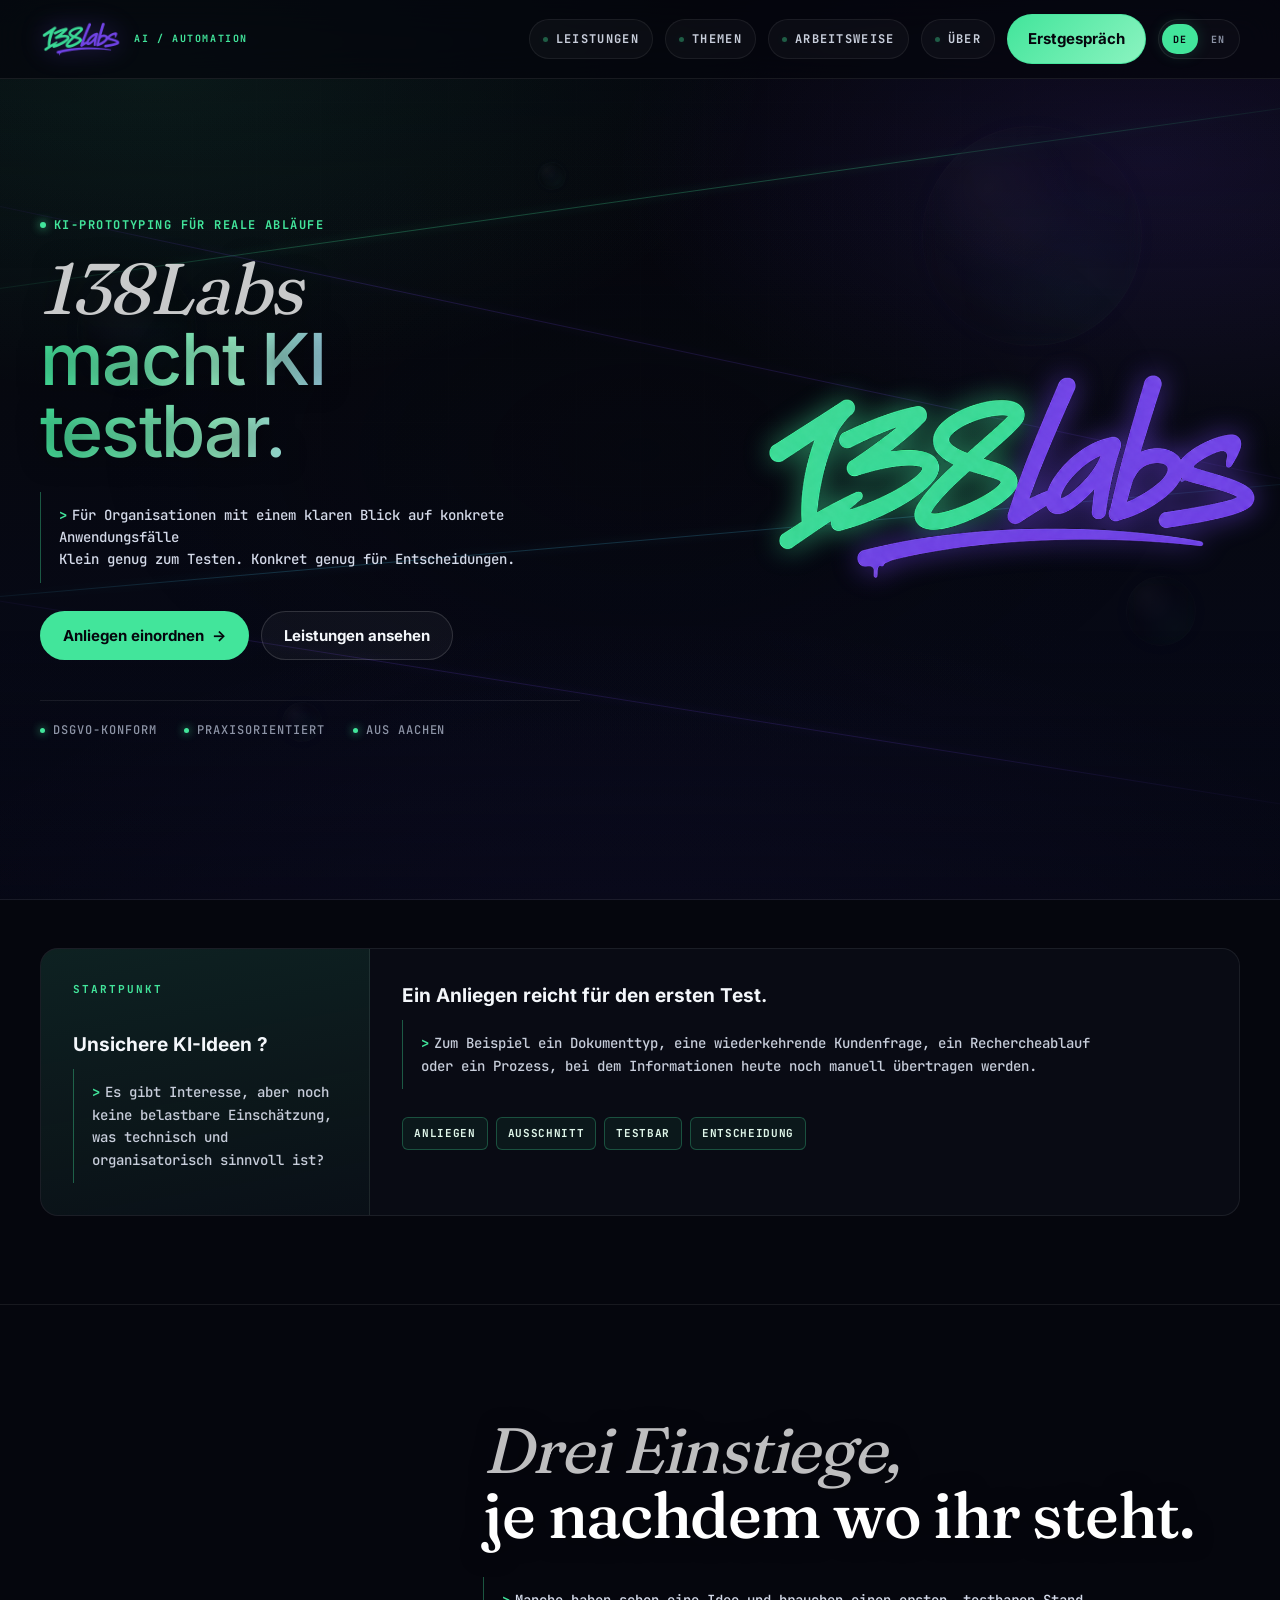
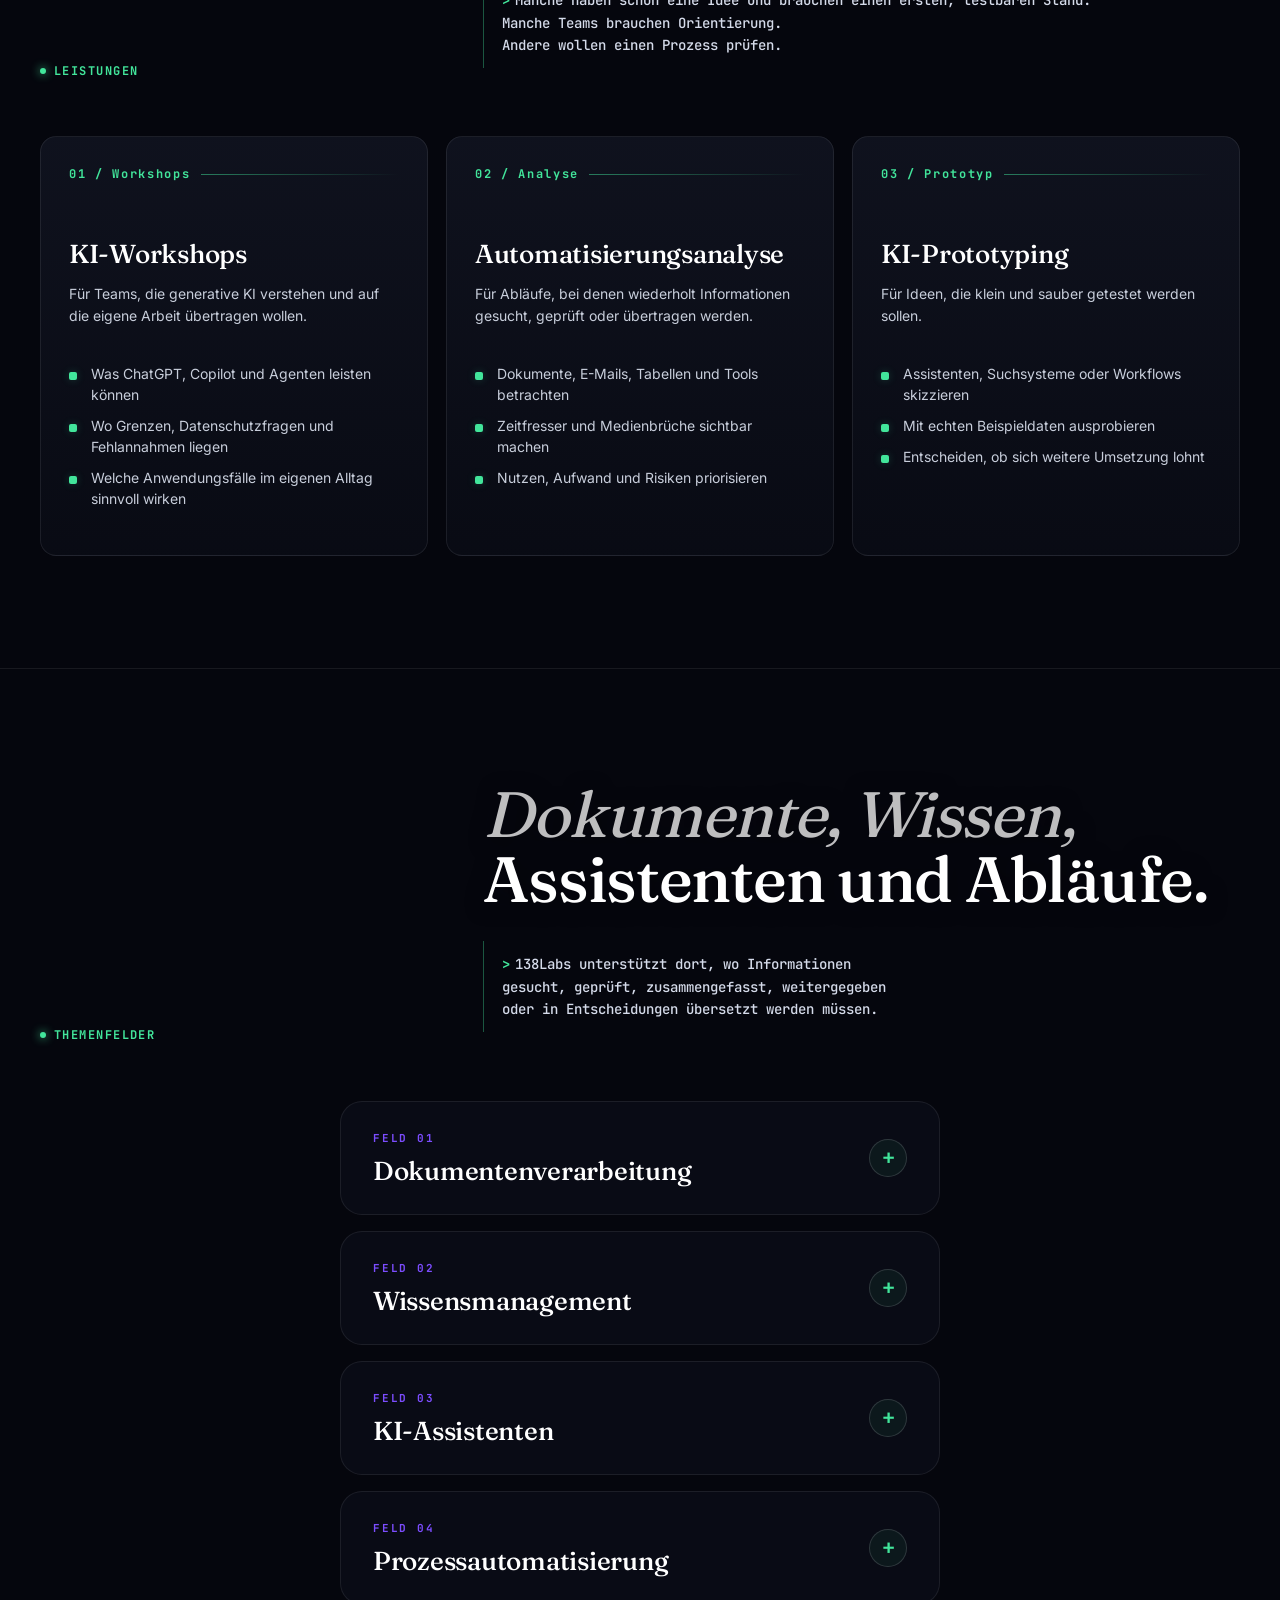
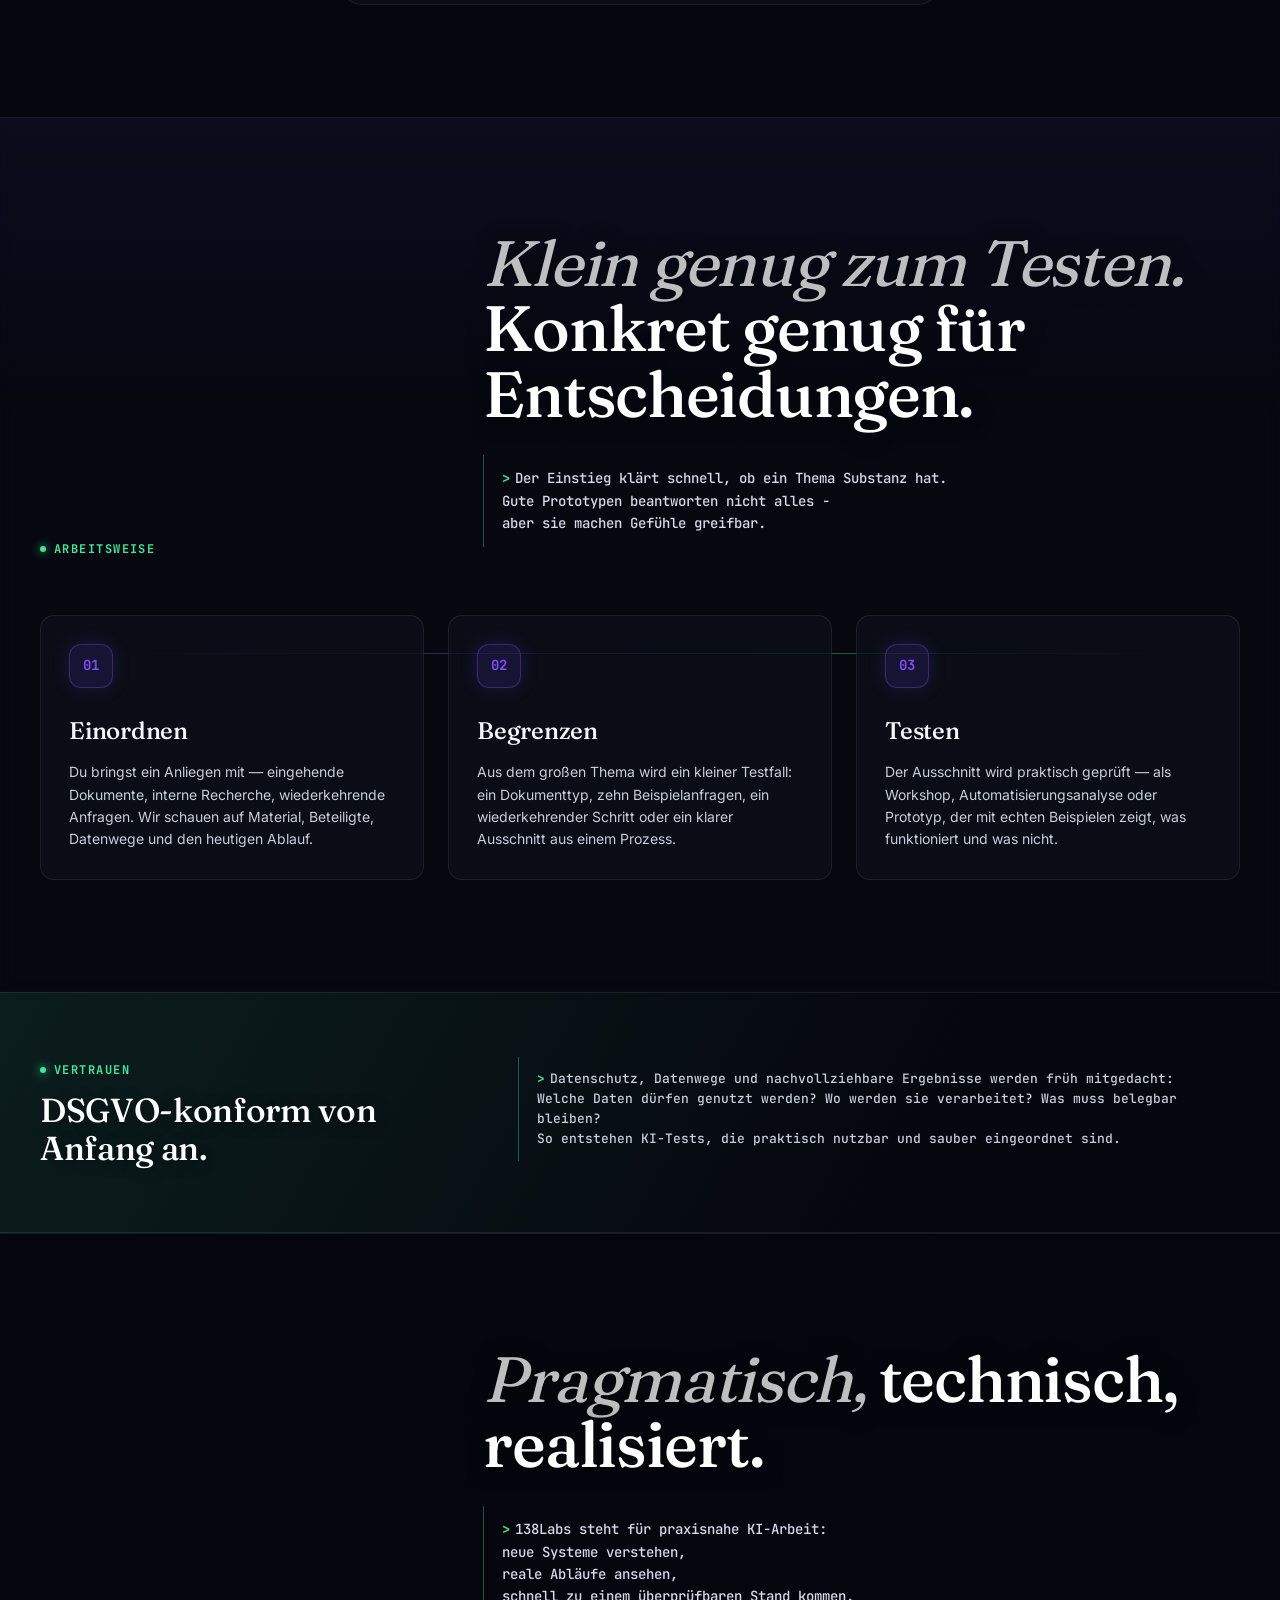
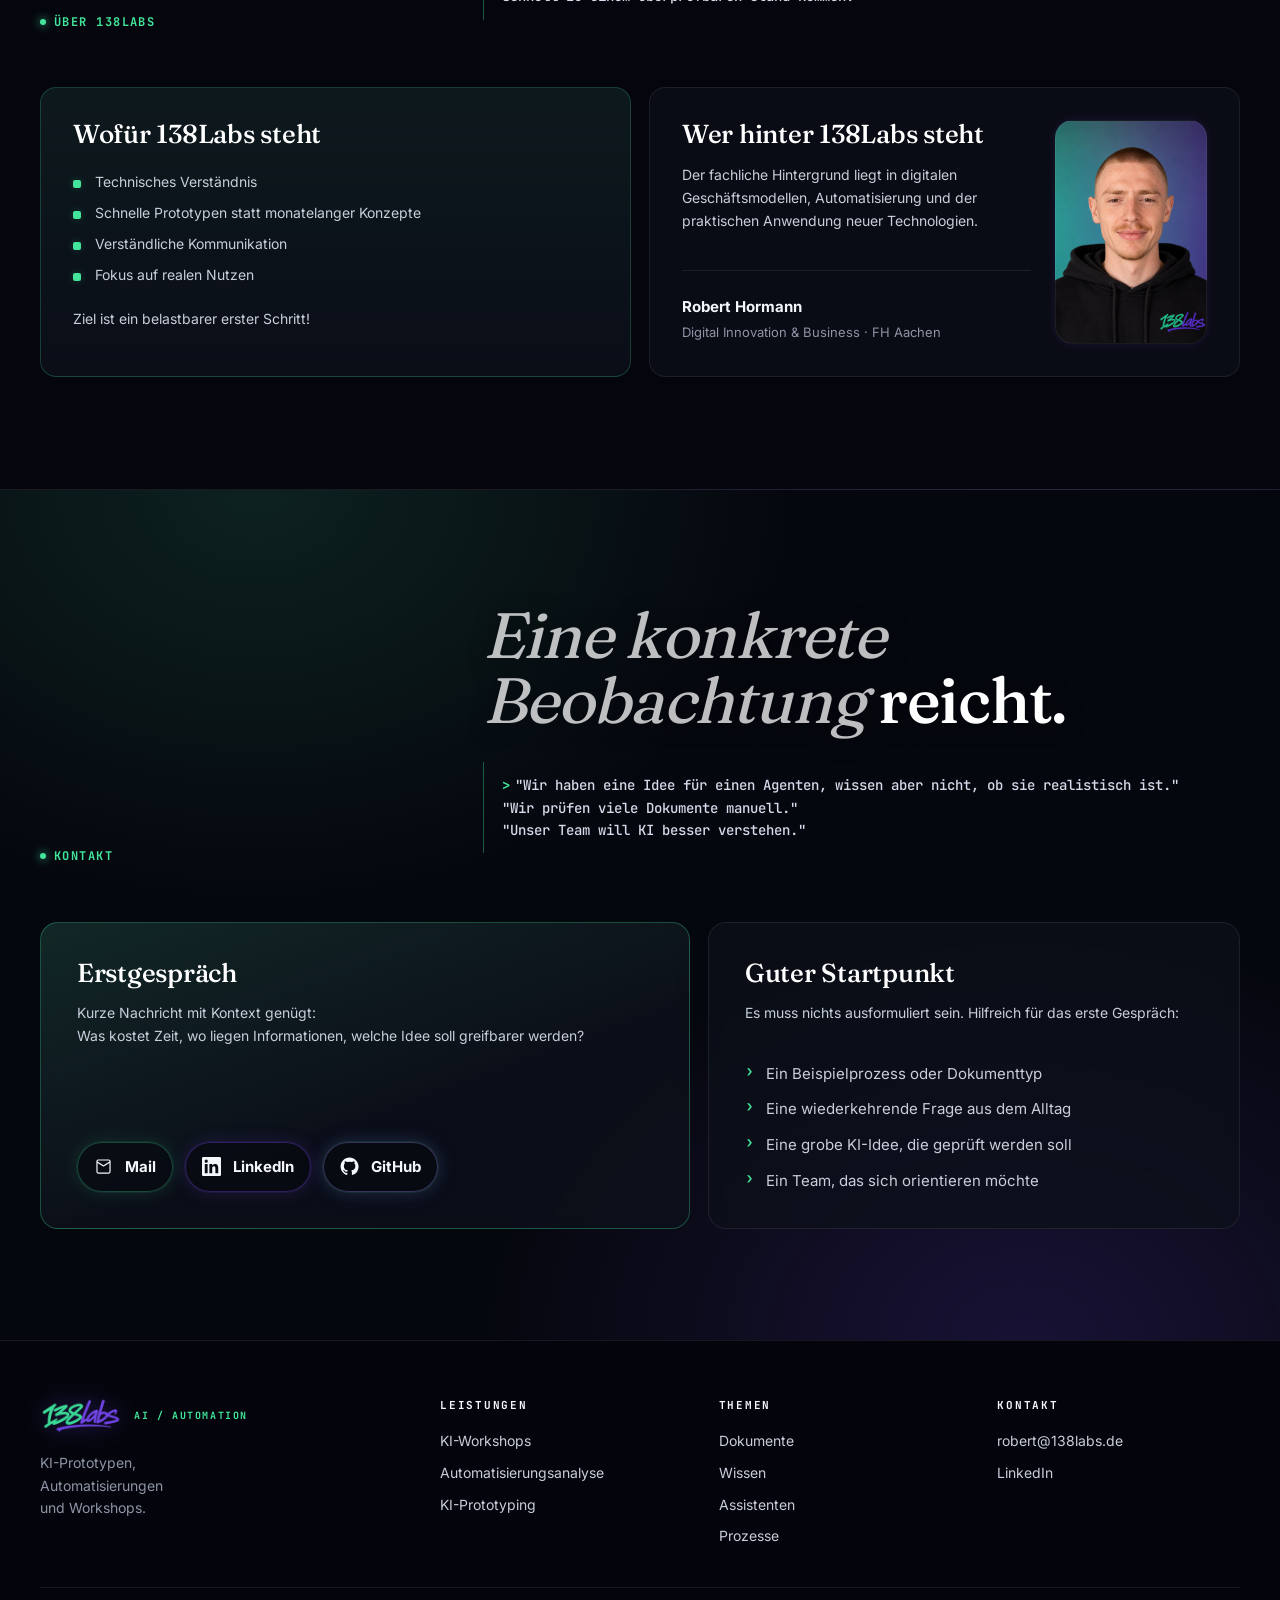
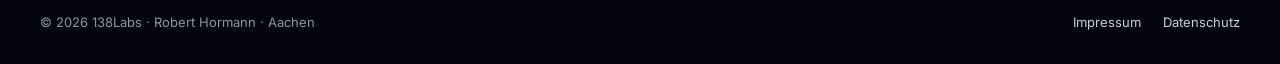
<file: index.html>
<!doctype html>
<html lang="de">
<head>
  <meta charset="utf-8" />
  <meta name="viewport" content="width=device-width, initial-scale=1" />
  <title>138Labs — KI testbar machen</title>
  <meta
    name="description"
    content="138 Labs entwickelt KI-Prototypen, Automatisierungen und Workshops für Organisationen, die konkrete KI-Anwendungsfälle testen wollen."
  />
  <link rel="icon" type="image/svg+xml" href="favicon.svg" />
  <link rel="icon" type="image/png" href="favicon.png" />
  <link rel="stylesheet" href="assets/fonts/fonts.css" />
  <style>
    :root {
      --ink: #f4f7fb;
      --ink-soft: #c8cedb;
      --muted: #8d94a6;
      --paper: #ede4d1;
      --paper-soft: #d9ccb5;
      --charcoal: #05060d;
      --charcoal-2: #0a0c16;
      --charcoal-3: #11141f;
      --green: #42e59b;
      --green-glow: rgba(66, 229, 155, 0.22);
      --violet: #7c4dff;
      --violet-glow: rgba(124, 77, 255, 0.26);
      --red: #f05d4f;
      --line: rgba(255, 255, 255, 0.08);
      --line-strong: rgba(255, 255, 255, 0.14);
      --max: 1200px;
      --serif: "Fraunces", Georgia, "Times New Roman", ui-serif, serif;
      --sans: "Inter", ui-sans-serif, system-ui, -apple-system, BlinkMacSystemFont, "Segoe UI", sans-serif;
      --mono: "JetBrains Mono", ui-monospace, "SFMono-Regular", Consolas, monospace;
    }

    * {
      box-sizing: border-box;
    }

    html {
      scroll-behavior: smooth;
      scroll-padding-top: 96px;
    }

    body {
      margin: 0;
      background: var(--charcoal);
      color: var(--ink);
      font-family: var(--sans);
      font-size: 14px;
      line-height: 1.55;
      overflow-x: hidden;
      -webkit-font-smoothing: antialiased;
      text-rendering: optimizeLegibility;
    }

    /* ===========================================================
       Cinematic background: spectral lasers + drifting bubbles
       =========================================================== */
    .scene {
      position: fixed;
      inset: 0;
      pointer-events: none;
      z-index: 0;
      overflow: hidden;
      background:
        radial-gradient(ellipse 80% 60% at 12% 8%, rgba(66, 229, 155, 0.10), transparent 60%),
        radial-gradient(ellipse 70% 55% at 90% 18%, rgba(124, 77, 255, 0.13), transparent 60%),
        radial-gradient(ellipse 100% 70% at 50% 110%, rgba(124, 77, 255, 0.06), transparent 60%),
        linear-gradient(180deg, #05060d 0%, #06080f 40%, #07091a 100%);
    }

    .scene::before {
      content: "";
      position: absolute;
      inset: -10%;
      background-image:
        linear-gradient(rgba(255, 255, 255, 0.018) 1px, transparent 1px),
        linear-gradient(90deg, rgba(255, 255, 255, 0.018) 1px, transparent 1px);
      background-size: 64px 64px;
      mask-image: radial-gradient(ellipse 70% 60% at 50% 30%, #000 35%, transparent 70%);
      -webkit-mask-image: radial-gradient(ellipse 70% 60% at 50% 30%, #000 35%, transparent 70%);
      opacity: 0.28;
    }

    /* Soft veil — dims bubbles & lasers behind content for readability */
    .scene::after {
      content: "";
      position: absolute;
      inset: 0;
      background:
        radial-gradient(ellipse 60% 50% at 50% 50%, rgba(5, 6, 13, 0.35), transparent 70%),
        linear-gradient(180deg, rgba(5, 6, 13, 0.25) 0%, transparent 30%, transparent 70%, rgba(5, 6, 13, 0.4) 100%);
      pointer-events: none;
    }

    .lasers {
      position: absolute;
      inset: 0;
      pointer-events: none;
    }

    .laser {
      position: absolute;
      left: -10%;
      width: 120%;
      height: 1px;
      transform-origin: 50% 50%;
      opacity: 0.3;
      animation: laser-shimmer 11s ease-in-out infinite;
      filter: drop-shadow(0 0 4px currentColor);
    }

    .laser.green { color: var(--green); }
    .laser.violet { color: var(--violet); }
    .laser.cyan { color: #4dd6ff; }

    .laser::before {
      content: "";
      position: absolute;
      inset: 0;
      background: linear-gradient(90deg, transparent 0%, currentColor 32%, currentColor 68%, transparent 100%);
    }

    .laser.l1 { top: 22%; transform: rotate(-8deg); animation-delay: 0s; opacity: 0.32; }
    .laser.l2 { top: 38%; transform: rotate(12deg); animation-delay: -2.4s; opacity: 0.22; }
    .laser.l3 { top: 60%; transform: rotate(-5deg); animation-delay: -4.8s; opacity: 0.26; }
    .laser.l4 { top: 78%; transform: rotate(9deg); animation-delay: -1.2s; opacity: 0.2; }

    @keyframes laser-shimmer {
      0%, 100% { transform: rotate(var(--r, -8deg)) translateX(0); opacity: 0.18; }
      50%      { opacity: 0.4; }
    }

    .bubbles {
      position: absolute;
      inset: 0;
      pointer-events: none;
    }

    .bubble {
      position: absolute;
      border-radius: 50%;
      background:
        radial-gradient(circle at 30% 28%, rgba(255, 255, 255, 0.10), transparent 40%),
        radial-gradient(circle at 70% 75%, rgba(66, 229, 155, 0.10), transparent 55%),
        radial-gradient(circle at 50% 50%, rgba(124, 77, 255, 0.06), transparent 65%);
      border: 1px solid rgba(255, 255, 255, 0.05);
      box-shadow:
        inset 0 0 24px rgba(255, 255, 255, 0.04),
        0 0 30px rgba(124, 77, 255, 0.07);
      backdrop-filter: blur(8px);
      -webkit-backdrop-filter: blur(8px);
      filter: blur(0.5px);
      animation: drift 26s ease-in-out infinite;
      opacity: 0.35;
    }

    .bubble.b1 { width: 220px; height: 220px; top: 14%; left: 72%; animation-delay: 0s; opacity: 0.3; }
    .bubble.b2 { width: 120px; height: 120px; top: 30%; left: 6%;  animation-delay: -6s; opacity: 0.28; }
    .bubble.b3 { width: 70px;  height: 70px;  top: 64%; left: 88%; animation-delay: -11s; opacity: 0.25; }
    .bubble.b4 { width: 40px;  height: 40px;  top: 78%; left: 22%; animation-delay: -15s; opacity: 0.3; }
    .bubble.b5 { width: 28px;  height: 28px;  top: 18%; left: 42%; animation-delay: -3s; opacity: 0.3; }

    @keyframes drift {
      0%, 100% { transform: translate(0, 0) scale(1); }
      33%      { transform: translate(18px, -22px) scale(1.04); }
      66%      { transform: translate(-12px, 14px) scale(0.98); }
    }

    @media (prefers-reduced-motion: reduce) {
      .laser, .bubble, .hero-logo-wrap, .hero-logo-wrap::before, .hero-logo-wrap::after { animation: none !important; }
    }

    /* ===========================================================
       Layout primitives
       =========================================================== */
    a { color: inherit; }

    .shell {
      width: min(calc(100% - 40px), var(--max));
      margin: 0 auto;
      position: relative;
      z-index: 1;
    }

    main, header, footer { position: relative; z-index: 1; }

    section {
      padding: 112px 0;
      position: relative;
    }

    section + section {
      border-top: 1px solid var(--line);
    }

    h1, h2, h3, h4, p { margin-top: 0; }

    .kicker {
      display: inline-flex;
      align-items: center;
      gap: 8px;
      color: var(--green);
      font-family: var(--mono);
      font-size: 12px;
      font-weight: 700;
      letter-spacing: 0.12em;
      text-transform: uppercase;
    }

    .kicker::before {
      content: "";
      width: 6px;
      height: 6px;
      background: var(--green);
      box-shadow: 0 0 10px var(--green);
      border-radius: 999px;
    }

    /* ===========================================================
       Site header
       =========================================================== */
    .site-header {
      position: sticky;
      top: 0;
      z-index: 30;
      background: rgba(5, 6, 13, 0.72);
      backdrop-filter: blur(18px);
      -webkit-backdrop-filter: blur(18px);
      border-bottom: 1px solid rgba(255, 255, 255, 0.08);
      transition: background 180ms ease, border-color 180ms ease, box-shadow 180ms ease;
    }

    .site-header .shell {
      min-height: 78px;
      display: flex;
      align-items: center;
      justify-content: space-between;
      gap: 24px;
      transition: min-height 180ms ease, padding 180ms ease, gap 180ms ease;
    }

    .brand {
      display: inline-flex;
      align-items: center;
      gap: 12px;
      text-decoration: none;
      font-weight: 800;
      letter-spacing: -0.01em;
    }

    .brand img {
      width: 82px;
      height: auto;
      object-fit: contain;
      filter: drop-shadow(0 0 12px rgba(124, 77, 255, 0.35));
      transition: width 180ms ease, filter 180ms ease;
    }

    .brand .brand-text {
      font-size: 17px;
      line-height: 1;
    }

    .brand small {
      display: block;
      color: var(--green);
      font-family: var(--mono);
      font-size: 10px;
      font-weight: 700;
      letter-spacing: 0.16em;
      text-transform: uppercase;
    }

    .nav-toggle {
      display: none;
      width: 44px;
      height: 44px;
      border: 1px solid var(--line-strong);
      border-radius: 999px;
      background: rgba(255, 255, 255, 0.035);
      color: var(--ink);
      cursor: pointer;
      align-items: center;
      justify-content: center;
      transition: border-color 180ms ease, background 180ms ease, box-shadow 180ms ease;
    }

    .nav-toggle:hover,
    .nav-toggle:focus-visible {
      outline: none;
      border-color: rgba(66, 229, 155, 0.5);
      background: rgba(66, 229, 155, 0.08);
      box-shadow: 0 0 18px rgba(66, 229, 155, 0.16);
    }

    .nav-toggle-bars {
      position: relative;
      display: block;
      width: 18px;
      height: 12px;
    }

    .nav-toggle-bars::before,
    .nav-toggle-bars::after {
      content: "";
      position: absolute;
      left: 0;
      width: 100%;
      height: 2px;
      border-radius: 999px;
      background: currentColor;
      transition: transform 180ms ease, top 180ms ease;
    }

    .nav-toggle-bars::before { top: 1px; }
    .nav-toggle-bars::after { top: 9px; }

    .site-header.nav-open .nav-toggle-bars::before {
      top: 5px;
      transform: rotate(45deg);
    }

    .site-header.nav-open .nav-toggle-bars::after {
      top: 5px;
      transform: rotate(-45deg);
    }

    .site-nav {
      display: flex;
      flex-wrap: wrap;
      align-items: center;
      gap: 12px;
      transition: gap 180ms ease;
    }

    .site-nav a {
      position: relative;
      display: inline-flex;
      align-items: center;
      min-height: 40px;
      padding: 10px 13px;
      border: 1px solid rgba(255, 255, 255, 0.065);
      border-radius: 999px;
      background: rgba(255, 255, 255, 0.032);
      color: var(--ink-soft);
      font-family: var(--mono);
      font-size: 12px;
      font-weight: 700;
      letter-spacing: 0.11em;
      text-decoration: none;
      text-transform: uppercase;
      transition: color 160ms ease, border-color 180ms ease, background 180ms ease, box-shadow 180ms ease, transform 180ms ease;
    }

    .site-nav a:not(.nav-cta)::before {
      content: "";
      width: 5px;
      height: 5px;
      margin-right: 8px;
      border-radius: 999px;
      background: rgba(66, 229, 155, 0.58);
      box-shadow: 0 0 8px rgba(66, 229, 155, 0.16);
      opacity: 0.64;
    }

    .language-toggle {
      display: inline-flex;
      align-items: center;
      gap: 2px;
      min-height: 40px;
      padding: 3px;
      border: 1px solid rgba(255, 255, 255, 0.07);
      border-radius: 999px;
      background: rgba(255, 255, 255, 0.025);
    }

    .language-toggle button {
      min-width: 36px;
      min-height: 30px;
      border: 0;
      border-radius: 999px;
      background: transparent;
      color: var(--muted);
      font-family: var(--mono);
      font-size: 10px;
      font-weight: 700;
      letter-spacing: 0.12em;
      text-transform: uppercase;
      cursor: pointer;
      transition: background 160ms ease, color 160ms ease, box-shadow 180ms ease;
    }

    .language-toggle button:hover,
    .language-toggle button:focus-visible {
      outline: none;
      color: var(--ink);
      background: rgba(66, 229, 155, 0.075);
    }

    .language-toggle button.is-active {
      color: var(--charcoal);
      background: var(--green);
      box-shadow: 0 0 16px rgba(66, 229, 155, 0.18);
    }

    .site-header.is-condensed {
      background: rgba(5, 6, 13, 0.92);
      border-bottom-color: rgba(66, 229, 155, 0.14);
      box-shadow: 0 14px 38px rgba(0, 0, 0, 0.3), 0 0 28px rgba(66, 229, 155, 0.04);
    }

    .site-header.is-condensed .shell {
      min-height: 56px;
    }

    .site-header.is-condensed .brand img {
      width: 66px;
      filter: drop-shadow(0 0 8px rgba(124, 77, 255, 0.28));
    }

    .site-header.is-condensed .site-nav {
      gap: 8px;
    }

    .site-header.is-condensed .site-nav a {
      min-height: 36px;
      padding: 8px 11px;
      font-size: 11px;
    }

    .site-nav a:hover,
    .site-nav a:focus-visible {
      color: var(--ink);
      outline: none;
      border-color: rgba(66, 229, 155, 0.32);
      background: rgba(66, 229, 155, 0.075);
      box-shadow: 0 0 20px rgba(66, 229, 155, 0.12);
      transform: translateY(-1px);
    }

    .site-nav .nav-cta {
      min-height: 46px;
      color: var(--charcoal) !important;
      border-color: rgba(66, 229, 155, 0.78) !important;
      background: linear-gradient(135deg, var(--green), #8bf3c0);
      border-radius: 999px;
      padding: 12px 20px;
      font-family: var(--sans);
      font-size: 15px;
      font-weight: 700;
      letter-spacing: 0;
      text-transform: none;
      transition: box-shadow 200ms ease, transform 200ms ease;
    }

    .site-nav .nav-cta:hover,
    .site-nav .nav-cta:focus-visible {
      background: linear-gradient(135deg, var(--green), #a2f7ce);
      box-shadow: 0 0 0 4px rgba(66, 229, 155, 0.18), 0 0 24px rgba(66, 229, 155, 0.35);
      transform: translateY(-1px);
    }

    .site-header.is-condensed .site-nav .nav-cta {
      min-height: 40px;
      padding: 9px 16px;
      font-size: 14px;
    }

    /* ===========================================================
       Hero
       =========================================================== */
    .hero {
      min-height: min(820px, calc(100svh - 72px));
      padding: clamp(36px, 7svh, 56px) 0 clamp(56px, 10svh, 82px);
      display: flex;
      align-items: center;
      overflow: hidden;
    }

    .hero .shell {
      max-width: 1200px;
      display: grid;
      grid-template-columns: minmax(0, 1.05fr) minmax(0, 0.95fr);
      gap: 48px;
      align-items: center;
    }

    .hero-content {
      max-width: 60ch;
    }

    .hero-logo-wrap {
      width: min(100%, clamp(360px, 42vw, 520px));
      margin: 0 -32px 0 auto;
      justify-self: end;
      position: relative;
    }

    .hero-logo-wrap::before,
    .hero-logo-wrap::after {
      content: "";
      position: absolute;
      inset: 0;
      background: url("logo-glow-green.png") center / contain no-repeat;
      filter: blur(14px);
      opacity: 0.55;
      pointer-events: none;
      z-index: -1;
      animation: logo-aura 9s ease-in-out infinite;
    }

    .hero-logo-wrap::after {
      background-image: url("logo-glow-violet.png");
      animation-direction: reverse;
    }

    .hero-logo {
      display: block;
      width: 100%;
      height: auto;
      position: relative;
      z-index: 1;
    }

    .hero h1 {
      max-width: 16ch;
      margin-bottom: 24px;
      margin-top: 18px;
      font-family: var(--serif);
      font-size: clamp(42px, 5.6vw, 72px);
      font-weight: 500;
      line-height: 1;
      letter-spacing: -0.02em;
      color: #ffffff;
      text-shadow: 0 2px 24px rgba(5, 6, 13, 0.55);
    }

    .hero h1 em {
      font-style: italic;
      color: rgba(255, 255, 255, 0.78);
      font-weight: 400;
    }

    .hero h1 .accent {
      display: block;
      background: linear-gradient(92deg, var(--green) 0%, #9df8cb 35%, var(--violet) 100%);
      -webkit-background-clip: text;
      background-clip: text;
      color: transparent;
      font-weight: 500;
      font-family: var(--sans);
      letter-spacing: -0.025em;
    }

    .intro {
      position: relative;
      width: fit-content;
      max-width: min(100%, 720px);
      margin: 8px 0 12px;
      padding: 12px 0 12px 18px;
      border-left: 1px solid rgba(66, 229, 155, 0.36);
      color: #d5dbea;
      font-family: var(--mono);
      font-size: 14px;
      line-height: 1.6;
      letter-spacing: 0;
    }

    .intro::before {
      content: ">";
      display: inline-block;
      margin-right: 0.35em;
      color: var(--green);
      font-family: var(--mono);
      font-size: inherit;
      font-weight: 700;
      transform: translateY(-0.02em);
    }

    .hero-actions {
      display: flex;
      flex-wrap: wrap;
      gap: 12px;
      margin-top: 28px;
    }

    .hero-meta {
      display: flex;
      flex-wrap: wrap;
      gap: 28px;
      margin-top: clamp(24px, 5svh, 40px);
      padding-top: 20px;
      border-top: 1px solid var(--line);
      color: var(--muted);
      font-family: var(--mono);
      font-size: 12px;
      letter-spacing: 0.08em;
      text-transform: uppercase;
    }

    .hero-meta span {
      display: inline-flex;
      align-items: center;
      gap: 8px;
    }

    .hero-meta span::before {
      content: "";
      width: 5px;
      height: 5px;
      border-radius: 999px;
      background: var(--green);
      box-shadow: 0 0 8px var(--green);
    }

    /* ===========================================================
       Buttons
       =========================================================== */
    .button {
      display: inline-flex;
      align-items: center;
      justify-content: center;
      gap: 8px;
      min-height: 48px;
      border: 1px solid var(--line-strong);
      border-radius: 999px;
      padding: 12px 22px;
      color: var(--ink);
      font-weight: 700;
      font-size: 15px;
      text-decoration: none;
      transition: border-color 180ms ease, box-shadow 200ms ease, color 180ms ease, background 180ms ease, transform 200ms ease;
    }

    .button .arrow {
      display: inline-block;
      transition: transform 200ms ease;
    }

    .button:hover .arrow,
    .button:focus-visible .arrow { transform: translateX(3px); }

    .button:hover,
    .button:focus-visible {
      outline: none;
      transform: translateY(-1px);
    }

    .button-primary {
      border-color: transparent;
      background: var(--green);
      color: var(--charcoal);
    }

    .button-primary:hover,
    .button-primary:focus-visible {
      box-shadow:
        0 0 0 1px rgba(66, 229, 155, 0.25),
        0 8px 32px rgba(66, 229, 155, 0.35);
    }

    .button-secondary {
      background: rgba(255, 255, 255, 0.04);
    }

    .button-secondary:hover,
    .button-secondary:focus-visible {
      border-color: rgba(124, 77, 255, 0.6);
      background: rgba(124, 77, 255, 0.08);
      box-shadow: 0 0 0 1px rgba(124, 77, 255, 0.18), 0 8px 28px rgba(124, 77, 255, 0.22);
    }

    /* ===========================================================
       Insight strip (between hero & services)
       =========================================================== */
    .insight-strip {
      padding: 48px 0 88px;
    }

    .insight-card {
      display: grid;
      grid-template-columns: minmax(220px, 0.55fr) minmax(0, 1.45fr);
      gap: 0;
      border: 1px solid var(--line);
      border-radius: 18px;
      background: rgba(13, 16, 26, 0.6);
      backdrop-filter: blur(8px);
      overflow: hidden;
    }

    .insight-side,
    .insight-main {
      padding: 32px;
    }

    .insight-side {
      background: linear-gradient(170deg, rgba(66, 229, 155, 0.10), rgba(66, 229, 155, 0.02));
      border-right: 1px solid var(--line);
    }

    .insight-side .small-label {
      display: block;
      margin-bottom: 32px;
      color: var(--green);
      font-family: var(--mono);
      font-size: 11px;
      font-weight: 700;
      letter-spacing: 0.18em;
      text-transform: uppercase;
    }

    .insight-side strong,
    .insight-main strong {
      display: block;
      margin-bottom: 10px;
      font-size: 19px;
      font-weight: 700;
    }

    .insight-side p,
    .insight-main p {
      color: var(--ink-soft);
      line-height: 1.6;
      margin-bottom: 0;
    }

    .insight-path {
      display: flex;
      flex-wrap: wrap;
      gap: 8px;
      margin-top: 28px;
    }

    .insight-path span {
      border: 1px solid rgba(66, 229, 155, 0.28);
      background: rgba(66, 229, 155, 0.06);
      color: #dff6e9;
      padding: 7px 11px;
      border-radius: 6px;
      font-family: var(--mono);
      font-size: 11px;
      font-weight: 600;
      letter-spacing: 0.06em;
      text-transform: uppercase;
    }

    /* ===========================================================
       Section heads
       =========================================================== */
    .section-head {
      display: grid;
      grid-template-columns: 0.35fr 0.65fr;
      gap: 36px;
      align-items: end;
      margin-bottom: 56px;
    }

    .section-head h2 {
      max-width: 18ch;
      margin-bottom: 0;
      font-family: var(--serif);
      font-size: clamp(36px, 5.2vw, 64px);
      font-weight: 500;
      line-height: 1.02;
      letter-spacing: -0.02em;
      color: #ffffff;
      text-shadow: 0 2px 20px rgba(5, 6, 13, 0.5);
    }

    .section-head h2 em {
      font-style: italic;
      color: rgba(255, 255, 255, 0.74);
      font-weight: 400;
    }

    .section-head p { max-width: 52ch; }

    #leistungen .section-head .intro,
    #arbeitsweise .section-head .intro,
    #ueber .section-head .intro,
    #kontakt .section-head .intro {
      width: 100%;
      max-width: none;
    }

    .trust-band p.intro {
      width: 100%;
      max-width: none;
    }

    /* ===========================================================
       Services
       =========================================================== */
    .services-grid {
      display: grid;
      grid-template-columns: repeat(3, minmax(0, 1fr));
      gap: 18px;
    }

    .service-card {
      position: relative;
      min-height: 420px;
      padding: 28px;
      display: flex;
      flex-direction: column;
      border: 1px solid var(--line);
      border-radius: 16px;
      background: linear-gradient(180deg, rgba(20, 24, 38, 0.7), rgba(11, 14, 24, 0.7));
      backdrop-filter: blur(6px);
      transition: transform 240ms ease, border-color 240ms ease, box-shadow 240ms ease;
      overflow: hidden;
    }

    .service-card::before {
      content: "";
      position: absolute;
      inset: 0;
      background: radial-gradient(circle at 100% 0%, rgba(124, 77, 255, 0.20), transparent 55%);
      opacity: 0;
      transition: opacity 280ms ease;
      pointer-events: none;
    }

    .service-card:hover {
      transform: translateY(-4px);
      border-color: rgba(124, 77, 255, 0.45);
      box-shadow: 0 18px 50px rgba(0, 0, 0, 0.5), 0 0 0 1px rgba(124, 77, 255, 0.2);
    }

    .service-card:hover::before { opacity: 1; }

    .service-card > * { position: relative; }

    .service-card .number {
      display: inline-flex;
      align-items: center;
      gap: 10px;
      margin-bottom: 56px;
      color: var(--green);
      font-family: var(--mono);
      font-size: 12px;
      font-weight: 700;
      letter-spacing: 0.14em;
    }

    .service-card .number::after {
      content: "";
      flex: 1;
      height: 1px;
      background: linear-gradient(90deg, rgba(66, 229, 155, 0.5), transparent);
      min-width: 60px;
    }

    .service-card h3,
    .field-card h3,
    .about-card h3,
    .contact-card h3 {
      margin-bottom: 14px;
      font-family: var(--serif);
      font-size: 26px;
      font-weight: 500;
      line-height: 1.12;
      letter-spacing: -0.01em;
      color: #ffffff;
    }

    .service-card > p,
    .field-card > p {
      color: var(--ink-soft);
      line-height: 1.6;
    }

    .service-card ul,
    .field-card ul,
    .about-card ul {
      display: grid;
      gap: 10px;
      margin: 22px 0 0;
      padding: 0;
      list-style: none;
    }

    .service-card li,
    .field-card li,
    .about-card li {
      position: relative;
      padding-left: 22px;
      color: var(--ink-soft);
      line-height: 1.5;
    }

    .service-card li::before,
    .field-card li::before,
    .about-card li::before {
      content: "";
      position: absolute;
      top: 0.62em;
      left: 0;
      width: 8px;
      height: 8px;
      border-radius: 2px;
      background: var(--green);
      box-shadow: 0 0 8px var(--green-glow);
    }

    /* ===========================================================
       Thread / Fields
       =========================================================== */
    .fields-grid {
      display: grid;
      grid-template-columns: 1fr;
      gap: 16px;
      align-items: start;
      width: min(100%, 600px);
      margin: 0 auto;
    }

    .field-card {
      position: relative;
      z-index: 1;
      overflow: hidden;
      border: 1px solid var(--line);
      border-radius: 22px;
      background: rgba(11, 14, 24, 0.85);
      backdrop-filter: blur(6px);
      transform-origin: 50% 50%;
      will-change: transform, box-shadow;
      transition:
        transform 380ms cubic-bezier(0.22, 1, 0.36, 1),
        box-shadow 380ms cubic-bezier(0.22, 1, 0.36, 1),
        border-color 280ms ease,
        background 280ms ease,
        opacity 320ms ease;
    }

    .field-card:not([open]):hover {
      transform: translateY(-3px);
      border-color: rgba(66, 229, 155, 0.28);
      box-shadow: 0 14px 32px rgba(0, 0, 0, 0.42);
    }

    .field-card[open] {
      z-index: 20;
      background: rgba(22, 26, 42, 0.95);
      border-color: rgba(124, 77, 255, 0.5);
      border-radius: 22px;
      transform: translateY(-4px);
      box-shadow:
        0 32px 70px rgba(0, 0, 0, 0.55),
        0 0 0 1px rgba(124, 77, 255, 0.25),
        0 0 60px rgba(124, 77, 255, 0.22);
    }

    /* Push neighbours back when one card is open */
    .fields-grid:has(.field-card[open]) .field-card:not([open]) {
      opacity: 0.5;
      transform: scale(0.99);
      filter: saturate(0.85);
    }

    .field-card summary {
      position: relative;
      z-index: 3;
      cursor: pointer;
      list-style: none;
      padding: 28px 32px;
      display: grid;
      grid-template-columns: minmax(0, 1fr) auto;
      align-items: center;
      gap: 18px;
      transition: background 200ms ease;
      user-select: none;
      border-radius: inherit;
    }

    .field-card[open] summary {
      background:
        linear-gradient(135deg, rgba(124, 77, 255, 0.1), transparent 62%),
        rgba(255, 255, 255, 0.018);
      border-radius: 22px 22px 14px 14px;
    }

    .field-card summary::-webkit-details-marker { display: none; }
    .field-card summary::marker { content: ""; }

    .field-card:not([open]) summary:hover {
      background: rgba(255, 255, 255, 0.025);
    }

    .field-card summary:focus-visible {
      outline: none;
      box-shadow: inset 0 0 0 2px rgba(66, 229, 155, 0.4);
    }

    .field-card .field-num {
      display: block;
      margin-bottom: 10px;
      color: var(--violet);
      font-family: var(--mono);
      font-size: 11px;
      font-weight: 700;
      letter-spacing: 0.16em;
      text-transform: uppercase;
    }

    .field-card summary h3 {
      margin: 0;
      min-width: 0;
    }

    .field-toggle {
      flex: 0 0 auto;
      width: 38px;
      height: 38px;
      border-radius: 999px;
      border: 1px solid var(--line-strong);
      display: inline-flex;
      align-items: center;
      justify-content: center;
      font-family: var(--mono);
      font-size: 22px;
      font-weight: 400;
      line-height: 1;
      color: var(--green);
      background: rgba(66, 229, 155, 0.06);
      transition:
        transform 420ms cubic-bezier(0.34, 1.56, 0.64, 1),
        background 280ms ease,
        border-color 280ms ease,
        color 280ms ease,
        box-shadow 280ms ease;
    }

    .field-card:hover .field-toggle {
      background: rgba(66, 229, 155, 0.18);
      border-color: var(--green);
      color: var(--green);
      box-shadow: 0 0 16px var(--green-glow);
    }

    .field-card[open] .field-toggle {
      transform: rotate(45deg);
      background: rgba(124, 77, 255, 0.16);
      border-color: var(--violet);
      color: var(--violet);
      box-shadow: 0 0 16px var(--violet-glow);
    }

    .field-body {
      position: relative;
      margin: 14px 22px 22px;
      padding: 32px 30px 30px;
      border: 1px solid rgba(124, 77, 255, 0.5);
      border-radius: 34px 34px 30px 30px;
      background:
        linear-gradient(180deg, rgba(22, 26, 42, 0.95), rgba(13, 17, 29, 0.98) 42px),
        linear-gradient(155deg, rgba(124, 77, 255, 0.14), rgba(66, 229, 155, 0.06) 52%, transparent 100%),
        rgba(13, 17, 29, 0.98);
      box-shadow:
        0 28px 62px rgba(0, 0, 0, 0.5),
        0 0 42px rgba(124, 77, 255, 0.16);
      backdrop-filter: blur(10px);
      animation: field-expand 360ms cubic-bezier(0.22, 1, 0.36, 1);
      transform-origin: top center;
    }

    .field-body p {
      margin: 0 0 14px;
      color: var(--ink-soft);
      line-height: 1.6;
    }

    .field-body ul {
      display: grid;
      gap: 10px;
      margin: 16px 0 0;
      padding: 0;
      list-style: none;
    }

    .field-body li {
      position: relative;
      padding-left: 22px;
      color: var(--ink-soft);
      line-height: 1.5;
    }

    .field-body li::before {
      content: "";
      position: absolute;
      top: 0.62em;
      left: 0;
      width: 8px;
      height: 8px;
      border-radius: 2px;
      background: var(--green);
      box-shadow: 0 0 8px var(--green-glow);
    }

    @keyframes field-expand {
      0%   { opacity: 0; transform: translateY(-14px) scale(0.96); }
      55%  { opacity: 1; }
      100% { opacity: 1; transform: translateY(0) scale(1); }
    }

    /* ===========================================================
       Process
       =========================================================== */
    .process {
      background:
        linear-gradient(180deg, rgba(124, 77, 255, 0.06), transparent 35%),
        rgba(7, 9, 17, 0.6);
      backdrop-filter: blur(6px);
    }

    .process-grid {
      display: grid;
      grid-template-columns: repeat(3, minmax(0, 1fr));
      gap: 24px;
      position: relative;
    }

    .process-grid::before {
      content: "";
      position: absolute;
      top: 38px;
      left: 5%;
      right: 5%;
      height: 1px;
      background: linear-gradient(90deg, transparent, var(--violet), var(--green), transparent);
      opacity: 0.4;
      pointer-events: none;
    }

    .step {
      position: relative;
      padding: 28px;
      border: 1px solid var(--line);
      border-radius: 14px;
      background: rgba(13, 16, 26, 0.75);
    }

    .step-number {
      display: inline-flex;
      align-items: center;
      justify-content: center;
      width: 44px;
      height: 44px;
      margin-bottom: 24px;
      border-radius: 12px;
      background: rgba(124, 77, 255, 0.12);
      border: 1px solid rgba(124, 77, 255, 0.35);
      color: var(--violet);
      font-family: var(--mono);
      font-weight: 700;
      font-size: 14px;
      box-shadow: 0 0 18px rgba(124, 77, 255, 0.18);
    }

    .step h3 {
      margin-bottom: 12px;
      font-family: var(--serif);
      font-size: 24px;
      font-weight: 500;
      letter-spacing: -0.01em;
    }

    .step p {
      color: var(--ink-soft);
      line-height: 1.6;
      margin: 0;
    }

    /* ===========================================================
       Trust band
       =========================================================== */
    .trust-band {
      padding: 64px 0;
      border-top: 1px solid var(--line);
      border-bottom: 1px solid var(--line);
      background:
        linear-gradient(120deg, rgba(66, 229, 155, 0.10), transparent 70%),
        rgba(7, 9, 17, 0.7);
    }

    .trust-band .shell {
      display: grid;
      grid-template-columns: 0.38fr 0.62fr;
      gap: 36px;
      align-items: start;
    }

    .trust-band h2 {
      margin: 0;
      color: #ffffff;
      text-shadow: 0 2px 16px rgba(5, 6, 13, 0.45);
      font-family: var(--serif);
      font-size: clamp(26px, 2.6vw, 34px);
      font-weight: 500;
      letter-spacing: -0.01em;
      line-height: 1.15;
    }

    .trust-band p {
      margin: 0;
      color: var(--ink-soft);
      font-size: 17px;
      line-height: 1.7;
    }

    .trust-band p.intro {
      font-size: 13px;
      line-height: 1.55;
    }

    /* ===========================================================
       About
       =========================================================== */
    .about-grid {
      display: grid;
      grid-template-columns: repeat(2, minmax(0, 1fr));
      gap: 18px;
    }

    .about-card {
      padding: 32px;
      border: 1px solid var(--line);
      border-radius: 16px;
      background: rgba(13, 16, 26, 0.7);
    }

    .about-card.featured {
      background:
        linear-gradient(180deg, rgba(66, 229, 155, 0.06), rgba(11, 14, 24, 0.85)),
        rgba(13, 16, 26, 0.7);
      border-color: rgba(66, 229, 155, 0.22);
    }

    .about-card p {
      color: var(--ink-soft);
      line-height: 1.65;
    }

    .about-card em {
      color: var(--ink);
      font-style: normal;
    }

    .about-card.about-founder {
      display: grid;
      grid-template-columns: minmax(0, 1fr) 152px;
      gap: 24px;
      align-items: stretch;
    }

    .about-founder-copy {
      display: flex;
      flex-direction: column;
    }

    .founder {
      display: flex;
      align-items: center;
      gap: 18px;
      margin-top: 24px;
      padding-top: 24px;
      border-top: 1px solid var(--line);
    }

    .founder-mark {
      width: 100%;
      min-height: 100%;
      border-radius: 18px;
      background: url("person.png") center top / cover no-repeat;
      box-shadow: 0 0 8px rgba(124, 77, 255, 0.14);
      border: 1px solid rgba(255, 255, 255, 0.06);
      align-self: stretch;
    }

    .founder-text strong {
      display: block;
      font-size: 15px;
      margin-bottom: 2px;
    }

    .founder-text span {
      color: var(--muted);
      font-size: 13px;
    }

    /* ===========================================================
       Contact
       =========================================================== */
    .contact {
      background:
        radial-gradient(ellipse 70% 80% at 80% 100%, rgba(124, 77, 255, 0.16), transparent 60%),
        radial-gradient(ellipse 70% 80% at 20% 0%, rgba(66, 229, 155, 0.12), transparent 60%),
        rgba(7, 9, 17, 0.7);
    }

    .contact-grid {
      display: grid;
      grid-template-columns: 1.1fr 0.9fr;
      gap: 18px;
      align-items: stretch;
    }

    .contact-card {
      display: flex;
      flex-direction: column;
      padding: 36px;
      border: 1px solid var(--line);
      border-radius: 18px;
      background: rgba(13, 16, 26, 0.75);
      backdrop-filter: blur(8px);
    }

    .contact-card.primary {
      background:
        linear-gradient(160deg, rgba(66, 229, 155, 0.12), transparent 60%),
        rgba(13, 16, 26, 0.85);
      border-color: rgba(66, 229, 155, 0.3);
    }

    .contact-card p {
      color: var(--ink-soft);
      line-height: 1.6;
    }

    .contact-socials {
      display: flex;
      flex-wrap: wrap;
      gap: 12px;
      margin-top: 28px;
    }

    .contact-card.primary .contact-socials {
      margin-top: auto;
      padding-top: 28px;
    }

    .contact-socials a {
      display: inline-flex;
      align-items: center;
      gap: 12px;
      min-height: 48px;
      padding: 12px 16px;
      border: 1px solid var(--line);
      border-radius: 999px;
      background: rgba(8, 10, 18, 0.7);
      color: var(--ink);
      text-decoration: none;
      font-size: 15px;
      font-weight: 700;
      transition: transform 180ms ease, border-color 180ms ease, box-shadow 180ms ease, background 180ms ease, color 180ms ease;
    }

    .contact-socials a:hover,
    .contact-socials a:focus-visible {
      outline: none;
      transform: translateY(-1px);
      color: #ffffff;
      background: rgba(13, 16, 26, 0.9);
    }

    .contact-socials a:nth-child(1) {
      border-color: rgba(66, 229, 155, 0.28);
      box-shadow: 0 0 0 1px rgba(66, 229, 155, 0.08), 0 0 18px rgba(66, 229, 155, 0.14);
    }

    .contact-socials a:nth-child(1):hover,
    .contact-socials a:nth-child(1):focus-visible {
      border-color: var(--green);
      box-shadow: 0 0 0 1px rgba(66, 229, 155, 0.18), 0 0 24px rgba(66, 229, 155, 0.26);
    }

    .contact-socials a:nth-child(2) {
      border-color: rgba(124, 77, 255, 0.32);
      box-shadow: 0 0 0 1px rgba(124, 77, 255, 0.1), 0 0 18px rgba(124, 77, 255, 0.16);
    }

    .contact-socials a:nth-child(2):hover,
    .contact-socials a:nth-child(2):focus-visible {
      border-color: rgba(124, 77, 255, 0.72);
      box-shadow: 0 0 0 1px rgba(124, 77, 255, 0.18), 0 0 24px rgba(124, 77, 255, 0.28);
    }

    .contact-socials a:nth-child(3) {
      border-color: rgba(160, 153, 255, 0.3);
      box-shadow:
        0 0 0 1px rgba(66, 229, 155, 0.08),
        0 0 16px rgba(66, 229, 155, 0.12),
        0 0 22px rgba(124, 77, 255, 0.16);
    }

    .contact-socials a:nth-child(3):hover,
    .contact-socials a:nth-child(3):focus-visible {
      border-color: rgba(160, 153, 255, 0.6);
      box-shadow:
        0 0 0 1px rgba(66, 229, 155, 0.14),
        0 0 20px rgba(66, 229, 155, 0.18),
        0 0 28px rgba(124, 77, 255, 0.22);
    }

    .contact-socials svg {
      width: 19px;
      height: 19px;
      flex: 0 0 auto;
      fill: currentColor;
    }

    .contact-list {
      display: grid;
      gap: 14px;
      margin: 24px 0 0;
      padding: 0;
      list-style: none;
    }

    .contact-list li {
      display: flex;
      align-items: flex-start;
      gap: 12px;
      color: var(--ink-soft);
      font-size: 15px;
      line-height: 1.45;
    }

    .contact-list li::before {
      content: "›";
      color: var(--green);
      font-family: var(--mono);
      font-weight: 700;
      margin-top: -2px;
    }

    /* ===========================================================
       Footer
       =========================================================== */
    .site-footer {
      padding: 56px 0 32px;
      border-top: 1px solid var(--line);
      background: rgba(5, 6, 13, 0.92);
      color: var(--muted);
    }

    .footer-grid {
      display: grid;
      grid-template-columns: 1.5fr 1fr 1fr 1fr;
      gap: 36px;
      margin-bottom: 40px;
    }

    .footer-grid h4 {
      margin-bottom: 16px;
      color: var(--ink);
      font-family: var(--mono);
      font-size: 11px;
      font-weight: 700;
      letter-spacing: 0.16em;
      text-transform: uppercase;
    }

    .footer-grid ul {
      display: grid;
      gap: 10px;
      margin: 0;
      padding: 0;
      list-style: none;
    }

    .footer-grid a {
      color: var(--ink-soft);
      font-size: 14px;
      text-decoration: none;
      transition: color 160ms ease;
    }

    .footer-grid a:hover { color: var(--green); }

    .footer-brand p {
      margin: 12px 0 0;
      max-width: 32ch;
      font-size: 14px;
      line-height: 1.6;
    }

    .footer-legal {
      display: flex;
      flex-wrap: wrap;
      justify-content: space-between;
      gap: 12px;
      padding-top: 24px;
      border-top: 1px solid var(--line);
      font-size: 13px;
    }

    .footer-legal a {
      color: var(--ink-soft);
      text-decoration: none;
      margin-left: 18px;
    }

    .footer-legal a:hover { color: var(--green); }

    /* ===========================================================
       Reveal on scroll
       =========================================================== */
    .reveal {
      opacity: 0;
      transform: translateY(18px);
      transition: opacity 700ms cubic-bezier(0.2, 0.7, 0.2, 1), transform 700ms cubic-bezier(0.2, 0.7, 0.2, 1);
      will-change: opacity, transform;
    }

    .reveal.is-visible {
      opacity: 1;
      transform: translateY(0);
    }

    /* ===========================================================
       Animations
       =========================================================== */
    @keyframes logo-breathe {
      0%, 100% { transform: translateY(0); }
      50%      { transform: translateY(-3px); }
    }

    @keyframes logo-aura {
      0%, 100% { opacity: 0.42; transform: scale(0.985); }
      50%      { opacity: 0.85; transform: scale(1.03); }
    }

    @keyframes startup-flicker {
      0%        { opacity: 0.15; filter: brightness(0.6) saturate(0.6); }
      9%        { opacity: 1;    filter: brightness(1.35) saturate(1.2); }
      15%       { opacity: 0.38; filter: brightness(0.7) saturate(0.7); }
      24%, 31%  { opacity: 1;    filter: brightness(1.22) saturate(1.15); }
      27%       { opacity: 0.52; filter: brightness(0.75) saturate(0.8); }
      100%      { opacity: 1; }
    }

    /* ===========================================================
       Responsive
       =========================================================== */
    @media (max-width: 1180px) {
      .hero .shell {
        grid-template-columns: minmax(0, 1.05fr) minmax(300px, 0.85fr);
        gap: 32px;
      }

      .hero-logo-wrap {
        width: min(100%, 460px);
        margin-right: 0;
      }
    }

    @media (max-width: 980px) {
      .hero .shell { grid-template-columns: 1fr; gap: 28px; }
      .hero-logo-wrap {
        order: -1;
        margin: 0 0 4px;
        width: min(100%, 440px);
        justify-self: start;
      }
      .section-head { grid-template-columns: 1fr; gap: 18px; }
      .section-head .intro { max-width: none; }
      .services-grid { grid-template-columns: repeat(2, minmax(0, 1fr)); }
      .process-grid { grid-template-columns: 1fr; }
      .process-grid::before { display: none; }
      .trust-band .shell { grid-template-columns: 1fr; }
      .contact-grid { grid-template-columns: 1fr; }
      .insight-card { grid-template-columns: 1fr; }
      .insight-side { border-right: 0; border-bottom: 1px solid var(--line); }
      .about-grid { grid-template-columns: 1fr; }
      .about-card.about-founder { grid-template-columns: 1fr; }
      .founder-mark { min-height: 240px; }
      .footer-grid { grid-template-columns: 1fr 1fr; gap: 28px; }
      section { padding: 88px 0; }
    }

    @media (max-width: 760px) {
      html { scroll-padding-top: 134px; }

      .site-header .shell {
        min-height: auto;
        display: grid;
        grid-template-columns: minmax(0, 1fr) auto;
        align-items: center;
        gap: 12px;
        padding-top: 12px;
        padding-bottom: 12px;
      }

      .site-header.is-condensed .shell {
        gap: 8px;
        padding-top: 8px;
        padding-bottom: 8px;
      }

      .brand {
        gap: 10px;
        width: fit-content;
      }

      .brand img {
        width: 118px;
      }

      .brand small {
        font-size: 9px;
        letter-spacing: 0.14em;
      }

      .site-header.is-condensed .brand img {
        width: 98px;
      }

      .nav-toggle {
        display: inline-flex;
      }

      .site-nav {
        grid-column: 1 / -1;
        width: 100%;
        display: grid;
        grid-template-columns: 1fr;
        gap: 2px;
        max-height: 0;
        overflow: hidden;
        padding: 0;
        border: 0 solid transparent;
        border-radius: 18px;
        background: rgba(8, 10, 18, 0);
        opacity: 0;
        transform: translateY(-4px);
        transition:
          max-height 220ms ease,
          opacity 180ms ease,
          transform 180ms ease,
          padding 180ms ease,
          border-color 180ms ease,
          background 180ms ease;
      }

      .site-header.nav-open .site-nav {
        max-height: 320px;
        padding: 8px;
        border-width: 1px;
        border-color: rgba(255, 255, 255, 0.08);
        background: rgba(8, 10, 18, 0.88);
        opacity: 1;
        transform: translateY(0);
      }

      .site-nav a {
        min-height: 40px;
        font-size: 11px;
        padding: 10px 12px;
        border-radius: 12px;
      }

      .site-nav a:hover,
      .site-nav a:focus-visible {
        background: rgba(255, 255, 255, 0.045);
      }

      .site-header.is-condensed .site-nav {
        gap: 2px;
      }

      .site-header.is-condensed .site-nav a {
        font-size: 11px;
      }

      .nav-cta {
        display: inline-flex;
        justify-content: center;
        margin-top: 4px;
        padding: 10px 14px !important;
      }

      .language-toggle {
        justify-content: center;
        margin-top: 4px;
      }

      .services-grid {
        grid-template-columns: 1fr;
        gap: 14px;
      }

      .service-card {
        min-height: auto;
        padding: 24px;
        border-radius: 18px;
      }

      .service-card .number {
        margin-bottom: 28px;
        font-size: 11px;
        letter-spacing: 0.12em;
      }

      .service-card h3 {
        font-size: 30px;
        line-height: 1.06;
      }

      .service-card ul {
        margin-top: 18px;
      }

      .fields-grid {
        width: 100%;
        gap: 14px;
      }

      .field-card {
        border-radius: 18px;
      }

      .field-card summary {
        grid-template-columns: minmax(0, 1fr) 36px;
        gap: 12px;
        padding: 22px 20px;
      }

      .field-card summary h3 {
        font-size: 28px;
        line-height: 1.05;
        overflow-wrap: anywhere;
        hyphens: auto;
      }

      .field-card .field-num {
        margin-bottom: 8px;
        font-size: 10px;
      }

      .field-toggle {
        width: 36px;
        height: 36px;
        font-size: 20px;
      }

      .field-body {
        margin: 10px 14px 16px;
        padding: 24px 20px 22px;
        border-radius: 24px;
      }

      .field-body p,
      .field-body li {
        font-size: 14px;
      }
    }

    @media (max-width: 700px) {
      .shell { width: min(calc(100% - 28px), var(--max)); }
      .hero { padding-top: 48px; padding-bottom: 64px; min-height: auto; }
      .hero h1 { font-size: 42px; }
      .intro { font-size: 13px; line-height: 1.6; padding-left: 14px; }
      .footer-grid { grid-template-columns: 1fr; }
      .footer-legal { flex-direction: column; align-items: flex-start; }
      .footer-legal a { margin-left: 0; }
      .bubble.b1 { display: none; }
    }

    @media (max-width: 480px) {
      html { scroll-padding-top: 126px; }

      .shell {
        width: min(calc(100% - 24px), var(--max));
      }

      .site-header .shell {
        padding-top: 10px;
        padding-bottom: 10px;
      }

      .brand img {
        width: 86px;
      }

      .brand small {
        font-size: 8px;
        letter-spacing: 0.12em;
      }

      .site-header.is-condensed .brand img {
        width: 64px;
      }

      .site-nav {
        gap: 12px;
      }

      .site-nav a {
        font-size: 10px;
      }

      .nav-cta {
        padding: 7px 11px;
      }

      .hero {
        padding-top: 38px;
      }

      .hero-logo-wrap {
        display: none;
      }

      .service-card {
        padding: 22px 20px;
      }

      .service-card h3 {
        font-size: 28px;
      }

      .service-card li,
      .service-card > p {
        font-size: 14px;
      }

      .field-card summary {
        grid-template-columns: minmax(0, 1fr) 34px;
        padding: 20px 18px;
      }

      .field-card summary h3 {
        font-size: 22px;
        overflow-wrap: normal;
        word-break: normal;
      }

      .field-toggle {
        width: 34px;
        height: 34px;
        font-size: 19px;
      }
    }
  </style>
</head>
<body>
  <div class="scene" aria-hidden="true">
    <div class="lasers">
      <div class="laser green l1"></div>
      <div class="laser violet l2"></div>
      <div class="laser cyan l3"></div>
      <div class="laser violet l4"></div>
    </div>
    <div class="bubbles">
      <div class="bubble b1"></div>
      <div class="bubble b2"></div>
      <div class="bubble b3"></div>
      <div class="bubble b4"></div>
      <div class="bubble b5"></div>
    </div>
  </div>

  <header class="site-header">
    <div class="shell">
      <a class="brand" href="#top" aria-label="138Labs Startseite">
        <img src="logo-transparent-360.png" alt="" />
        <span class="brand-text">
          <small>AI / Automation</small>
        </span>
      </a>
      <button class="nav-toggle" type="button" aria-label="MenÃ¼ Ã¶ffnen" aria-expanded="false" aria-controls="site-nav">
        <span class="nav-toggle-bars" aria-hidden="true"></span>
      </button>
      <nav class="site-nav" id="site-nav" aria-label="Seitennavigation">
        <a href="#leistungen">Leistungen</a>
        <a href="#felder">Themen</a>
        <a href="#arbeitsweise">Arbeitsweise</a>
        <a href="#ueber">Über</a>
        <a href="#kontakt" class="nav-cta">Erstgespräch</a>
        <div class="language-toggle" aria-label="Sprache wählen">
          <button type="button" data-lang="de" class="is-active" aria-pressed="true">DE</button>
          <button type="button" data-lang="en" aria-pressed="false">EN</button>
        </div>
      </nav>
    </div>
  </header>

  <main id="top">
    <section class="hero">
      <div class="shell">
        <div class="hero-content">
          <div class="kicker">KI-Prototyping für reale Abläufe</div>
          <h1>
            <em>138Labs</em>
            <span class="accent">macht KI testbar.</span>
          </h1>
          <p class="intro">
            Für Organisationen mit einem klaren Blick auf konkrete Anwendungsfälle<br>
            Klein genug zum Testen. Konkret genug für Entscheidungen.
          </p>
          <div class="hero-actions">
            <a class="button button-primary" href="#kontakt">Anliegen einordnen <span class="arrow">→</span></a>
            <a class="button button-secondary" href="#leistungen">Leistungen ansehen</a>
          </div>
          <div class="hero-meta">
            <span>DSGVO-konform</span>
            <span>Praxisorientiert</span>
            <span>Aus Aachen</span>
          </div>
        </div>
        <div class="hero-logo-wrap" aria-hidden="true">
          <img class="hero-logo" src="logo-transparent-980.png" alt="" width="980" height="445" />
        </div>
      </div>
    </section>

    <section class="insight-strip reveal" aria-label="Anliegen und unsichere KI-Ideen">
      <div class="shell">
        <aside class="insight-card">
          <div class="insight-side">
            <span class="small-label">Startpunkt</span>
            <strong>Unsichere KI-Ideen ?</strong>
            <p class="intro">
              Es gibt Interesse, aber noch keine belastbare Einschätzung, was technisch und organisatorisch sinnvoll ist?
            </p>
          </div>
          <div class="insight-main">
            <strong>Ein Anliegen reicht für den ersten Test.</strong>
            <p class="intro">
              Zum Beispiel ein Dokumenttyp, eine wiederkehrende Kundenfrage, ein Rechercheablauf
              oder ein Prozess, bei dem Informationen heute noch manuell übertragen werden.
            </p>
            <div class="insight-path">
              <span>Anliegen</span>
              <span>Ausschnitt</span>
              <span>Testbar</span>
              <span>Entscheidung</span>
            </div>
          </div>
        </aside>
      </div>
    </section>

    <section id="leistungen">
      <div class="shell">
        <div class="section-head reveal">
          <div class="kicker">Leistungen</div>
          <div>
            <h2><em>Drei Einstiege,</em><br />je nachdem wo ihr steht.</h2><br>
            <p class="intro">
              Manche haben schon eine Idee und brauchen einen ersten, testbaren Stand.<br> Manche Teams brauchen Orientierung.<br> Andere wollen einen Prozess prüfen.
            </p>
          </div>
        </div>

        <div class="services-grid">
          <article class="service-card reveal">
            <span class="number">01 / Workshops</span>
            <h3>KI-Workshops</h3>
            <p>Für Teams, die generative KI verstehen und auf die eigene Arbeit übertragen wollen.</p>
            <ul>
              <li>Was ChatGPT, Copilot und Agenten leisten können</li>
              <li>Wo Grenzen, Datenschutzfragen und Fehlannahmen liegen</li>
              <li>Welche Anwendungsfälle im eigenen Alltag sinnvoll wirken</li>
            </ul>
          </article>

          <article class="service-card reveal">
            <span class="number">02 / Analyse</span>
            <h3>Automatisierungsanalyse</h3>
            <p>Für Abläufe, bei denen wiederholt Informationen gesucht, geprüft oder übertragen werden.</p>
            <ul>
              <li>Dokumente, E-Mails, Tabellen und Tools betrachten</li>
              <li>Zeitfresser und Medienbrüche sichtbar machen</li>
              <li>Nutzen, Aufwand und Risiken priorisieren</li>
            </ul>
          </article>

          <article class="service-card reveal">
            <span class="number">03 / Prototyp</span>
            <h3>KI-Prototyping</h3>
            <p>Für Ideen, die klein und sauber getestet werden sollen.</p>
            <ul>
              <li>Assistenten, Suchsysteme oder Workflows skizzieren</li>
              <li>Mit echten Beispieldaten ausprobieren</li>
              <li>Entscheiden, ob sich weitere Umsetzung lohnt</li>
            </ul>
          </article>
        </div>
      </div>
    </section>

    <section id="felder">
      <div class="shell">
        <div class="section-head reveal">
          <div class="kicker">Themenfelder</div>
          <div>
            <h2><em>Dokumente, Wissen,</em><br />Assistenten und Abläufe.</h2><br>
            <p class="intro">
              138Labs unterstützt dort, wo Informationen gesucht, geprüft, zusammengefasst,
              weitergegeben oder in Entscheidungen übersetzt werden müssen.
            </p>
          </div>
        </div>

        <div class="fields-grid reveal">
          <details class="field-card">
            <summary>
              <div>
                <span class="field-num">Feld 01</span>
                <h3>Dokumentenverarbeitung</h3>
              </div>
              <span class="field-toggle" aria-hidden="true">+</span>
            </summary>
            <div class="field-body">
              <p>PDFs, Formulare, Akten oder E-Mails auswerten und für den nächsten Arbeitsschritt vorbereiten.</p>
              <ul>
                <li>Unterlagen zusammenfassen</li>
                <li>Felder und Aussagen extrahieren</li>
                <li>Prüf- und Antwortprozesse vorbereiten</li>
              </ul>
            </div>
          </details>

          <details class="field-card">
            <summary>
              <div>
                <span class="field-num">Feld 02</span>
                <h3>Wissensmanagement</h3>
              </div>
              <span class="field-toggle" aria-hidden="true">+</span>
            </summary>
            <div class="field-body">
              <p>Vorhandenes Wissen auffindbar machen, ohne dass Mitarbeitende lange suchen müssen.</p>
              <ul>
                <li>Interne Dokumente durchsuchbar machen</li>
                <li>Antworten aus vorhandenen Quellen ableiten</li>
                <li>Wiederkehrende Fragen schneller klären</li>
              </ul>
            </div>
          </details>

          <details class="field-card">
            <summary>
              <div>
                <span class="field-num">Feld 03</span>
                <h3>KI-Assistenten</h3>
              </div>
              <span class="field-toggle" aria-hidden="true">+</span>
            </summary>
            <div class="field-body">
              <p>Assistenten für interne Abläufe, Kundenkommunikation oder Recherche mit klaren Grenzen testen.</p>
              <ul>
                <li>Antworten und Entwürfe vorbereiten</li>
                <li>Quellen und Regeln sichtbar halten</li>
                <li>Mit Beispielanfragen prüfen</li>
              </ul>
            </div>
          </details>

          <details class="field-card">
            <summary>
              <div>
                <span class="field-num">Feld 04</span>
                <h3>Prozessautomatisierung</h3>
              </div>
              <span class="field-toggle" aria-hidden="true">+</span>
            </summary>
            <div class="field-body">
              <p>Mails, Tabellen, Tools und manuelle Übergaben schrittweise verbinden.</p>
              <ul>
                <li>Kopierarbeit reduzieren</li>
                <li>Informationen automatisch vorbereiten</li>
                <li>Mehrstufige Abläufe im kleinen Rahmen testen</li>
              </ul>
            </div>
          </details>
        </div>
      </div>
    </section>

    <section class="process" id="arbeitsweise">
      <div class="shell">
        <div class="section-head reveal">
          <div class="kicker">Arbeitsweise</div>
          <div>
            <h2><em>Klein genug zum Testen.</em><br />Konkret genug für Entscheidungen.</h2><br>
            <p class="intro">
              Der Einstieg klärt schnell, ob ein Thema Substanz hat.<br>
              Gute Prototypen beantworten nicht alles -<br>
              aber sie machen Gefühle greifbar.
            </p>
          </div>
        </div>

        <div class="process-grid">
          <article class="step reveal">
            <span class="step-number">01</span>
            <h3>Einordnen</h3>
            <p>Du bringst ein Anliegen mit — eingehende Dokumente, interne Recherche, wiederkehrende Anfragen. Wir schauen auf Material, Beteiligte, Datenwege und den heutigen Ablauf.</p>
          </article>
          <article class="step reveal">
            <span class="step-number">02</span>
            <h3>Begrenzen</h3>
            <p>Aus dem großen Thema wird ein kleiner Testfall: ein Dokumenttyp, zehn Beispielanfragen, ein wiederkehrender Schritt oder ein klarer Ausschnitt aus einem Prozess.</p>
          </article>
          <article class="step reveal">
            <span class="step-number">03</span>
            <h3>Testen</h3>
            <p>Der Ausschnitt wird praktisch geprüft — als Workshop, Automatisierungsanalyse oder Prototyp, der mit echten Beispielen zeigt, was funktioniert und was nicht.</p>
          </article>
        </div>
      </div>
    </section>

    <section class="trust-band" aria-label="Datenschutz und realistische Umsetzung">
      <div class="shell">
        <div>
          <div class="kicker" style="margin-bottom: 12px;">Vertrauen</div>
          <h2>DSGVO-konform von Anfang an.</h2>
        </div>
        <p class="intro">
          Datenschutz, Datenwege und nachvollziehbare Ergebnisse werden früh mitgedacht:<br>
          Welche Daten dürfen genutzt werden? Wo werden sie verarbeitet? Was muss belegbar bleiben?<br>
          So entstehen KI-Tests, die praktisch nutzbar und sauber eingeordnet sind.
        </p>
      </div>
    </section>

    <section id="ueber">
      <div class="shell">
        <div class="section-head reveal">
          <div class="kicker">Über 138Labs</div>
          <div>
            <h2><em>Pragmatisch,</em> technisch, realisiert.</h2><br>
            <p class="intro">
              138Labs steht für praxisnahe KI-Arbeit:<br>
              neue Systeme verstehen,<br>
              reale Abläufe ansehen,<br>
              schnell zu einem überprüfbaren Stand kommen.
            </p>
          </div>
        </div>

        <div class="about-grid">
          <article class="about-card featured reveal">
            <h3>Wofür 138Labs steht</h3>
            <ul>
              <li>Technisches Verständnis</li>
              <li>Schnelle Prototypen statt monatelanger Konzepte</li>
              <li>Verständliche Kommunikation</li>
              <li>Fokus auf realen Nutzen</li>
            </ul>
            <br />
            <p>Ziel ist ein belastbarer erster Schritt!</p>
          </article>
          <article class="about-card about-founder reveal">
            <div class="about-founder-copy">
              <h3>Wer hinter 138Labs steht</h3>
              <p>
                Der fachliche Hintergrund liegt in digitalen Geschäftsmodellen, Automatisierung
                und der praktischen Anwendung neuer Technologien.
              </p>
              <div class="founder">
                <div class="founder-text">
                  <strong>Robert Hormann</strong>
                  <span>Digital Innovation &amp; Business · FH Aachen</span>
                </div>
              </div>
            </div>
            <div class="founder-mark" aria-hidden="true"></div>
          </article>
        </div>
      </div>
    </section>

    <section class="contact" id="kontakt">
      <div class="shell">
        <div class="section-head reveal">
          <div class="kicker">Kontakt</div>
          <div>
            <h2><em>Eine konkrete Beobachtung</em> reicht.</h2><br>
            <p class="intro">
              "Wir haben eine Idee für einen Agenten,
              wissen aber nicht, ob sie realistisch ist."<br>
              "Wir prüfen viele Dokumente manuell."<br>
              "Unser Team will KI besser verstehen."
            </p>
          </div>
        </div>

        <div class="contact-grid">
          <article class="contact-card primary reveal">
            <h3>Erstgespräch</h3>
            <p>Kurze Nachricht mit Kontext genügt:<br /> Was kostet Zeit, wo liegen Informationen, welche Idee soll greifbarer werden?</p>
            <div class="contact-socials" aria-label="Schnellkontakt">
              <a href="mailto:robert@138labs.de" aria-label="Mail an robert@138labs.de">
                <svg viewBox="0 0 24 24" aria-hidden="true">
                  <path d="M3 5.25A2.25 2.25 0 0 1 5.25 3h13.5A2.25 2.25 0 0 1 21 5.25v13.5A2.25 2.25 0 0 1 18.75 21H5.25A2.25 2.25 0 0 1 3 18.75V5.25Zm2.25-.75a.75.75 0 0 0-.75.75v.42l7.5 4.69 7.5-4.69v-.42a.75.75 0 0 0-.75-.75H5.25Zm14.25 2.94-7.1 4.44a.75.75 0 0 1-.8 0L4.5 7.44v11.31c0 .41.34.75.75.75h13.5c.41 0 .75-.34.75-.75V7.44Z" />
                </svg>
                Mail
              </a>
              <a href="https://de.linkedin.com/in/robert-hormann-76a15621b" target="_blank" rel="noopener noreferrer" aria-label="LinkedIn Profil">
                <svg viewBox="0 0 24 24" aria-hidden="true">
                  <path d="M20.45 20.45h-3.56v-5.58c0-1.33-.02-3.04-1.85-3.04-1.86 0-2.14 1.45-2.14 2.95v5.67H9.34V8.98h3.42v1.57h.05c.48-.9 1.64-1.85 3.38-1.85 3.61 0 4.28 2.38 4.28 5.47v6.28ZM5.32 7.41a2.06 2.06 0 1 1 0-4.12 2.06 2.06 0 0 1 0 4.12Zm1.78 13.04H3.54V8.98H7.1v11.47ZM22.23 0H1.77C.79 0 0 .77 0 1.72v20.56C0 23.23.79 24 1.77 24h20.46c.98 0 1.77-.77 1.77-1.72V1.72C24 .77 23.21 0 22.23 0Z" />
                </svg>
                LinkedIn
              </a>
              <a href="https://github.com/kanzleramt138" target="_blank" rel="noopener noreferrer" aria-label="GitHub Profil">
                <svg viewBox="0 0 24 24" aria-hidden="true">
                  <path d="M12 .5C5.73.5.75 5.6.75 11.86c0 5.02 3.24 9.28 7.73 10.78.56.1.77-.24.77-.54v-2.1c-3.14.68-3.8-1.34-3.8-1.34-.52-1.32-1.26-1.67-1.26-1.67-1.03-.7.08-.69.08-.69 1.14.08 1.74 1.18 1.74 1.18 1.02 1.74 2.67 1.24 3.32.95.1-.74.4-1.24.72-1.53-2.51-.29-5.15-1.26-5.15-5.59 0-1.24.44-2.24 1.17-3.03-.12-.29-.51-1.44.11-2.99 0 0 .96-.31 3.12 1.16a10.8 10.8 0 0 1 5.68 0c2.16-1.47 3.12-1.16 3.12-1.16.62 1.55.23 2.7.11 2.99.73.79 1.17 1.79 1.17 3.03 0 4.34-2.65 5.3-5.17 5.58.41.36.77 1.05.77 2.12v3.12c0 .3.2.65.78.54a11.37 11.37 0 0 0 7.72-10.78C23.25 5.6 18.27.5 12 .5Z" />
                </svg>
                GitHub
              </a>
            </div>
          </article>
          <article class="contact-card reveal">
            <h3>Guter Startpunkt</h3>
            <p>Es muss nichts ausformuliert sein. Hilfreich für das erste Gespräch:</p>
            <ul class="contact-list">
              <li>Ein Beispielprozess oder Dokumenttyp</li>
              <li>Eine wiederkehrende Frage aus dem Alltag</li>
              <li>Eine grobe KI-Idee, die geprüft werden soll</li>
              <li>Ein Team, das sich orientieren möchte</li>
            </ul>
          </article>
        </div>
      </div>
    </section>
  </main>

  <footer class="site-footer">
    <div class="shell">
      <div class="footer-grid">
        <div class="footer-brand">
          <a class="brand" href="#top" style="color: var(--ink);">
            <img src="logo-transparent-360.png" alt="" />
            <span class="brand-text"><small>AI / Automation</small></span>
          </a>
          <p>KI-Prototypen,<br> Automatisierungen<br> und Workshops.</p>
        </div>
        <div>
          <h4>Leistungen</h4>
          <ul>
            <li><a href="#leistungen">KI-Workshops</a></li>
            <li><a href="#leistungen">Automatisierungsanalyse</a></li>
            <li><a href="#leistungen">KI-Prototyping</a></li>
          </ul>
        </div>
        <div>
          <h4>Themen</h4>
          <ul>
            <li><a href="#felder">Dokumente</a></li>
            <li><a href="#felder">Wissen</a></li>
            <li><a href="#felder">Assistenten</a></li>
            <li><a href="#felder">Prozesse</a></li>
          </ul>
        </div>
        <div>
          <h4>Kontakt</h4>
          <ul>
            <li><a href="mailto:robert@138labs.de">robert@138labs.de</a></li>
            <li><a href="https://de.linkedin.com/in/robert-hormann-76a15621b" target="_blank" rel="noopener noreferrer">LinkedIn</a></li>
          </ul>
        </div>
      </div>
      <div class="footer-legal">
        <span>© <span id="year">2026</span> 138Labs · Robert Hormann · Aachen</span>
        <div>
          <a href="impressum.html">Impressum</a>
          <a href="datenschutz.html">Datenschutz</a>
        </div>
      </div>
    </div>
  </footer>

  <script>
    // Year
    document.getElementById("year").textContent = new Date().getFullYear();

    // Lightweight language switcher. German remains the source/default content.
    (function () {
      var supported = ["de", "en"];
      var storageKey = "138labs-language";
      var menuLabels = {
        de: { open: "Menü öffnen", close: "Menü schließen" },
        en: { open: "Open menu", close: "Close menu" }
      };

      var translations = [
        { selector: "title", text: { de: "138Labs — KI testbar machen", en: "138Labs — making AI testable" } },
        { selector: ".brand", attr: "aria-label", text: { de: "138Labs Startseite", en: "138Labs homepage" } },
        { selector: ".site-nav", attr: "aria-label", text: { de: "Seitennavigation", en: "Site navigation" } },
        { selector: ".language-toggle", attr: "aria-label", text: { de: "Sprache wählen", en: "Choose language" } },
        { selector: "a[href='#leistungen']", all: true, text: { de: "Leistungen", en: "Services" } },
        { selector: "a[href='#felder']", all: true, text: { de: "Themen", en: "Focus" } },
        { selector: "a[href='#arbeitsweise']", text: { de: "Arbeitsweise", en: "How we work" } },
        { selector: "a[href='#ueber']", text: { de: "Über", en: "About" } },
        { selector: ".site-nav .nav-cta", text: { de: "Erstgespräch", en: "First call" } },

        { selector: ".hero .kicker", text: { de: "KI-Prototyping für reale Abläufe", en: "AI prototyping for real workflows" } },
        { selector: ".hero h1 .accent", text: { de: "macht KI testbar.", en: "makes AI testable." } },
        { selector: ".hero .intro", html: { de: "Für Organisationen mit einem klaren Blick auf konkrete Anwendungsfälle<br>Klein genug zum Testen. Konkret genug für Entscheidungen.", en: "For organizations with a clear view of concrete use cases<br>Small enough to test. Concrete enough for decisions." } },
        { selector: ".hero-actions .button-primary", html: { de: "Anliegen einordnen <span class=\"arrow\">→</span>", en: "Frame a use case <span class=\"arrow\">→</span>" } },
        { selector: ".hero-actions .button-secondary", text: { de: "Leistungen ansehen", en: "View services" } },
        { selector: ".hero-meta span:nth-child(1)", text: { de: "DSGVO-konform", en: "GDPR-compliant" } },
        { selector: ".hero-meta span:nth-child(2)", text: { de: "Praxisorientiert", en: "Practice-oriented" } },
        { selector: ".hero-meta span:nth-child(3)", text: { de: "Aus Aachen", en: "Based in Aachen" } },

        { selector: ".insight-strip", attr: "aria-label", text: { de: "Anliegen und unsichere KI-Ideen", en: "Use cases and uncertain AI ideas" } },
        { selector: ".insight-side .small-label", text: { de: "Startpunkt", en: "Starting point" } },
        { selector: ".insight-side strong", text: { de: "Unsichere KI-Ideen ?", en: "Unclear AI ideas?" } },
        { selector: ".insight-side .intro", text: { de: "Es gibt Interesse, aber noch keine belastbare Einschätzung, was technisch und organisatorisch sinnvoll ist?", en: "There is interest, but no reliable view yet on what is technically and organizationally sensible?" } },
        { selector: ".insight-main strong", text: { de: "Ein Anliegen reicht für den ersten Test.", en: "One concrete concern is enough for a first test." } },
        { selector: ".insight-main .intro", text: { de: "Zum Beispiel ein Dokumenttyp, eine wiederkehrende Kundenfrage, ein Rechercheablauf oder ein Prozess, bei dem Informationen heute noch manuell übertragen werden.", en: "For example a document type, a recurring customer question, a research workflow, or a process where information is still transferred manually today." } },
        { selector: ".insight-path span:nth-child(1)", text: { de: "Anliegen", en: "Concern" } },
        { selector: ".insight-path span:nth-child(2)", text: { de: "Ausschnitt", en: "Scope" } },
        { selector: ".insight-path span:nth-child(3)", text: { de: "Testbar", en: "Testable" } },
        { selector: ".insight-path span:nth-child(4)", text: { de: "Entscheidung", en: "Decision" } },

        { selector: "#leistungen .kicker", text: { de: "Leistungen", en: "Services" } },
        { selector: "#leistungen h2", html: { de: "<em>Drei Einstiege,</em><br>je nachdem wo ihr steht.", en: "<em>Three entry points,</em><br>depending on where you are." } },
        { selector: "#leistungen .section-head .intro", html: { de: "Manche haben schon eine Idee und brauchen einen ersten, testbaren Stand.<br> Manche Teams brauchen Orientierung.<br> Andere wollen einen Prozess prüfen.", en: "Some already have an idea and need a first testable version.<br> Some teams need orientation.<br> Others want to examine a process." } },
        { selector: ".service-card:nth-child(1) h3", text: { de: "KI-Workshops", en: "AI workshops" } },
        { selector: ".service-card:nth-child(1) > p", text: { de: "Für Teams, die generative KI verstehen und auf die eigene Arbeit übertragen wollen.", en: "For teams that want to understand generative AI and transfer it to their own work." } },
        { selector: ".service-card:nth-child(1) li:nth-child(1)", text: { de: "Was ChatGPT, Copilot und Agenten leisten können", en: "What ChatGPT, Copilot, and agents can do" } },
        { selector: ".service-card:nth-child(1) li:nth-child(2)", text: { de: "Wo Grenzen, Datenschutzfragen und Fehlannahmen liegen", en: "Where limits, privacy questions, and false assumptions appear" } },
        { selector: ".service-card:nth-child(1) li:nth-child(3)", text: { de: "Welche Anwendungsfälle im eigenen Alltag sinnvoll wirken", en: "Which use cases make sense in everyday work" } },
        { selector: ".service-card:nth-child(2) .number", text: { de: "02 / Analyse", en: "02 / Analysis" } },
        { selector: ".service-card:nth-child(2) h3", text: { de: "Automatisierungsanalyse", en: "Automation analysis" } },
        { selector: ".service-card:nth-child(2) > p", text: { de: "Für Abläufe, bei denen wiederholt Informationen gesucht, geprüft oder übertragen werden.", en: "For workflows where information is repeatedly searched, checked, or transferred." } },
        { selector: ".service-card:nth-child(2) li:nth-child(1)", text: { de: "Dokumente, E-Mails, Tabellen und Tools betrachten", en: "Review documents, emails, spreadsheets, and tools" } },
        { selector: ".service-card:nth-child(2) li:nth-child(2)", text: { de: "Zeitfresser und Medienbrüche sichtbar machen", en: "Make time sinks and handoff breaks visible" } },
        { selector: ".service-card:nth-child(2) li:nth-child(3)", text: { de: "Nutzen, Aufwand und Risiken priorisieren", en: "Prioritize value, effort, and risks" } },
        { selector: ".service-card:nth-child(3) .number", text: { de: "03 / Prototyp", en: "03 / Prototype" } },
        { selector: ".service-card:nth-child(3) h3", text: { de: "KI-Prototyping", en: "AI prototyping" } },
        { selector: ".service-card:nth-child(3) > p", text: { de: "Für Ideen, die klein und sauber getestet werden sollen.", en: "For ideas that should be tested in a small and clean way." } },
        { selector: ".service-card:nth-child(3) li:nth-child(1)", text: { de: "Assistenten, Suchsysteme oder Workflows skizzieren", en: "Sketch assistants, search systems, or workflows" } },
        { selector: ".service-card:nth-child(3) li:nth-child(2)", text: { de: "Mit echten Beispieldaten ausprobieren", en: "Try things with real example data" } },
        { selector: ".service-card:nth-child(3) li:nth-child(3)", text: { de: "Entscheiden, ob sich weitere Umsetzung lohnt", en: "Decide whether further implementation is worthwhile" } },

        { selector: "#felder .kicker", text: { de: "Themenfelder", en: "Focus areas" } },
        { selector: "#felder h2", html: { de: "<em>Dokumente, Wissen,</em><br>Assistenten und Abläufe.", en: "<em>Documents, knowledge,</em><br>assistants and workflows." } },
        { selector: "#felder .section-head .intro", text: { de: "138Labs unterstützt dort, wo Informationen gesucht, geprüft, zusammengefasst, weitergegeben oder in Entscheidungen übersetzt werden müssen.", en: "138Labs supports work where information needs to be found, checked, summarized, passed on, or translated into decisions." } },
        { selector: ".field-card:nth-child(1) .field-num", text: { de: "Feld 01", en: "Field 01" } },
        { selector: ".field-card:nth-child(1) h3", text: { de: "Dokumentenverarbeitung", en: "Document processing" } },
        { selector: ".field-card:nth-child(1) .field-body p", text: { de: "PDFs, Formulare, Akten oder E-Mails auswerten und für den nächsten Arbeitsschritt vorbereiten.", en: "Evaluate PDFs, forms, files, or emails and prepare them for the next work step." } },
        { selector: ".field-card:nth-child(1) li:nth-child(1)", text: { de: "Unterlagen zusammenfassen", en: "Summarize documents" } },
        { selector: ".field-card:nth-child(1) li:nth-child(2)", text: { de: "Felder und Aussagen extrahieren", en: "Extract fields and statements" } },
        { selector: ".field-card:nth-child(1) li:nth-child(3)", text: { de: "Prüf- und Antwortprozesse vorbereiten", en: "Prepare review and response processes" } },
        { selector: ".field-card:nth-child(2) .field-num", text: { de: "Feld 02", en: "Field 02" } },
        { selector: ".field-card:nth-child(2) h3", text: { de: "Wissensmanagement", en: "Knowledge management" } },
        { selector: ".field-card:nth-child(2) .field-body p", text: { de: "Vorhandenes Wissen auffindbar machen, ohne dass Mitarbeitende lange suchen müssen.", en: "Make existing knowledge findable without employees having to search for a long time." } },
        { selector: ".field-card:nth-child(2) li:nth-child(1)", text: { de: "Interne Dokumente durchsuchbar machen", en: "Make internal documents searchable" } },
        { selector: ".field-card:nth-child(2) li:nth-child(2)", text: { de: "Antworten aus vorhandenen Quellen ableiten", en: "Derive answers from existing sources" } },
        { selector: ".field-card:nth-child(2) li:nth-child(3)", text: { de: "Wiederkehrende Fragen schneller klären", en: "Clarify recurring questions faster" } },
        { selector: ".field-card:nth-child(3) .field-num", text: { de: "Feld 03", en: "Field 03" } },
        { selector: ".field-card:nth-child(3) h3", text: { de: "KI-Assistenten", en: "AI assistants" } },
        { selector: ".field-card:nth-child(3) .field-body p", text: { de: "Assistenten für interne Abläufe, Kundenkommunikation oder Recherche mit klaren Grenzen testen.", en: "Test assistants for internal workflows, customer communication, or research with clear boundaries." } },
        { selector: ".field-card:nth-child(3) li:nth-child(1)", text: { de: "Antworten und Entwürfe vorbereiten", en: "Prepare answers and drafts" } },
        { selector: ".field-card:nth-child(3) li:nth-child(2)", text: { de: "Quellen und Regeln sichtbar halten", en: "Keep sources and rules visible" } },
        { selector: ".field-card:nth-child(3) li:nth-child(3)", text: { de: "Mit Beispielanfragen prüfen", en: "Test with example requests" } },
        { selector: ".field-card:nth-child(4) .field-num", text: { de: "Feld 04", en: "Field 04" } },
        { selector: ".field-card:nth-child(4) h3", text: { de: "Prozessautomatisierung", en: "Process automation" } },
        { selector: ".field-card:nth-child(4) .field-body p", text: { de: "Mails, Tabellen, Tools und manuelle Übergaben schrittweise verbinden.", en: "Connect emails, spreadsheets, tools, and manual handoffs step by step." } },
        { selector: ".field-card:nth-child(4) li:nth-child(1)", text: { de: "Kopierarbeit reduzieren", en: "Reduce copy work" } },
        { selector: ".field-card:nth-child(4) li:nth-child(2)", text: { de: "Informationen automatisch vorbereiten", en: "Prepare information automatically" } },
        { selector: ".field-card:nth-child(4) li:nth-child(3)", text: { de: "Mehrstufige Abläufe im kleinen Rahmen testen", en: "Test multi-step workflows on a small scale" } },

        { selector: "#arbeitsweise .kicker", text: { de: "Arbeitsweise", en: "How we work" } },
        { selector: "#arbeitsweise h2", html: { de: "<em>Klein genug zum Testen.</em><br>Konkret genug für Entscheidungen.", en: "<em>Small enough to test.</em><br>Concrete enough for decisions." } },
        { selector: "#arbeitsweise .section-head .intro", html: { de: "Der Einstieg klärt schnell, ob ein Thema Substanz hat.<br>Gute Prototypen beantworten nicht alles -<br>aber sie machen Gefühle greifbar.", en: "The entry point quickly shows whether a topic has substance.<br>Good prototypes do not answer everything -<br>but they make assumptions tangible." } },
        { selector: ".step:nth-child(1) h3", text: { de: "Einordnen", en: "Frame" } },
        { selector: ".step:nth-child(1) p", text: { de: "Du bringst ein Anliegen mit — eingehende Dokumente, interne Recherche, wiederkehrende Anfragen. Wir schauen auf Material, Beteiligte, Datenwege und den heutigen Ablauf.", en: "You bring a concrete concern - incoming documents, internal research, recurring requests. We look at material, stakeholders, data paths, and the current workflow." } },
        { selector: ".step:nth-child(2) h3", text: { de: "Begrenzen", en: "Scope" } },
        { selector: ".step:nth-child(2) p", text: { de: "Aus dem großen Thema wird ein kleiner Testfall: ein Dokumenttyp, zehn Beispielanfragen, ein wiederkehrender Schritt oder ein klarer Ausschnitt aus einem Prozess.", en: "The broad topic becomes a small test case: one document type, ten example requests, a recurring step, or a clear slice of a process." } },
        { selector: ".step:nth-child(3) h3", text: { de: "Testen", en: "Test" } },
        { selector: ".step:nth-child(3) p", text: { de: "Der Ausschnitt wird praktisch geprüft — als Workshop, Automatisierungsanalyse oder Prototyp, der mit echten Beispielen zeigt, was funktioniert und was nicht.", en: "The slice is tested practically - as a workshop, automation analysis, or prototype that uses real examples to show what works and what does not." } },

        { selector: ".trust-band", attr: "aria-label", text: { de: "Datenschutz und realistische Umsetzung", en: "Privacy and realistic implementation" } },
        { selector: ".trust-band .kicker", text: { de: "Vertrauen", en: "Trust" } },
        { selector: ".trust-band h2", text: { de: "DSGVO-konform von Anfang an.", en: "GDPR-compliant from the start." } },
        { selector: ".trust-band .intro", html: { de: "Datenschutz, Datenwege und nachvollziehbare Ergebnisse werden früh mitgedacht:<br>Welche Daten dürfen genutzt werden? Wo werden sie verarbeitet? Was muss belegbar bleiben?<br>So entstehen KI-Tests, die praktisch nutzbar und sauber eingeordnet sind.", en: "Privacy, data paths, and traceable results are considered early:<br>Which data may be used? Where is it processed? What needs to remain auditable?<br>This creates AI tests that are practical and properly framed." } },

        { selector: "#ueber .kicker", text: { de: "Über 138Labs", en: "About 138Labs" } },
        { selector: "#ueber .section-head h2", html: { de: "<em>Pragmatisch,</em> technisch, realisiert.", en: "<em>Pragmatic,</em> technical, implemented." } },
        { selector: "#ueber .section-head .intro", html: { de: "138Labs steht für praxisnahe KI-Arbeit:<br>neue Systeme verstehen,<br>reale Abläufe ansehen,<br>schnell zu einem überprüfbaren Stand kommen.", en: "138Labs stands for practical AI work:<br>understanding new systems,<br>looking at real workflows,<br>quickly reaching a verifiable state." } },
        { selector: ".about-card.featured h3", text: { de: "Wofür 138Labs steht", en: "What 138Labs stands for" } },
        { selector: ".about-card.featured li:nth-child(1)", text: { de: "Technisches Verständnis", en: "Technical understanding" } },
        { selector: ".about-card.featured li:nth-child(2)", text: { de: "Schnelle Prototypen statt monatelanger Konzepte", en: "Fast prototypes instead of months of concepts" } },
        { selector: ".about-card.featured li:nth-child(3)", text: { de: "Verständliche Kommunikation", en: "Clear communication" } },
        { selector: ".about-card.featured li:nth-child(4)", text: { de: "Fokus auf realen Nutzen", en: "Focus on real value" } },
        { selector: ".about-card.featured p", text: { de: "Ziel ist ein belastbarer erster Schritt!", en: "The goal is a reliable first step." } },
        { selector: ".about-founder h3", text: { de: "Wer hinter 138Labs steht", en: "Who is behind 138Labs" } },
        { selector: ".about-founder-copy > p", text: { de: "Der fachliche Hintergrund liegt in digitalen Geschäftsmodellen, Automatisierung und der praktischen Anwendung neuer Technologien.", en: "The professional background is in digital business models, automation, and the practical application of new technologies." } },

        { selector: "#kontakt .kicker", text: { de: "Kontakt", en: "Contact" } },
        { selector: "#kontakt .section-head h2", html: { de: "<em>Eine konkrete Beobachtung</em> reicht.", en: "<em>One concrete observation</em> is enough." } },
        { selector: "#kontakt .section-head .intro", html: { de: "\"Wir haben eine Idee für einen Agenten, wissen aber nicht, ob sie realistisch ist.\"<br>\"Wir prüfen viele Dokumente manuell.\"<br>\"Unser Team will KI besser verstehen.\"", en: "\"We have an idea for an agent, but we do not know whether it is realistic.\"<br>\"We manually review many documents.\"<br>\"Our team wants to understand AI better.\"" } },
        { selector: ".contact-card.primary h3", text: { de: "Erstgespräch", en: "First call" } },
        { selector: ".contact-card.primary > p", html: { de: "Kurze Nachricht mit Kontext genügt:<br> Was kostet Zeit, wo liegen Informationen, welche Idee soll greifbarer werden?", en: "A short message with context is enough:<br> What costs time, where is information located, which idea should become more tangible?" } },
        { selector: ".contact-socials", attr: "aria-label", text: { de: "Schnellkontakt", en: "Quick contact" } },
        { selector: ".contact-socials a[href^='mailto']", attr: "aria-label", text: { de: "Mail an robert@138labs.de", en: "Email robert@138labs.de" } },
        { selector: ".contact-socials a[href*='linkedin']", attr: "aria-label", text: { de: "LinkedIn Profil", en: "LinkedIn profile" } },
        { selector: ".contact-socials a[href*='github']", attr: "aria-label", text: { de: "GitHub Profil", en: "GitHub profile" } },
        { selector: ".contact-card:not(.primary) h3", text: { de: "Guter Startpunkt", en: "Good starting point" } },
        { selector: ".contact-card:not(.primary) > p", text: { de: "Es muss nichts ausformuliert sein. Hilfreich für das erste Gespräch:", en: "Nothing needs to be fully written out. Helpful for the first conversation:" } },
        { selector: ".contact-list li:nth-child(1)", text: { de: "Ein Beispielprozess oder Dokumenttyp", en: "An example process or document type" } },
        { selector: ".contact-list li:nth-child(2)", text: { de: "Eine wiederkehrende Frage aus dem Alltag", en: "A recurring everyday question" } },
        { selector: ".contact-list li:nth-child(3)", text: { de: "Eine grobe KI-Idee, die geprüft werden soll", en: "A rough AI idea that should be checked" } },
        { selector: ".contact-list li:nth-child(4)", text: { de: "Ein Team, das sich orientieren möchte", en: "A team that wants orientation" } },

        { selector: ".footer-brand p", html: { de: "KI-Prototypen,<br> Automatisierungen<br> und Workshops.", en: "AI prototypes,<br> automation<br> and workshops." } },
        { selector: ".footer-grid > div:nth-child(2) h4", text: { de: "Leistungen", en: "Services" } },
        { selector: ".footer-grid > div:nth-child(2) li:nth-child(1) a", text: { de: "KI-Workshops", en: "AI workshops" } },
        { selector: ".footer-grid > div:nth-child(2) li:nth-child(2) a", text: { de: "Automatisierungsanalyse", en: "Automation analysis" } },
        { selector: ".footer-grid > div:nth-child(2) li:nth-child(3) a", text: { de: "KI-Prototyping", en: "AI prototyping" } },
        { selector: ".footer-grid > div:nth-child(3) h4", text: { de: "Themen", en: "Focus" } },
        { selector: ".footer-grid > div:nth-child(3) li:nth-child(1) a", text: { de: "Dokumente", en: "Documents" } },
        { selector: ".footer-grid > div:nth-child(3) li:nth-child(2) a", text: { de: "Wissen", en: "Knowledge" } },
        { selector: ".footer-grid > div:nth-child(3) li:nth-child(3) a", text: { de: "Assistenten", en: "Assistants" } },
        { selector: ".footer-grid > div:nth-child(3) li:nth-child(4) a", text: { de: "Prozesse", en: "Processes" } },
        { selector: ".footer-grid > div:nth-child(4) h4", text: { de: "Kontakt", en: "Contact" } },
        { selector: ".footer-legal a:nth-child(1)", text: { de: "Impressum", en: "Legal notice" } },
        { selector: ".footer-legal a:nth-child(2)", text: { de: "Datenschutz", en: "Privacy" } }
      ];

      function getInitialLanguage() {
        var queryLang = new URLSearchParams(window.location.search).get("lang");
        if (supported.indexOf(queryLang) !== -1) return queryLang;
        try {
          var storedLang = window.localStorage.getItem(storageKey);
          if (supported.indexOf(storedLang) !== -1) return storedLang;
        } catch (error) {}
        return "de";
      }

      function updateUrl(lang) {
        var url = new URL(window.location.href);
        if (lang === "de") {
          url.searchParams.delete("lang");
        } else {
          url.searchParams.set("lang", lang);
        }
        window.history.replaceState({}, "", url);
      }

      function updateMenuLabel(lang) {
        var header = document.querySelector(".site-header");
        var navToggle = document.querySelector(".nav-toggle");
        if (!navToggle) return;
        var open = header && header.classList.contains("nav-open");
        navToggle.setAttribute("aria-label", open ? menuLabels[lang].close : menuLabels[lang].open);
      }

      window.getMenuLabel = function (open) {
        var lang = document.documentElement.lang || "de";
        return open ? menuLabels[lang].close : menuLabels[lang].open;
      };

      window.setSiteLanguage = function (lang, options) {
        if (supported.indexOf(lang) === -1) lang = "de";
        options = options || {};

        translations.forEach(function (item) {
          var value = item.html ? item.html[lang] : item.text[lang];
          if (item.selector === "title") {
            document.title = value;
            return;
          }
          var nodes = item.all ? document.querySelectorAll(item.selector) : [document.querySelector(item.selector)];
          nodes.forEach(function (node) {
            if (!node) return;
            if (item.attr) {
              node.setAttribute(item.attr, value);
            } else if (item.html) {
              node.innerHTML = value;
            } else {
              node.textContent = value;
            }
          });
        });

        document.documentElement.lang = lang;
        document.querySelectorAll(".language-toggle button").forEach(function (button) {
          var active = button.getAttribute("data-lang") === lang;
          button.classList.toggle("is-active", active);
          button.setAttribute("aria-pressed", String(active));
        });
        updateMenuLabel(lang);

        if (options.persist !== false) {
          try { window.localStorage.setItem(storageKey, lang); } catch (error) {}
        }
        if (options.updateUrl !== false) updateUrl(lang);
      };

      document.querySelectorAll(".language-toggle button").forEach(function (button) {
        button.addEventListener("click", function () {
          window.setSiteLanguage(button.getAttribute("data-lang"));
        });
      });

      window.setSiteLanguage(getInitialLanguage(), { persist: false, updateUrl: false });
    })();

    // Condense the sticky header once content starts scrolling underneath it.
    (function () {
      var header = document.querySelector(".site-header");
      if (!header) return;

      var navToggle = header.querySelector(".nav-toggle");
      var navLinks = header.querySelectorAll(".site-nav a");
      var ticking = false;

      function setMenu(open) {
        header.classList.toggle("nav-open", open);
        if (navToggle) {
          navToggle.setAttribute("aria-expanded", String(open));
          navToggle.setAttribute("aria-label", window.getMenuLabel ? window.getMenuLabel(open) : (open ? "Menü schließen" : "Menü öffnen"));
        }
      }

      function updateHeader() {
        header.classList.toggle("is-condensed", window.scrollY > 24);
        ticking = false;
      }

      if (navToggle) {
        navToggle.addEventListener("click", function () {
          setMenu(!header.classList.contains("nav-open"));
        });
      }

      navLinks.forEach(function (link) {
        link.addEventListener("click", function () {
          setMenu(false);
        });
      });

      updateHeader();
      window.addEventListener("scroll", function () {
        if (ticking) return;
        ticking = true;
        window.requestAnimationFrame(updateHeader);
      }, { passive: true });
    })();

    // Reveal on scroll
    (function () {
      var reduce = window.matchMedia("(prefers-reduced-motion: reduce)").matches;
      var els = document.querySelectorAll(".reveal");
      if (reduce || !("IntersectionObserver" in window)) {
        els.forEach(function (el) { el.classList.add("is-visible"); });
        return;
      }
      var io = new IntersectionObserver(function (entries) {
        entries.forEach(function (entry) {
          if (entry.isIntersecting) {
            entry.target.classList.add("is-visible");
            io.unobserve(entry.target);
          }
        });
      }, { rootMargin: "0px 0px -8% 0px", threshold: 0.12 });
      els.forEach(function (el) { io.observe(el); });
    })();

    // Keep field overlays readable by allowing one open card at a time.
    (function () {
      var fieldCards = document.querySelectorAll(".field-card");
      fieldCards.forEach(function (card) {
        card.addEventListener("toggle", function () {
          if (!card.open) return;
          fieldCards.forEach(function (other) {
            if (other !== card) other.open = false;
          });
        });
      });
    })();
  </script>
</body>
</html>
</file>
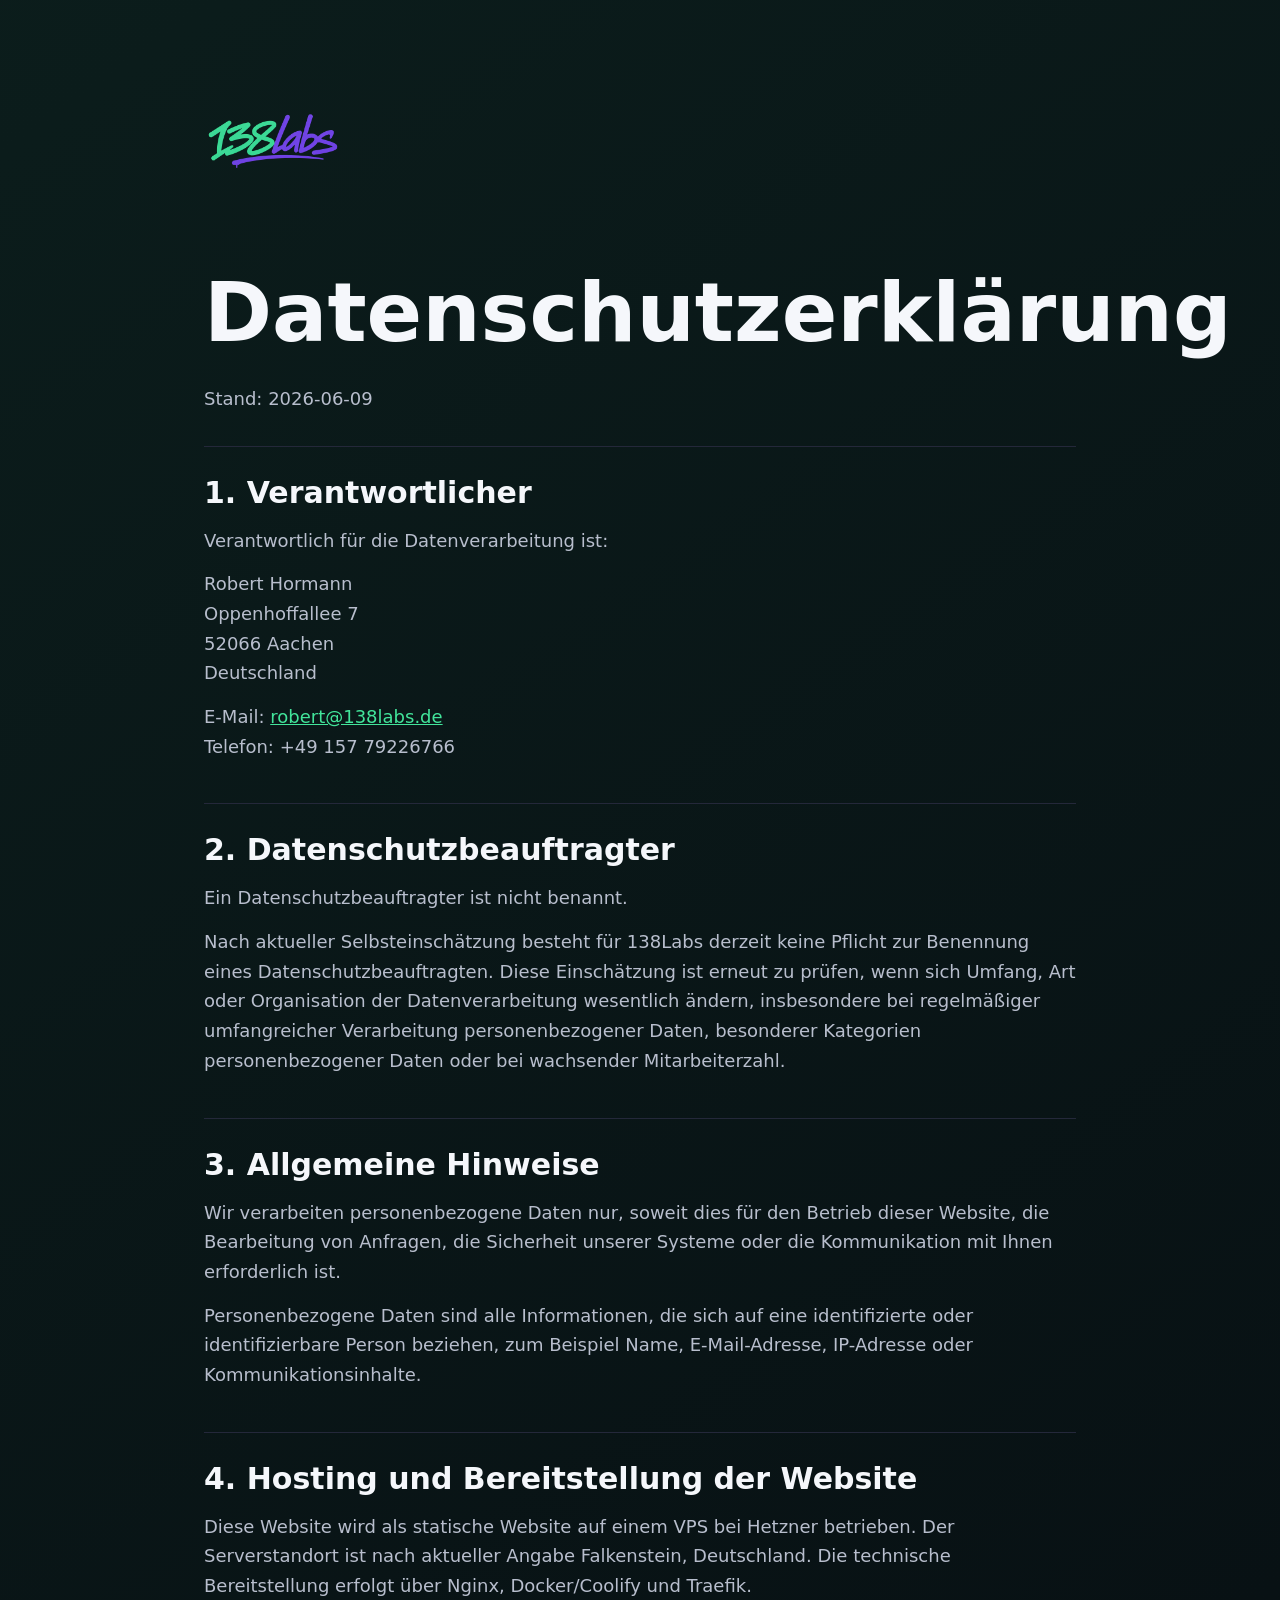
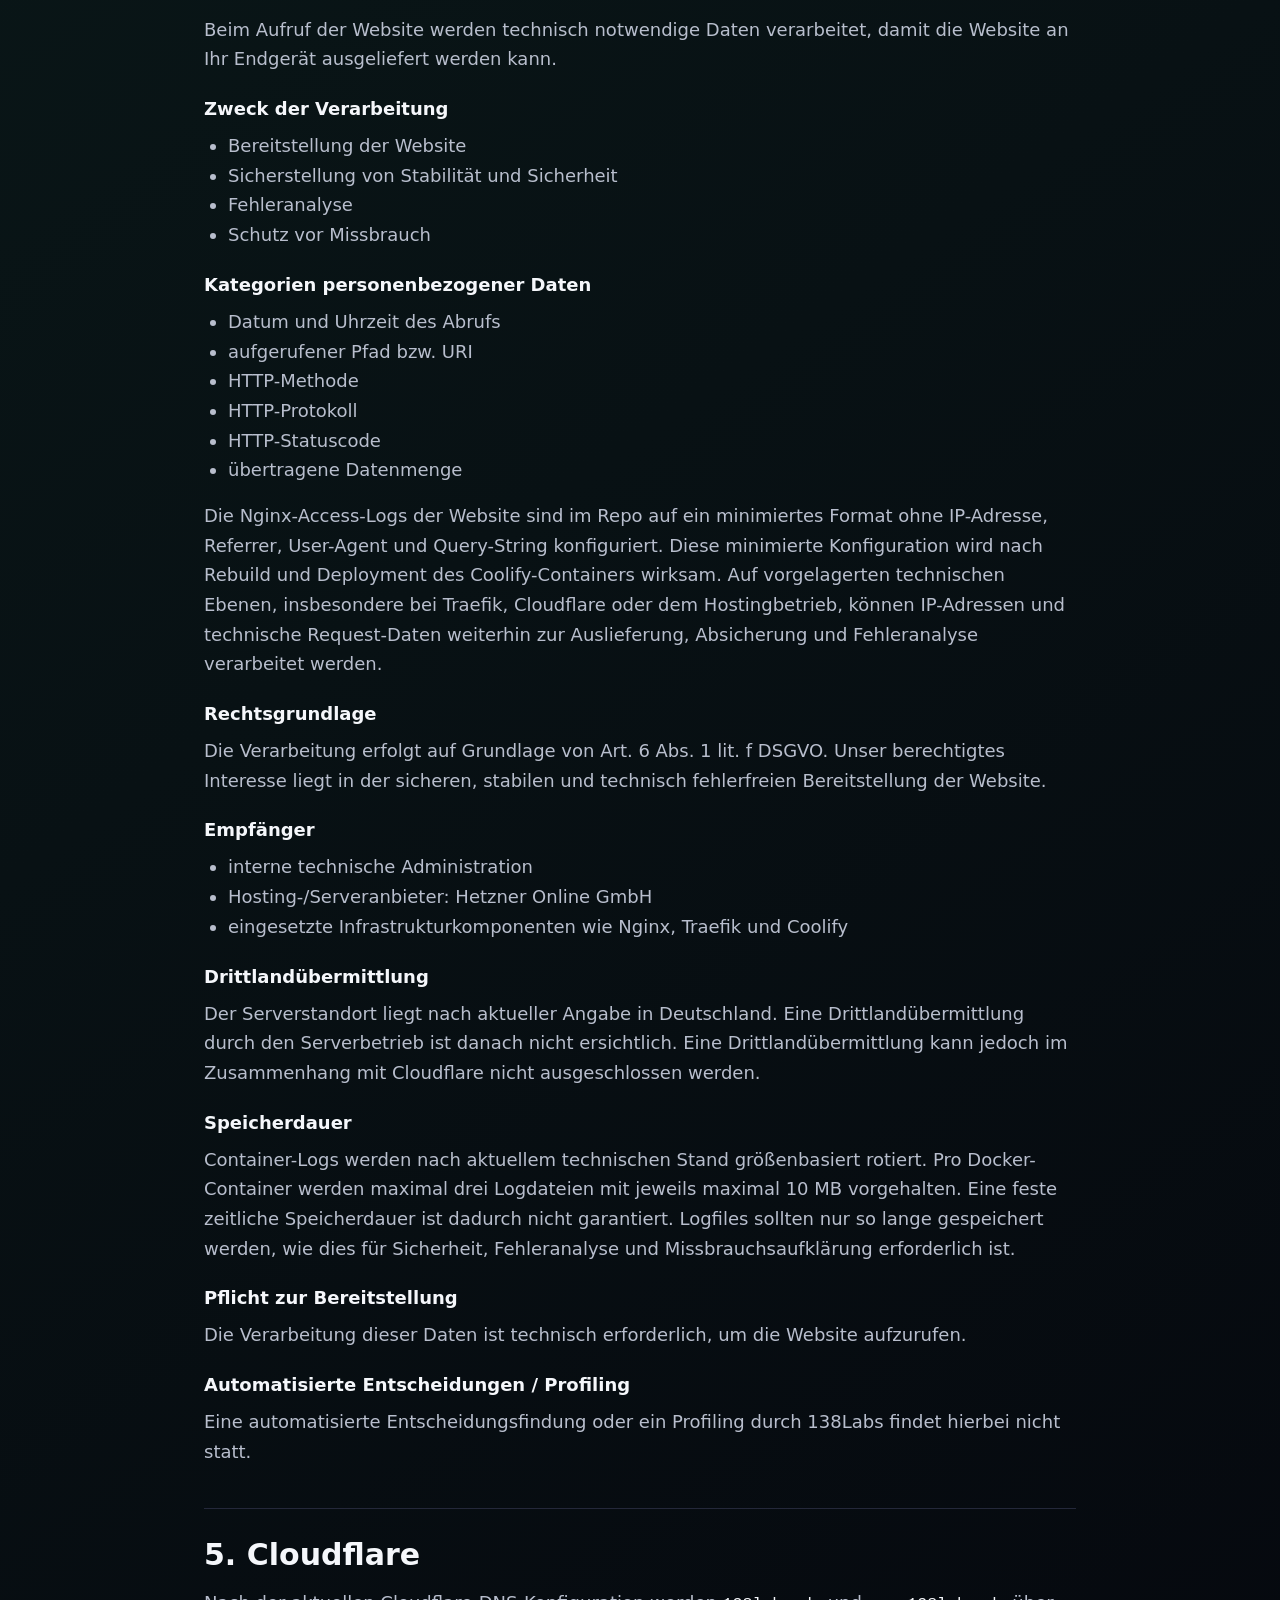
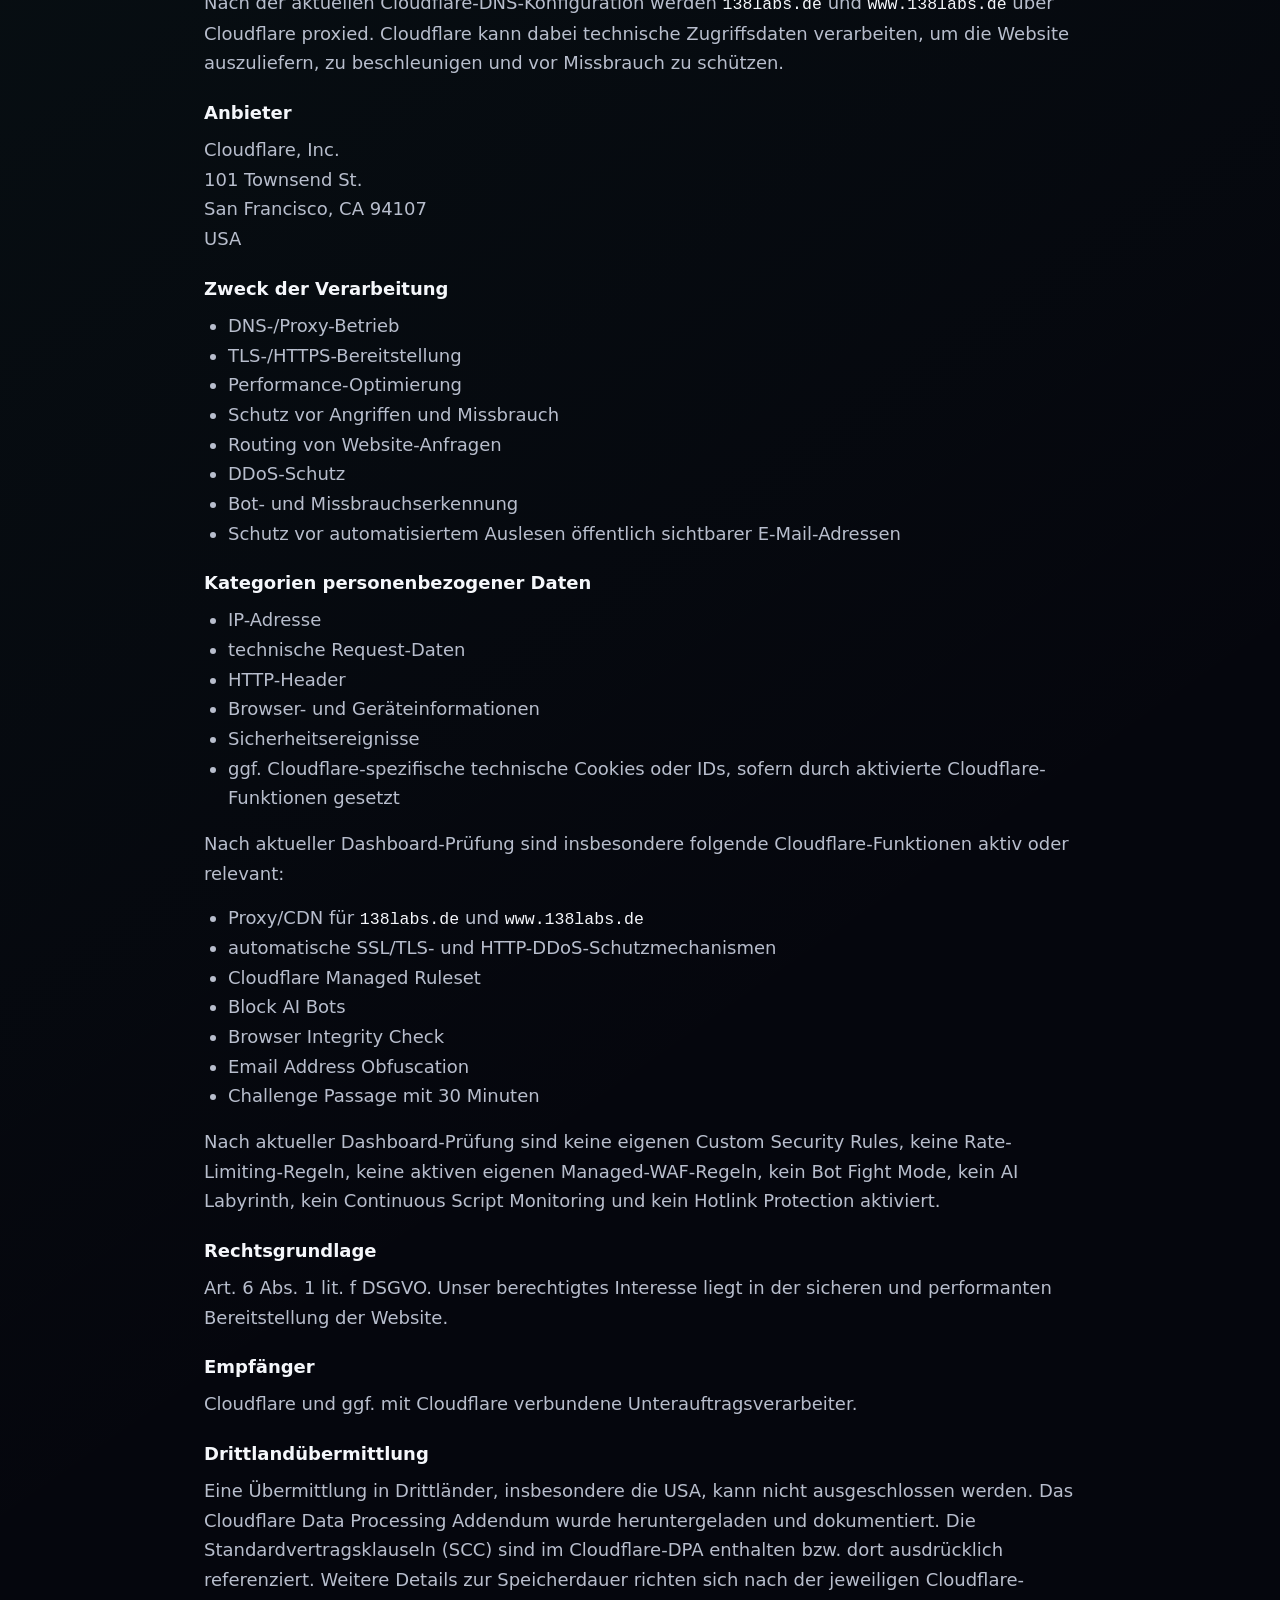
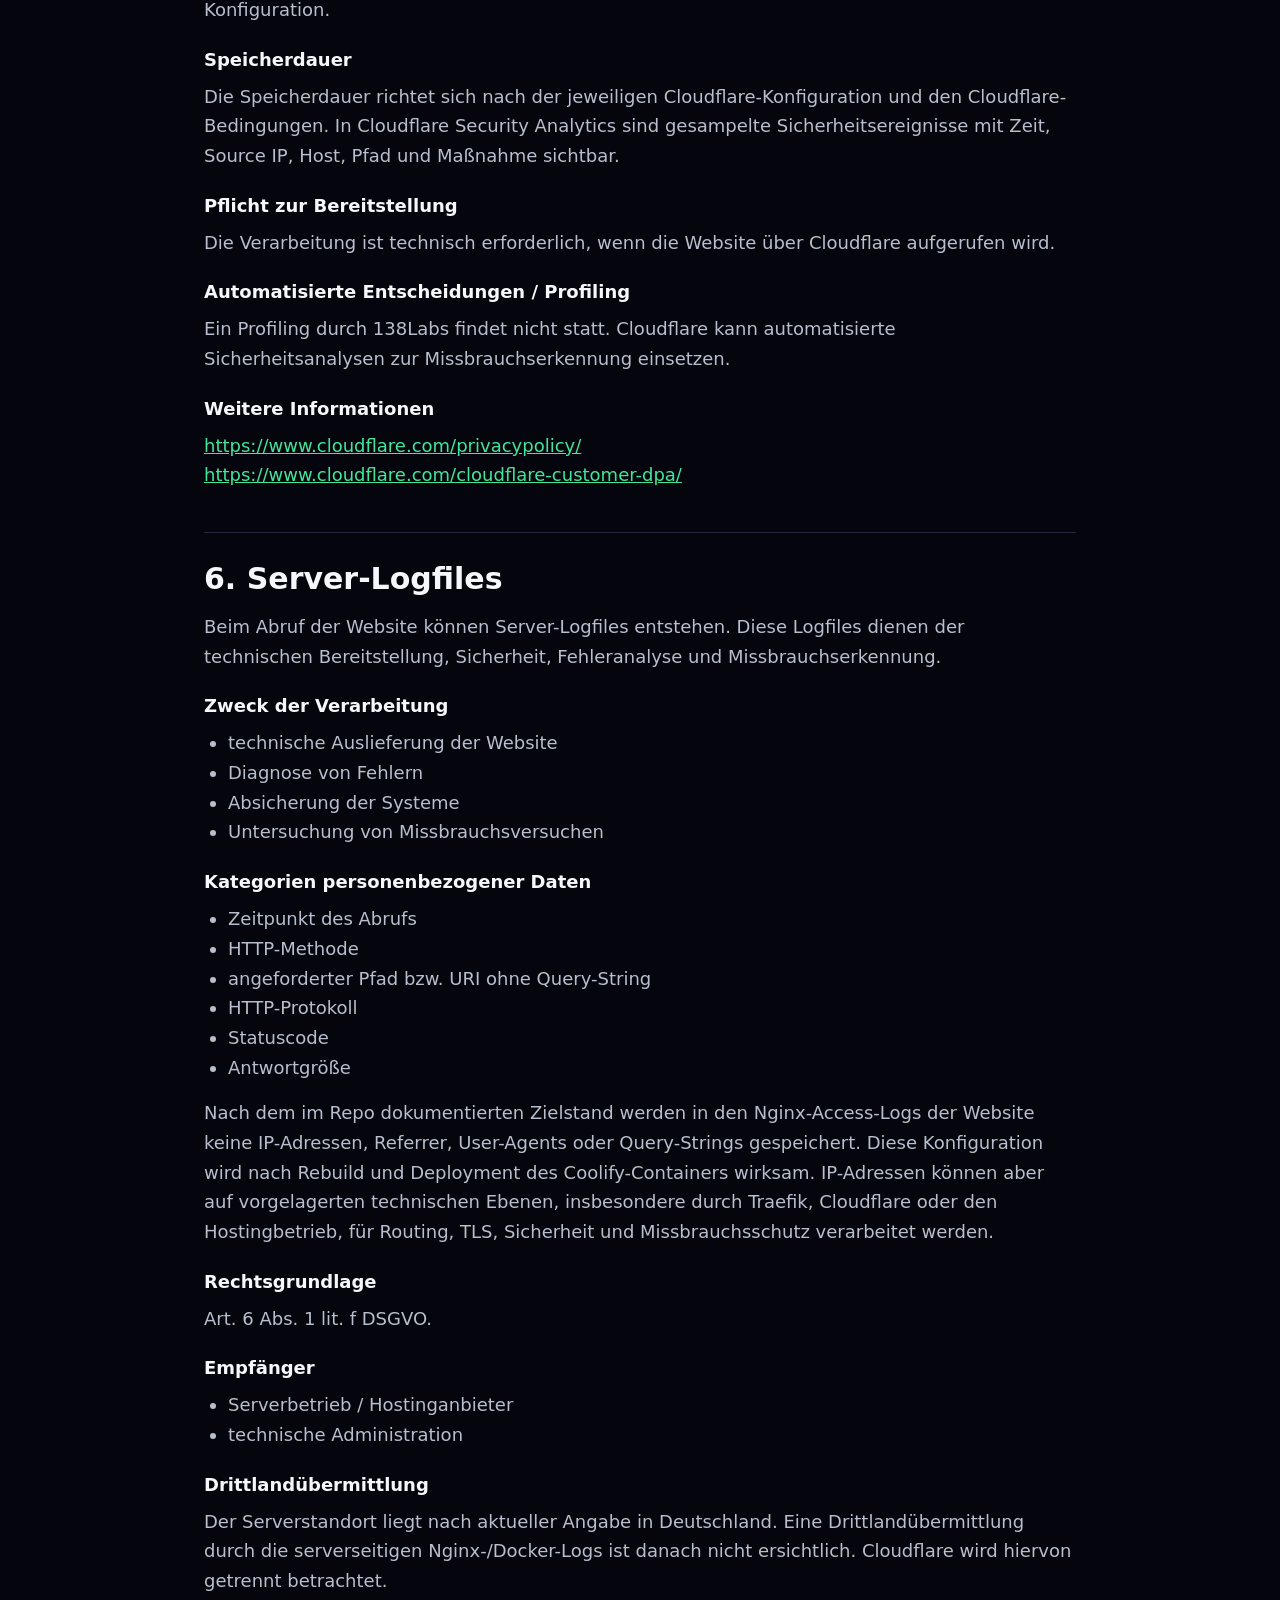
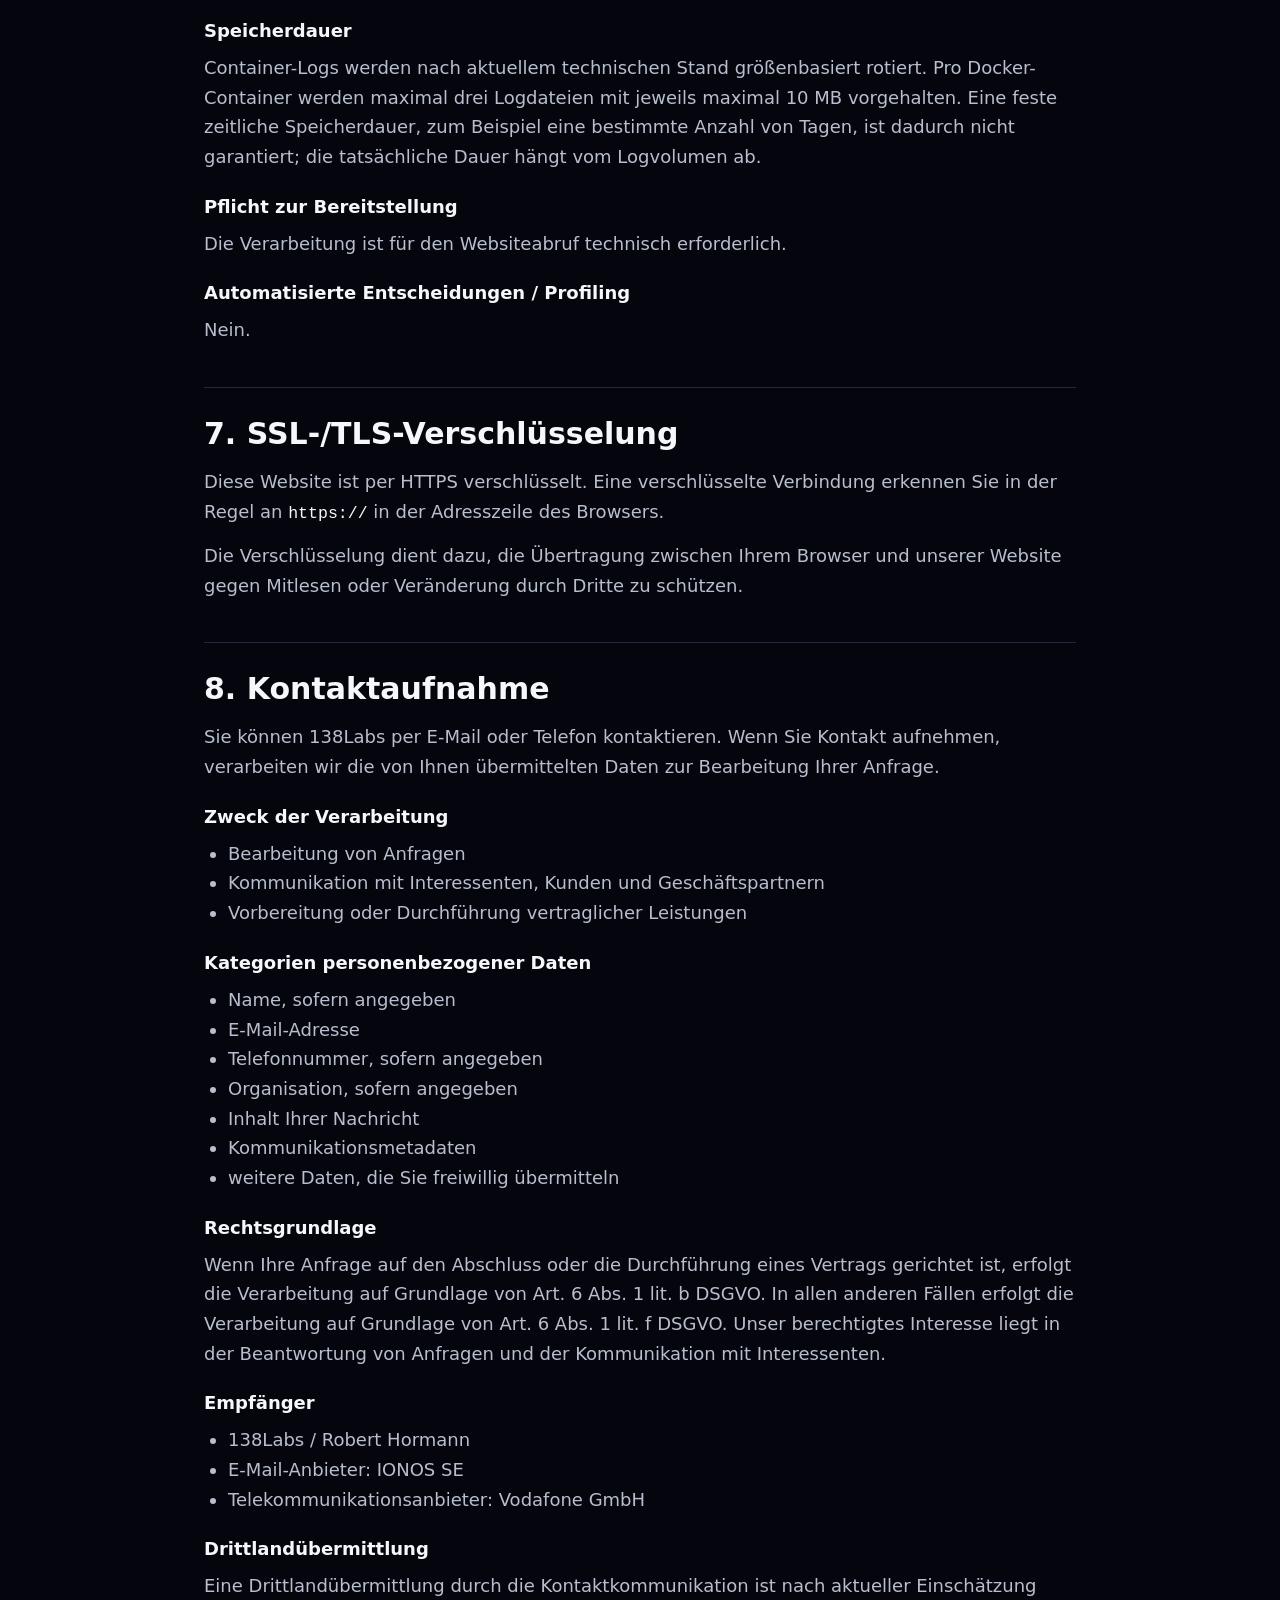
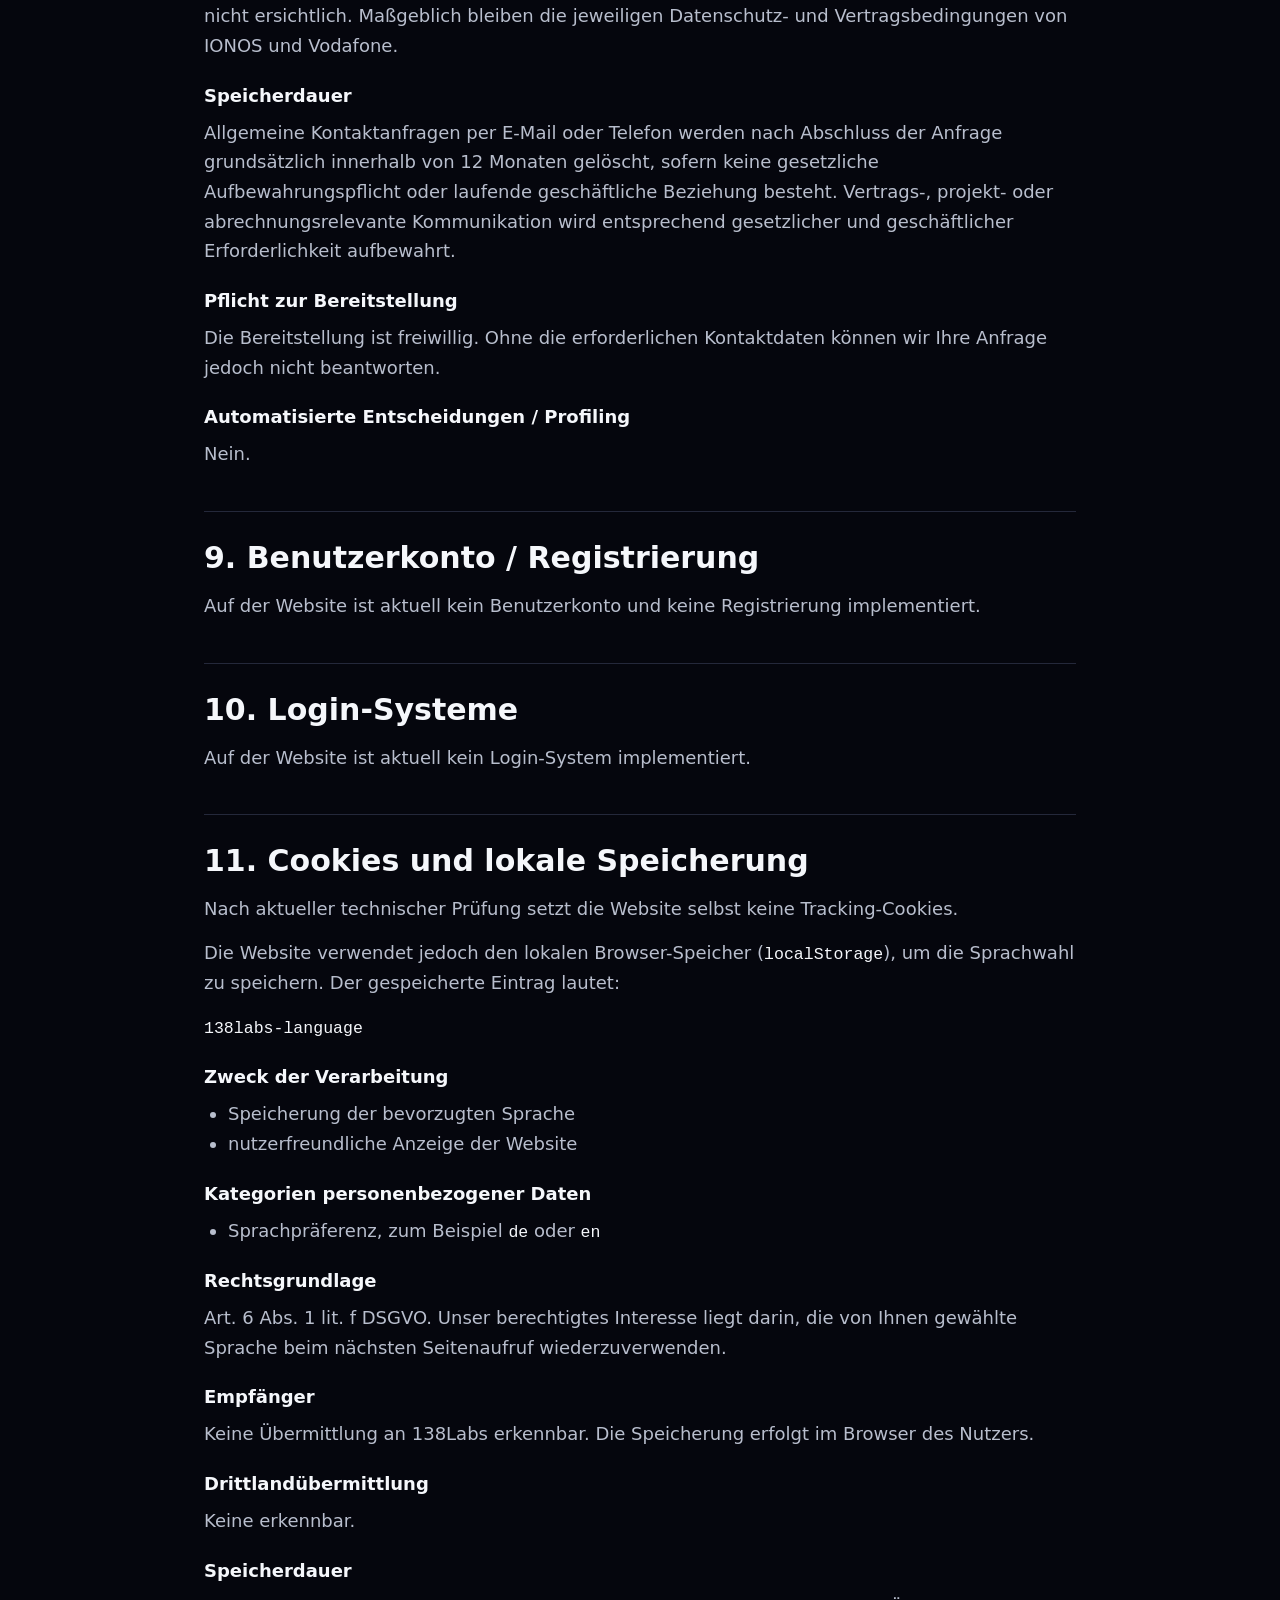
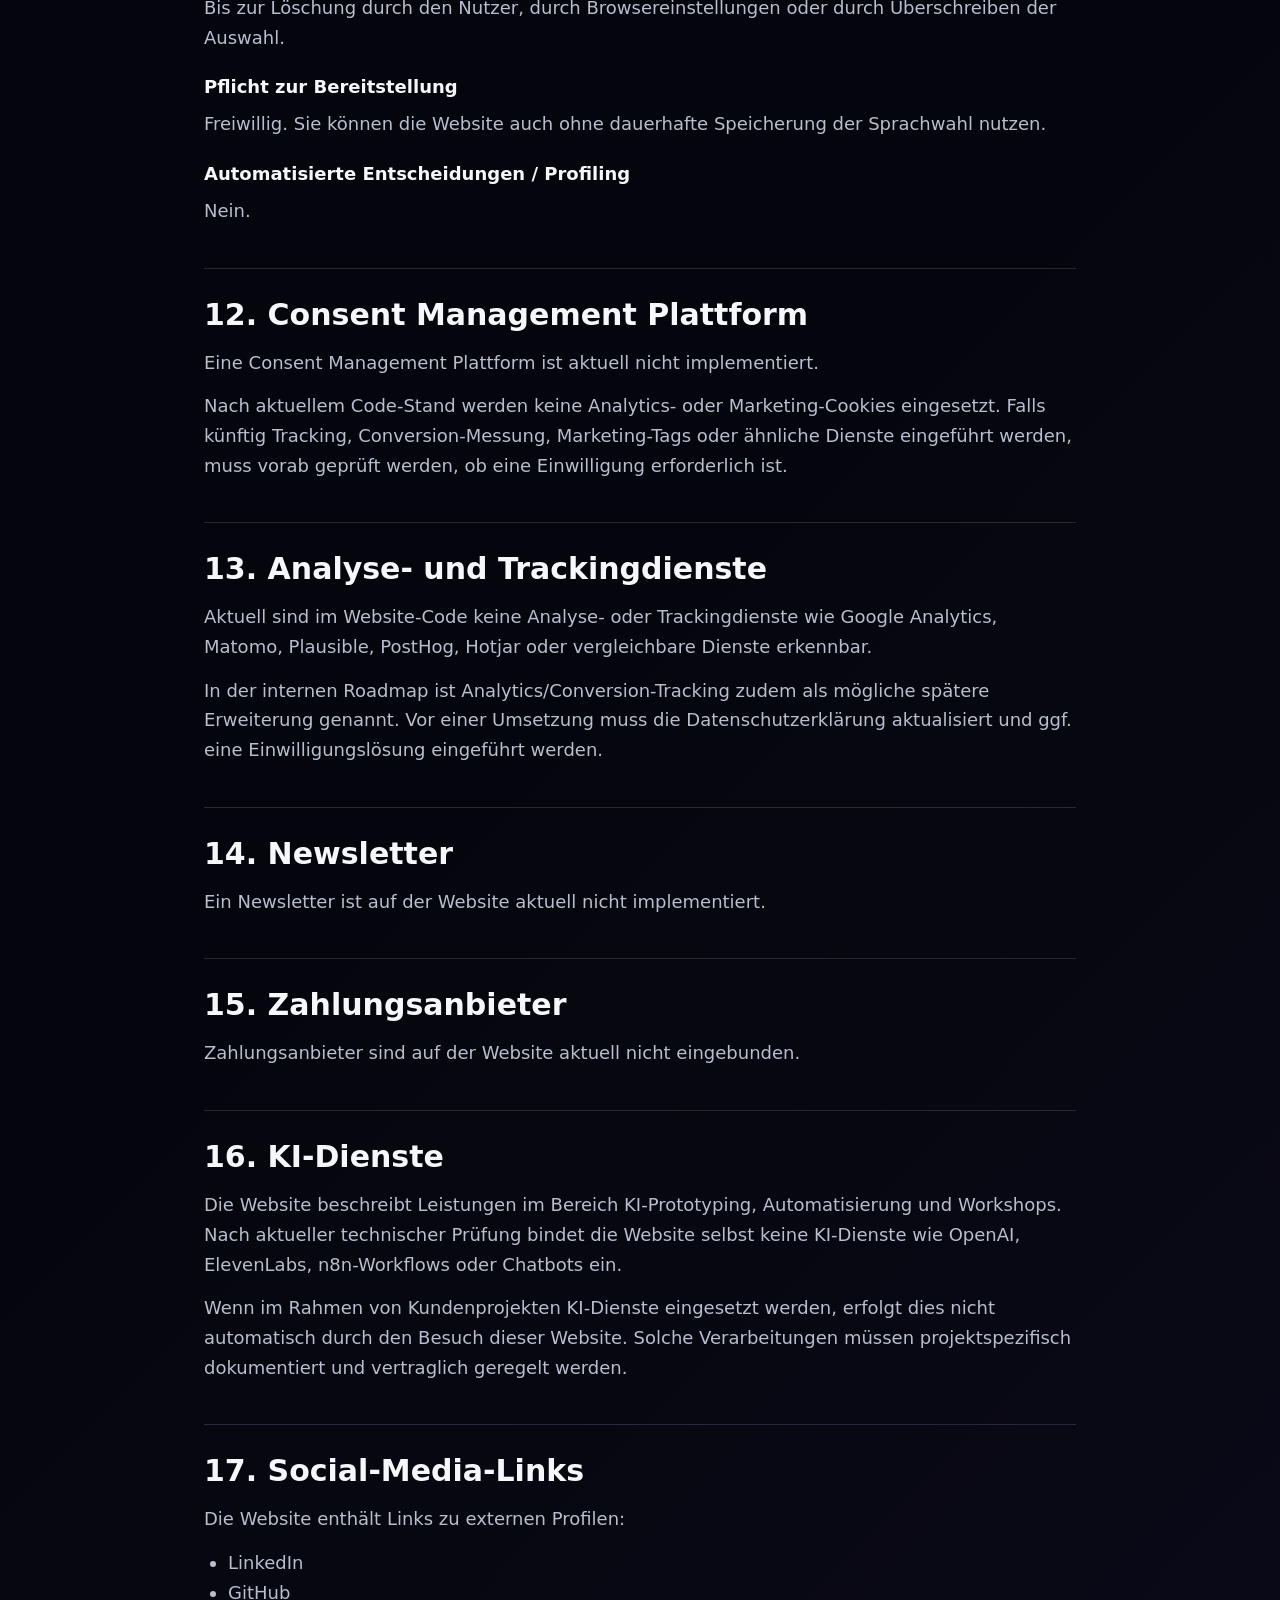
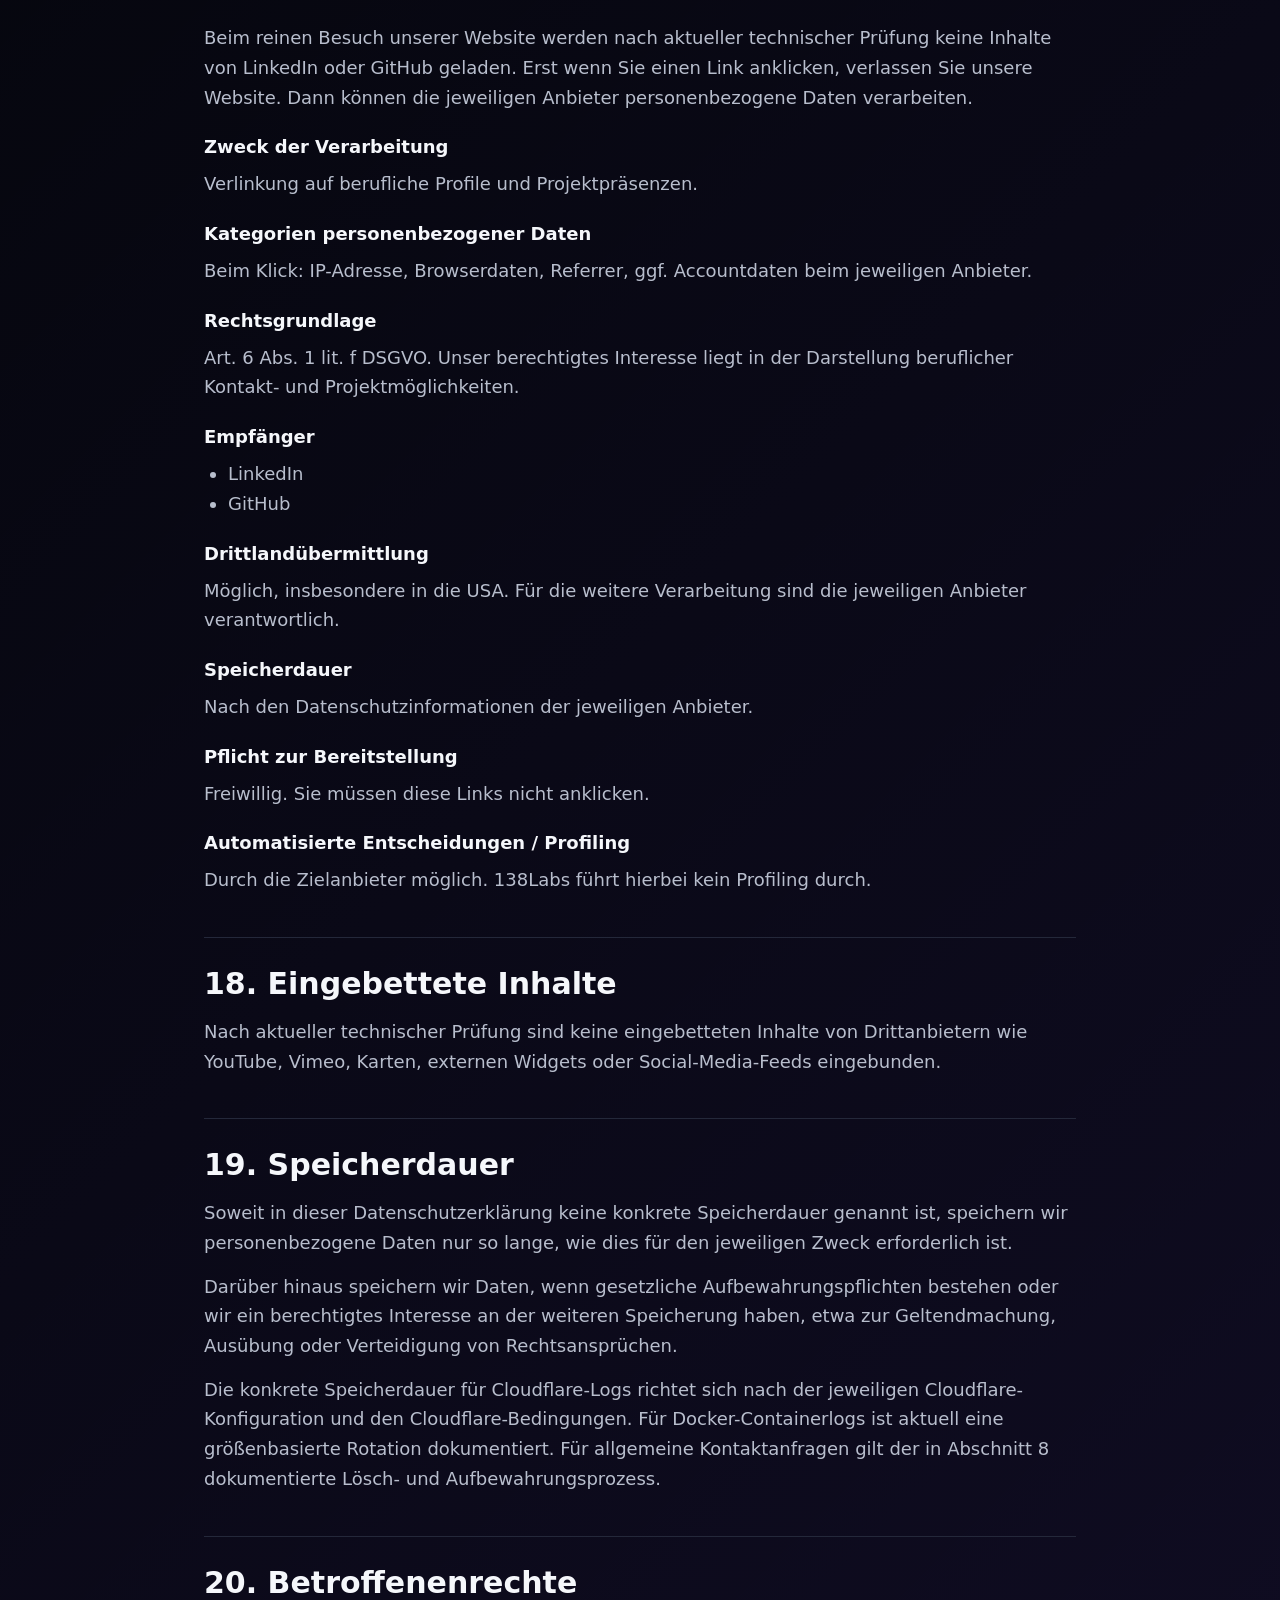
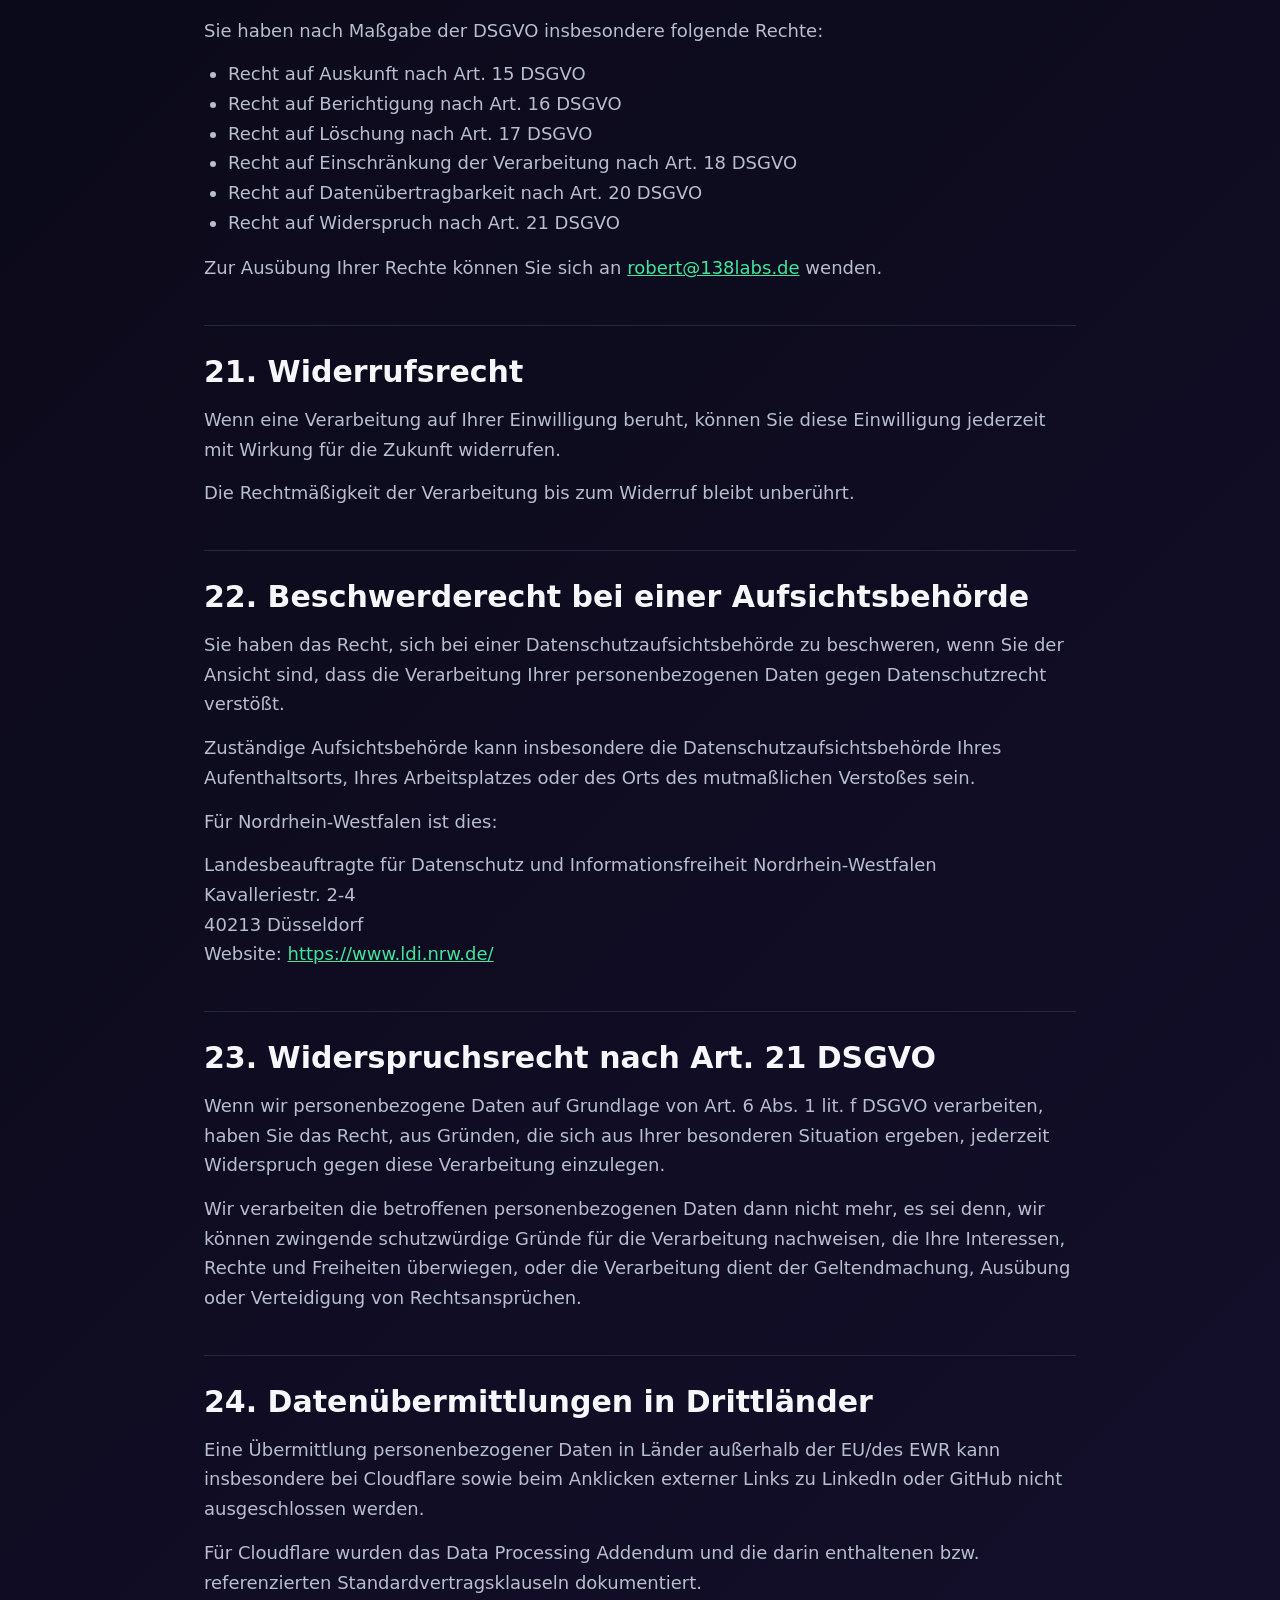
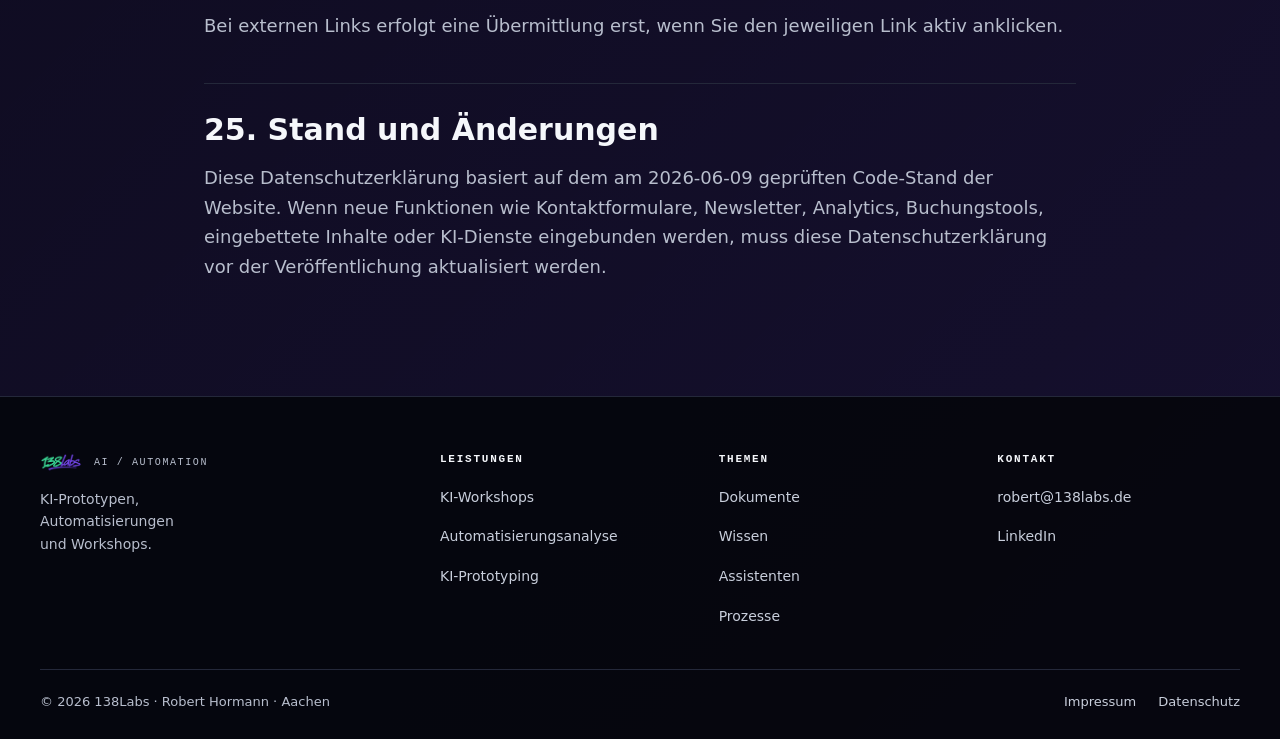
<file: datenschutz.html>
<!doctype html>
<html lang="de">
<head>
  <meta charset="utf-8" />
  <meta name="viewport" content="width=device-width, initial-scale=1" />
  <title>Datenschutzerklärung | 138Labs</title>
  <meta
    name="description"
    content="Datenschutzerklärung von 138Labs für den Besuch von 138labs.de und die Kontaktaufnahme."
  />
  <link rel="icon" type="image/svg+xml" href="favicon.svg" />
  <link rel="icon" type="image/png" href="favicon.png" />
  <style>
    :root {
      --bg: #05060d;
      --text: #f5f7fb;
      --ink: #f5f7fb;
      --ink-soft: #c8cedb;
      --muted: #b8becd;
      --line: #24283a;
      --green: #42e59b;
      --violet: #7c4dff;
      --max: 1200px;
      --mono: "JetBrains Mono", ui-monospace, "SFMono-Regular", Consolas, monospace;
    }

    * {
      box-sizing: border-box;
    }

    body {
      margin: 0;
      font-family: Inter, ui-sans-serif, system-ui, -apple-system, BlinkMacSystemFont, "Segoe UI", sans-serif;
      background:
        linear-gradient(145deg, rgba(66, 229, 155, 0.1), transparent 30%),
        linear-gradient(315deg, rgba(124, 77, 255, 0.14), transparent 34%),
        var(--bg);
      color: var(--text);
      min-height: 100vh;
    }

    main {
      width: min(100%, 920px);
      padding: clamp(32px, 6vw, 72px) 24px;
      margin: 0 auto;
    }

    .back {
      display: inline-flex;
      color: var(--green);
      font-weight: 700;
      letter-spacing: 0.16em;
      text-transform: uppercase;
      text-decoration: none;
      font-size: 13px;
      margin-bottom: clamp(36px, 6vw, 64px);
    }

    h1 {
      font-size: clamp(42px, 8vw, 82px);
      line-height: 0.95;
      margin: 0 0 32px;
      letter-spacing: 0;
    }

    .stand {
      color: var(--muted);
      font-size: 18px;
      margin: 0 0 32px;
    }

    section {
      border-top: 1px solid var(--line);
      padding: 28px 0;
    }

    h2 {
      font-size: clamp(22px, 3vw, 30px);
      margin: 0 0 16px;
    }

    h3 {
      font-size: 18px;
      margin: 24px 0 12px;
    }

    p,
    li {
      color: var(--muted);
      font-size: 18px;
      line-height: 1.65;
      overflow-wrap: anywhere;
    }

    p {
      margin: 0 0 14px;
    }

    ul {
      margin: 0 0 16px;
      padding-left: 24px;
    }

    code {
      font-family: "JetBrains Mono", ui-monospace, SFMono-Regular, Consolas, monospace;
      font-size: 0.92em;
      color: var(--text);
      overflow-wrap: anywhere;
    }

    a {
      color: var(--green);
      overflow-wrap: anywhere;
    }
    .shell {
      width: min(calc(100% - 40px), var(--max));
      margin: 0 auto;
      position: relative;
      z-index: 1;
    }
    .site-footer {
      padding: 56px 0 32px;
      border-top: 1px solid var(--line);
      background: rgba(5, 6, 13, 0.92);
      color: var(--muted);
    }
    .footer-grid {
      display: grid;
      grid-template-columns: 1.5fr 1fr 1fr 1fr;
      gap: 36px;
      margin-bottom: 40px;
    }
    .footer-grid h4 {
      margin: 0 0 16px;
      color: var(--ink);
      font-family: var(--mono);
      font-size: 11px;
      font-weight: 700;
      letter-spacing: 0.16em;
      text-transform: uppercase;
    }
    .footer-grid ul {
      display: grid;
      gap: 10px;
      margin: 0;
      padding: 0;
      list-style: none;
    }
    .footer-grid a {
      color: var(--ink-soft);
      font-size: 14px;
      text-decoration: none;
      transition: color 160ms ease;
    }
    .footer-grid a:hover,
    .footer-legal a:hover {
      color: var(--green);
    }
    .footer-brand .brand {
      display: inline-flex;
      align-items: center;
      gap: 12px;
      color: var(--ink);
      text-decoration: none;
    }
    .footer-brand .brand img {
      width: 42px;
      height: auto;
    }
    .brand-text small {
      display: block;
      color: var(--muted);
      font-family: var(--mono);
      font-size: 10px;
      letter-spacing: 0.16em;
      text-transform: uppercase;
    }
    .footer-brand p {
      margin: 12px 0 0;
      max-width: 32ch;
      font-size: 14px;
      line-height: 1.6;
    }
    .footer-legal {
      display: flex;
      flex-wrap: wrap;
      justify-content: space-between;
      gap: 12px;
      padding-top: 24px;
      border-top: 1px solid var(--line);
      color: var(--muted);
      font-size: 13px;
    }
    .footer-legal a {
      color: var(--ink-soft);
      text-decoration: none;
      margin-left: 18px;
    }
    @media (max-width: 920px) {
      .footer-grid {
        grid-template-columns: 1fr 1fr;
        gap: 28px;
      }
    }
    @media (max-width: 700px) {
      .shell {
        width: min(calc(100% - 28px), var(--max));
      }
      .footer-grid {
        grid-template-columns: 1fr;
      }
      .footer-legal {
        flex-direction: column;
        align-items: flex-start;
      }
      .footer-legal a {
        margin-left: 0;
        margin-right: 18px;
      }
      h1 {
        font-size: 32px;
      }
    }
  </style>
</head>
<body>
  <main>
    <a class="back" href="index.html"><img src="logo.svg" alt="138Labs logo" width="138" height="138" /></a>

    <h1>Datenschutzerklärung</h1>
    <p class="stand">Stand: 2026-06-09</p>

    <section aria-labelledby="section-1">
      <h2 id="section-1">1. Verantwortlicher</h2>
      <p>
        Verantwortlich für die Datenverarbeitung ist:
      </p>
      <p>
        Robert Hormann<br />
        Oppenhoffallee 7<br />
        52066 Aachen<br />
        Deutschland
      </p>
      <p>
        E-Mail: <a href="mailto:robert@138labs.de">robert@138labs.de</a><br />
        Telefon: +49 157 79226766
      </p>
    </section>

    <section aria-labelledby="section-2">
      <h2 id="section-2">2. Datenschutzbeauftragter</h2>
      <p>Ein Datenschutzbeauftragter ist nicht benannt.</p>
      <p>
        Nach aktueller Selbsteinschätzung besteht für 138Labs derzeit keine Pflicht zur Benennung
        eines Datenschutzbeauftragten. Diese Einschätzung ist erneut zu prüfen, wenn sich Umfang,
        Art oder Organisation der Datenverarbeitung wesentlich ändern, insbesondere bei regelmäßiger
        umfangreicher Verarbeitung personenbezogener Daten, besonderer Kategorien personenbezogener Daten
        oder bei wachsender Mitarbeiterzahl.
      </p>
    </section>

    <section aria-labelledby="section-3">
      <h2 id="section-3">3. Allgemeine Hinweise</h2>
      <p>
        Wir verarbeiten personenbezogene Daten nur, soweit dies für den Betrieb dieser Website,
        die Bearbeitung von Anfragen, die Sicherheit unserer Systeme oder die Kommunikation mit
        Ihnen erforderlich ist.
      </p>
      <p>
        Personenbezogene Daten sind alle Informationen, die sich auf eine identifizierte oder
        identifizierbare Person beziehen, zum Beispiel Name, E-Mail-Adresse, IP-Adresse oder
        Kommunikationsinhalte.
      </p>
    </section>

    <section aria-labelledby="section-4">
      <h2 id="section-4">4. Hosting und Bereitstellung der Website</h2>
      <p>
        Diese Website wird als statische Website auf einem VPS bei Hetzner betrieben. Der Serverstandort
        ist nach aktueller Angabe Falkenstein, Deutschland. Die technische Bereitstellung erfolgt über
        Nginx, Docker/Coolify und Traefik.
      </p>
      <p>
        Beim Aufruf der Website werden technisch notwendige Daten verarbeitet, damit die Website
        an Ihr Endgerät ausgeliefert werden kann.
      </p>
      <h3>Zweck der Verarbeitung</h3>
      <ul>
        <li>Bereitstellung der Website</li>
        <li>Sicherstellung von Stabilität und Sicherheit</li>
        <li>Fehleranalyse</li>
        <li>Schutz vor Missbrauch</li>
      </ul>
      <h3>Kategorien personenbezogener Daten</h3>
      <ul>
        <li>Datum und Uhrzeit des Abrufs</li>
        <li>aufgerufener Pfad bzw. URI</li>
        <li>HTTP-Methode</li>
        <li>HTTP-Protokoll</li>
        <li>HTTP-Statuscode</li>
        <li>übertragene Datenmenge</li>
      </ul>
      <p>
        Die Nginx-Access-Logs der Website sind im Repo auf ein minimiertes Format ohne IP-Adresse,
        Referrer, User-Agent und Query-String konfiguriert. Diese minimierte Konfiguration wird nach
        Rebuild und Deployment des Coolify-Containers wirksam. Auf vorgelagerten technischen Ebenen,
        insbesondere bei Traefik, Cloudflare oder dem Hostingbetrieb, können IP-Adressen und technische
        Request-Daten weiterhin zur Auslieferung, Absicherung und Fehleranalyse verarbeitet werden.
      </p>
      <h3>Rechtsgrundlage</h3>
      <p>
        Die Verarbeitung erfolgt auf Grundlage von Art. 6 Abs. 1 lit. f DSGVO. Unser berechtigtes
        Interesse liegt in der sicheren, stabilen und technisch fehlerfreien Bereitstellung der Website.
      </p>
      <h3>Empfänger</h3>
      <ul>
        <li>interne technische Administration</li>
        <li>Hosting-/Serveranbieter: Hetzner Online GmbH</li>
        <li>eingesetzte Infrastrukturkomponenten wie Nginx, Traefik und Coolify</li>
      </ul>
      <h3>Drittlandübermittlung</h3>
      <p>
        Der Serverstandort liegt nach aktueller Angabe in Deutschland. Eine Drittlandübermittlung
        durch den Serverbetrieb ist danach nicht ersichtlich. Eine Drittlandübermittlung kann jedoch
        im Zusammenhang mit Cloudflare nicht ausgeschlossen werden.
      </p>
      <h3>Speicherdauer</h3>
      <p>
        Container-Logs werden nach aktuellem technischen Stand größenbasiert rotiert. Pro Docker-Container
        werden maximal drei Logdateien mit jeweils maximal 10 MB vorgehalten. Eine feste zeitliche
        Speicherdauer ist dadurch nicht garantiert. Logfiles sollten nur so lange gespeichert werden,
        wie dies für Sicherheit, Fehleranalyse und Missbrauchsaufklärung erforderlich ist.
      </p>
      <h3>Pflicht zur Bereitstellung</h3>
      <p>Die Verarbeitung dieser Daten ist technisch erforderlich, um die Website aufzurufen.</p>
      <h3>Automatisierte Entscheidungen / Profiling</h3>
      <p>Eine automatisierte Entscheidungsfindung oder ein Profiling durch 138Labs findet hierbei nicht statt.</p>
    </section>

    <section aria-labelledby="section-5">
      <h2 id="section-5">5. Cloudflare</h2>
      <p>
        Nach der aktuellen Cloudflare-DNS-Konfiguration werden <code>138labs.de</code> und
        <code>www.138labs.de</code> über Cloudflare proxied. Cloudflare kann dabei technische Zugriffsdaten
        verarbeiten, um die Website auszuliefern, zu beschleunigen und vor Missbrauch zu schützen.
      </p>
      <h3>Anbieter</h3>
      <p>
        Cloudflare, Inc.<br />
        101 Townsend St.<br />
        San Francisco, CA 94107<br />
        USA
      </p>
      <h3>Zweck der Verarbeitung</h3>
      <ul>
        <li>DNS-/Proxy-Betrieb</li>
        <li>TLS-/HTTPS-Bereitstellung</li>
        <li>Performance-Optimierung</li>
        <li>Schutz vor Angriffen und Missbrauch</li>
        <li>Routing von Website-Anfragen</li>
        <li>DDoS-Schutz</li>
        <li>Bot- und Missbrauchserkennung</li>
        <li>Schutz vor automatisiertem Auslesen öffentlich sichtbarer E-Mail-Adressen</li>
      </ul>
      <h3>Kategorien personenbezogener Daten</h3>
      <ul>
        <li>IP-Adresse</li>
        <li>technische Request-Daten</li>
        <li>HTTP-Header</li>
        <li>Browser- und Geräteinformationen</li>
        <li>Sicherheitsereignisse</li>
        <li>ggf. Cloudflare-spezifische technische Cookies oder IDs, sofern durch aktivierte Cloudflare-Funktionen gesetzt</li>
      </ul>
      <p>Nach aktueller Dashboard-Prüfung sind insbesondere folgende Cloudflare-Funktionen aktiv oder relevant:</p>
      <ul>
        <li>Proxy/CDN für <code>138labs.de</code> und <code>www.138labs.de</code></li>
        <li>automatische SSL/TLS- und HTTP-DDoS-Schutzmechanismen</li>
        <li>Cloudflare Managed Ruleset</li>
        <li>Block AI Bots</li>
        <li>Browser Integrity Check</li>
        <li>Email Address Obfuscation</li>
        <li>Challenge Passage mit 30 Minuten</li>
      </ul>
      <p>
        Nach aktueller Dashboard-Prüfung sind keine eigenen Custom Security Rules, keine Rate-Limiting-Regeln,
        keine aktiven eigenen Managed-WAF-Regeln, kein Bot Fight Mode, kein AI Labyrinth,
        kein Continuous Script Monitoring und kein Hotlink Protection aktiviert.
      </p>
      <h3>Rechtsgrundlage</h3>
      <p>
        Art. 6 Abs. 1 lit. f DSGVO. Unser berechtigtes Interesse liegt in der sicheren und performanten
        Bereitstellung der Website.
      </p>
      <h3>Empfänger</h3>
      <p>Cloudflare und ggf. mit Cloudflare verbundene Unterauftragsverarbeiter.</p>
      <h3>Drittlandübermittlung</h3>
      <p>
        Eine Übermittlung in Drittländer, insbesondere die USA, kann nicht ausgeschlossen werden.
        Das Cloudflare Data Processing Addendum wurde heruntergeladen und dokumentiert.
        Die Standardvertragsklauseln (SCC) sind im Cloudflare-DPA enthalten bzw. dort ausdrücklich
        referenziert. Weitere Details zur Speicherdauer richten sich nach der jeweiligen
        Cloudflare-Konfiguration.
      </p>
      <h3>Speicherdauer</h3>
      <p>
        Die Speicherdauer richtet sich nach der jeweiligen Cloudflare-Konfiguration und den
        Cloudflare-Bedingungen. In Cloudflare Security Analytics sind gesampelte Sicherheitsereignisse
        mit Zeit, Source IP, Host, Pfad und Maßnahme sichtbar.
      </p>
      <h3>Pflicht zur Bereitstellung</h3>
      <p>Die Verarbeitung ist technisch erforderlich, wenn die Website über Cloudflare aufgerufen wird.</p>
      <h3>Automatisierte Entscheidungen / Profiling</h3>
      <p>
        Ein Profiling durch 138Labs findet nicht statt. Cloudflare kann automatisierte Sicherheitsanalysen
        zur Missbrauchserkennung einsetzen.
      </p>
      <h3>Weitere Informationen</h3>
      <p>
        <a href="https://www.cloudflare.com/privacypolicy/">https://www.cloudflare.com/privacypolicy/</a><br />
        <a href="https://www.cloudflare.com/cloudflare-customer-dpa/">https://www.cloudflare.com/cloudflare-customer-dpa/</a>
      </p>
    </section>

    <section aria-labelledby="section-6">
      <h2 id="section-6">6. Server-Logfiles</h2>
      <p>
        Beim Abruf der Website können Server-Logfiles entstehen. Diese Logfiles dienen der technischen
        Bereitstellung, Sicherheit, Fehleranalyse und Missbrauchserkennung.
      </p>
      <h3>Zweck der Verarbeitung</h3>
      <ul>
        <li>technische Auslieferung der Website</li>
        <li>Diagnose von Fehlern</li>
        <li>Absicherung der Systeme</li>
        <li>Untersuchung von Missbrauchsversuchen</li>
      </ul>
      <h3>Kategorien personenbezogener Daten</h3>
      <ul>
        <li>Zeitpunkt des Abrufs</li>
        <li>HTTP-Methode</li>
        <li>angeforderter Pfad bzw. URI ohne Query-String</li>
        <li>HTTP-Protokoll</li>
        <li>Statuscode</li>
        <li>Antwortgröße</li>
      </ul>
      <p>
        Nach dem im Repo dokumentierten Zielstand werden in den Nginx-Access-Logs der Website keine
        IP-Adressen, Referrer, User-Agents oder Query-Strings gespeichert. Diese Konfiguration wird nach
        Rebuild und Deployment des Coolify-Containers wirksam. IP-Adressen können aber auf vorgelagerten
        technischen Ebenen, insbesondere durch Traefik, Cloudflare oder den Hostingbetrieb, für Routing,
        TLS, Sicherheit und Missbrauchsschutz verarbeitet werden.
      </p>
      <h3>Rechtsgrundlage</h3>
      <p>Art. 6 Abs. 1 lit. f DSGVO.</p>
      <h3>Empfänger</h3>
      <ul>
        <li>Serverbetrieb / Hostinganbieter</li>
        <li>technische Administration</li>
      </ul>
      <h3>Drittlandübermittlung</h3>
      <p>
        Der Serverstandort liegt nach aktueller Angabe in Deutschland. Eine Drittlandübermittlung durch
        die serverseitigen Nginx-/Docker-Logs ist danach nicht ersichtlich. Cloudflare wird hiervon
        getrennt betrachtet.
      </p>
      <h3>Speicherdauer</h3>
      <p>
        Container-Logs werden nach aktuellem technischen Stand größenbasiert rotiert. Pro Docker-Container
        werden maximal drei Logdateien mit jeweils maximal 10 MB vorgehalten. Eine feste zeitliche
        Speicherdauer, zum Beispiel eine bestimmte Anzahl von Tagen, ist dadurch nicht garantiert;
        die tatsächliche Dauer hängt vom Logvolumen ab.
      </p>
      <h3>Pflicht zur Bereitstellung</h3>
      <p>Die Verarbeitung ist für den Websiteabruf technisch erforderlich.</p>
      <h3>Automatisierte Entscheidungen / Profiling</h3>
      <p>Nein.</p>
    </section>

    <section aria-labelledby="section-7">
      <h2 id="section-7">7. SSL-/TLS-Verschlüsselung</h2>
      <p>
        Diese Website ist per HTTPS verschlüsselt. Eine verschlüsselte Verbindung erkennen Sie
        in der Regel an <code>https://</code> in der Adresszeile des Browsers.
      </p>
      <p>
        Die Verschlüsselung dient dazu, die Übertragung zwischen Ihrem Browser und unserer Website
        gegen Mitlesen oder Veränderung durch Dritte zu schützen.
      </p>
    </section>

    <section aria-labelledby="section-8">
      <h2 id="section-8">8. Kontaktaufnahme</h2>
      <p>
        Sie können 138Labs per E-Mail oder Telefon kontaktieren. Wenn Sie Kontakt aufnehmen,
        verarbeiten wir die von Ihnen übermittelten Daten zur Bearbeitung Ihrer Anfrage.
      </p>
      <h3>Zweck der Verarbeitung</h3>
      <ul>
        <li>Bearbeitung von Anfragen</li>
        <li>Kommunikation mit Interessenten, Kunden und Geschäftspartnern</li>
        <li>Vorbereitung oder Durchführung vertraglicher Leistungen</li>
      </ul>
      <h3>Kategorien personenbezogener Daten</h3>
      <ul>
        <li>Name, sofern angegeben</li>
        <li>E-Mail-Adresse</li>
        <li>Telefonnummer, sofern angegeben</li>
        <li>Organisation, sofern angegeben</li>
        <li>Inhalt Ihrer Nachricht</li>
        <li>Kommunikationsmetadaten</li>
        <li>weitere Daten, die Sie freiwillig übermitteln</li>
      </ul>
      <h3>Rechtsgrundlage</h3>
      <p>
        Wenn Ihre Anfrage auf den Abschluss oder die Durchführung eines Vertrags gerichtet ist,
        erfolgt die Verarbeitung auf Grundlage von Art. 6 Abs. 1 lit. b DSGVO. In allen anderen
        Fällen erfolgt die Verarbeitung auf Grundlage von Art. 6 Abs. 1 lit. f DSGVO. Unser
        berechtigtes Interesse liegt in der Beantwortung von Anfragen und der Kommunikation mit Interessenten.
      </p>
      <h3>Empfänger</h3>
      <ul>
        <li>138Labs / Robert Hormann</li>
        <li>E-Mail-Anbieter: IONOS SE</li>
        <li>Telekommunikationsanbieter: Vodafone GmbH</li>
      </ul>
      <h3>Drittlandübermittlung</h3>
      <p>
        Eine Drittlandübermittlung durch die Kontaktkommunikation ist nach aktueller Einschätzung
        nicht ersichtlich. Maßgeblich bleiben die jeweiligen Datenschutz- und Vertragsbedingungen
        von IONOS und Vodafone.
      </p>
      <h3>Speicherdauer</h3>
      <p>
        Allgemeine Kontaktanfragen per E-Mail oder Telefon werden nach Abschluss der Anfrage
        grundsätzlich innerhalb von 12 Monaten gelöscht, sofern keine gesetzliche
        Aufbewahrungspflicht oder laufende geschäftliche Beziehung besteht. Vertrags-, projekt-
        oder abrechnungsrelevante Kommunikation wird entsprechend gesetzlicher und geschäftlicher
        Erforderlichkeit aufbewahrt.
      </p>
      <h3>Pflicht zur Bereitstellung</h3>
      <p>
        Die Bereitstellung ist freiwillig. Ohne die erforderlichen Kontaktdaten können wir Ihre Anfrage
        jedoch nicht beantworten.
      </p>
      <h3>Automatisierte Entscheidungen / Profiling</h3>
      <p>Nein.</p>
    </section>

    <section aria-labelledby="section-9">
      <h2 id="section-9">9. Benutzerkonto / Registrierung</h2>
      <p>Auf der Website ist aktuell kein Benutzerkonto und keine Registrierung implementiert.</p>
    </section>

    <section aria-labelledby="section-10">
      <h2 id="section-10">10. Login-Systeme</h2>
      <p>Auf der Website ist aktuell kein Login-System implementiert.</p>
    </section>

    <section aria-labelledby="section-11">
      <h2 id="section-11">11. Cookies und lokale Speicherung</h2>
      <p>Nach aktueller technischer Prüfung setzt die Website selbst keine Tracking-Cookies.</p>
      <p>
        Die Website verwendet jedoch den lokalen Browser-Speicher (<code>localStorage</code>),
        um die Sprachwahl zu speichern. Der gespeicherte Eintrag lautet:
      </p>
      <p><code>138labs-language</code></p>
      <h3>Zweck der Verarbeitung</h3>
      <ul>
        <li>Speicherung der bevorzugten Sprache</li>
        <li>nutzerfreundliche Anzeige der Website</li>
      </ul>
      <h3>Kategorien personenbezogener Daten</h3>
      <ul>
        <li>Sprachpräferenz, zum Beispiel <code>de</code> oder <code>en</code></li>
      </ul>
      <h3>Rechtsgrundlage</h3>
      <p>
        Art. 6 Abs. 1 lit. f DSGVO. Unser berechtigtes Interesse liegt darin, die von Ihnen
        gewählte Sprache beim nächsten Seitenaufruf wiederzuverwenden.
      </p>
      <h3>Empfänger</h3>
      <p>Keine Übermittlung an 138Labs erkennbar. Die Speicherung erfolgt im Browser des Nutzers.</p>
      <h3>Drittlandübermittlung</h3>
      <p>Keine erkennbar.</p>
      <h3>Speicherdauer</h3>
      <p>Bis zur Löschung durch den Nutzer, durch Browsereinstellungen oder durch Überschreiben der Auswahl.</p>
      <h3>Pflicht zur Bereitstellung</h3>
      <p>Freiwillig. Sie können die Website auch ohne dauerhafte Speicherung der Sprachwahl nutzen.</p>
      <h3>Automatisierte Entscheidungen / Profiling</h3>
      <p>Nein.</p>
    </section>

    <section aria-labelledby="section-12">
      <h2 id="section-12">12. Consent Management Plattform</h2>
      <p>Eine Consent Management Plattform ist aktuell nicht implementiert.</p>
      <p>
        Nach aktuellem Code-Stand werden keine Analytics- oder Marketing-Cookies eingesetzt.
        Falls künftig Tracking, Conversion-Messung, Marketing-Tags oder ähnliche Dienste eingeführt
        werden, muss vorab geprüft werden, ob eine Einwilligung erforderlich ist.
      </p>
    </section>

    <section aria-labelledby="section-13">
      <h2 id="section-13">13. Analyse- und Trackingdienste</h2>
      <p>
        Aktuell sind im Website-Code keine Analyse- oder Trackingdienste wie Google Analytics,
        Matomo, Plausible, PostHog, Hotjar oder vergleichbare Dienste erkennbar.
      </p>
      <p>
        In der internen Roadmap ist Analytics/Conversion-Tracking zudem als mögliche spätere
        Erweiterung genannt. Vor einer Umsetzung muss die Datenschutzerklärung aktualisiert und
        ggf. eine Einwilligungslösung eingeführt werden.
      </p>
    </section>

    <section aria-labelledby="section-14">
      <h2 id="section-14">14. Newsletter</h2>
      <p>Ein Newsletter ist auf der Website aktuell nicht implementiert.</p>
    </section>

    <section aria-labelledby="section-15">
      <h2 id="section-15">15. Zahlungsanbieter</h2>
      <p>Zahlungsanbieter sind auf der Website aktuell nicht eingebunden.</p>
    </section>

    <section aria-labelledby="section-16">
      <h2 id="section-16">16. KI-Dienste</h2>
      <p>
        Die Website beschreibt Leistungen im Bereich KI-Prototyping, Automatisierung und Workshops.
        Nach aktueller technischer Prüfung bindet die Website selbst keine KI-Dienste wie OpenAI,
        ElevenLabs, n8n-Workflows oder Chatbots ein.
      </p>
      <p>
        Wenn im Rahmen von Kundenprojekten KI-Dienste eingesetzt werden, erfolgt dies nicht automatisch
        durch den Besuch dieser Website. Solche Verarbeitungen müssen projektspezifisch dokumentiert
        und vertraglich geregelt werden.
      </p>
    </section>

    <section aria-labelledby="section-17">
      <h2 id="section-17">17. Social-Media-Links</h2>
      <p>Die Website enthält Links zu externen Profilen:</p>
      <ul>
        <li>LinkedIn</li>
        <li>GitHub</li>
      </ul>
      <p>
        Beim reinen Besuch unserer Website werden nach aktueller technischer Prüfung keine Inhalte
        von LinkedIn oder GitHub geladen. Erst wenn Sie einen Link anklicken, verlassen Sie unsere
        Website. Dann können die jeweiligen Anbieter personenbezogene Daten verarbeiten.
      </p>
      <h3>Zweck der Verarbeitung</h3>
      <p>Verlinkung auf berufliche Profile und Projektpräsenzen.</p>
      <h3>Kategorien personenbezogener Daten</h3>
      <p>Beim Klick: IP-Adresse, Browserdaten, Referrer, ggf. Accountdaten beim jeweiligen Anbieter.</p>
      <h3>Rechtsgrundlage</h3>
      <p>
        Art. 6 Abs. 1 lit. f DSGVO. Unser berechtigtes Interesse liegt in der Darstellung beruflicher
        Kontakt- und Projektmöglichkeiten.
      </p>
      <h3>Empfänger</h3>
      <ul>
        <li>LinkedIn</li>
        <li>GitHub</li>
      </ul>
      <h3>Drittlandübermittlung</h3>
      <p>Möglich, insbesondere in die USA. Für die weitere Verarbeitung sind die jeweiligen Anbieter verantwortlich.</p>
      <h3>Speicherdauer</h3>
      <p>Nach den Datenschutzinformationen der jeweiligen Anbieter.</p>
      <h3>Pflicht zur Bereitstellung</h3>
      <p>Freiwillig. Sie müssen diese Links nicht anklicken.</p>
      <h3>Automatisierte Entscheidungen / Profiling</h3>
      <p>Durch die Zielanbieter möglich. 138Labs führt hierbei kein Profiling durch.</p>
    </section>

    <section aria-labelledby="section-18">
      <h2 id="section-18">18. Eingebettete Inhalte</h2>
      <p>
        Nach aktueller technischer Prüfung sind keine eingebetteten Inhalte von Drittanbietern wie
        YouTube, Vimeo, Karten, externen Widgets oder Social-Media-Feeds eingebunden.
      </p>
    </section>

    <section aria-labelledby="section-19">
      <h2 id="section-19">19. Speicherdauer</h2>
      <p>
        Soweit in dieser Datenschutzerklärung keine konkrete Speicherdauer genannt ist, speichern wir
        personenbezogene Daten nur so lange, wie dies für den jeweiligen Zweck erforderlich ist.
      </p>
      <p>
        Darüber hinaus speichern wir Daten, wenn gesetzliche Aufbewahrungspflichten bestehen oder wir
        ein berechtigtes Interesse an der weiteren Speicherung haben, etwa zur Geltendmachung, Ausübung
        oder Verteidigung von Rechtsansprüchen.
      </p>
      <p>
        Die konkrete Speicherdauer für Cloudflare-Logs richtet sich nach der jeweiligen
        Cloudflare-Konfiguration und den Cloudflare-Bedingungen. Für Docker-Containerlogs ist aktuell eine
        größenbasierte Rotation dokumentiert. Für allgemeine Kontaktanfragen gilt der in
        Abschnitt 8 dokumentierte Lösch- und Aufbewahrungsprozess.
      </p>
    </section>

    <section aria-labelledby="section-20">
      <h2 id="section-20">20. Betroffenenrechte</h2>
      <p>Sie haben nach Maßgabe der DSGVO insbesondere folgende Rechte:</p>
      <ul>
        <li>Recht auf Auskunft nach Art. 15 DSGVO</li>
        <li>Recht auf Berichtigung nach Art. 16 DSGVO</li>
        <li>Recht auf Löschung nach Art. 17 DSGVO</li>
        <li>Recht auf Einschränkung der Verarbeitung nach Art. 18 DSGVO</li>
        <li>Recht auf Datenübertragbarkeit nach Art. 20 DSGVO</li>
        <li>Recht auf Widerspruch nach Art. 21 DSGVO</li>
      </ul>
      <p>
        Zur Ausübung Ihrer Rechte können Sie sich an
        <a href="mailto:robert@138labs.de">robert@138labs.de</a> wenden.
      </p>
    </section>

    <section aria-labelledby="section-21">
      <h2 id="section-21">21. Widerrufsrecht</h2>
      <p>
        Wenn eine Verarbeitung auf Ihrer Einwilligung beruht, können Sie diese Einwilligung jederzeit
        mit Wirkung für die Zukunft widerrufen.
      </p>
      <p>Die Rechtmäßigkeit der Verarbeitung bis zum Widerruf bleibt unberührt.</p>
    </section>

    <section aria-labelledby="section-22">
      <h2 id="section-22">22. Beschwerderecht bei einer Aufsichtsbehörde</h2>
      <p>
        Sie haben das Recht, sich bei einer Datenschutzaufsichtsbehörde zu beschweren, wenn Sie der
        Ansicht sind, dass die Verarbeitung Ihrer personenbezogenen Daten gegen Datenschutzrecht verstößt.
      </p>
      <p>
        Zuständige Aufsichtsbehörde kann insbesondere die Datenschutzaufsichtsbehörde Ihres Aufenthaltsorts,
        Ihres Arbeitsplatzes oder des Orts des mutmaßlichen Verstoßes sein.
      </p>
      <p>
        Für Nordrhein-Westfalen ist dies:
      </p>
      <p>
        Landesbeauftragte für Datenschutz und Informationsfreiheit Nordrhein-Westfalen<br />
        Kavalleriestr. 2-4<br />
        40213 Düsseldorf<br />
        Website: <a href="https://www.ldi.nrw.de/">https://www.ldi.nrw.de/</a>
      </p>
    </section>

    <section aria-labelledby="section-23">
      <h2 id="section-23">23. Widerspruchsrecht nach Art. 21 DSGVO</h2>
      <p>
        Wenn wir personenbezogene Daten auf Grundlage von Art. 6 Abs. 1 lit. f DSGVO verarbeiten,
        haben Sie das Recht, aus Gründen, die sich aus Ihrer besonderen Situation ergeben, jederzeit
        Widerspruch gegen diese Verarbeitung einzulegen.
      </p>
      <p>
        Wir verarbeiten die betroffenen personenbezogenen Daten dann nicht mehr, es sei denn, wir
        können zwingende schutzwürdige Gründe für die Verarbeitung nachweisen, die Ihre Interessen,
        Rechte und Freiheiten überwiegen, oder die Verarbeitung dient der Geltendmachung, Ausübung
        oder Verteidigung von Rechtsansprüchen.
      </p>
    </section>

    <section aria-labelledby="section-24">
      <h2 id="section-24">24. Datenübermittlungen in Drittländer</h2>
      <p>
        Eine Übermittlung personenbezogener Daten in Länder außerhalb der EU/des EWR kann insbesondere
        bei Cloudflare sowie beim Anklicken externer Links zu LinkedIn oder GitHub nicht ausgeschlossen werden.
      </p>
      <p>
        Für Cloudflare wurden das Data Processing Addendum und die darin enthaltenen bzw.
        referenzierten Standardvertragsklauseln dokumentiert.
      </p>
      <p>
        Bei externen Links erfolgt eine Übermittlung erst, wenn Sie den jeweiligen Link aktiv anklicken.
      </p>
    </section>

    <section aria-labelledby="section-25">
      <h2 id="section-25">25. Stand und Änderungen</h2>
      <p>
        Diese Datenschutzerklärung basiert auf dem am 2026-06-09 geprüften Code-Stand der Website.
        Wenn neue Funktionen wie Kontaktformulare, Newsletter, Analytics, Buchungstools, eingebettete
        Inhalte oder KI-Dienste eingebunden werden, muss diese Datenschutzerklärung vor der
        Veröffentlichung aktualisiert werden.
      </p>
    </section>
  </main>
  <footer class="site-footer">
    <div class="shell">
      <div class="footer-grid">
        <div class="footer-brand">
          <a class="brand" href="index.html">
            <img src="logo-transparent-360.png" alt="" />
            <span class="brand-text"><small>AI / Automation</small></span>
          </a>
          <p>KI-Prototypen,<br> Automatisierungen<br> und Workshops.</p>
        </div>
        <div>
          <h4>Leistungen</h4>
          <ul>
            <li><a href="index.html#leistungen">KI-Workshops</a></li>
            <li><a href="index.html#leistungen">Automatisierungsanalyse</a></li>
            <li><a href="index.html#leistungen">KI-Prototyping</a></li>
          </ul>
        </div>
        <div>
          <h4>Themen</h4>
          <ul>
            <li><a href="index.html#felder">Dokumente</a></li>
            <li><a href="index.html#felder">Wissen</a></li>
            <li><a href="index.html#felder">Assistenten</a></li>
            <li><a href="index.html#felder">Prozesse</a></li>
          </ul>
        </div>
        <div>
          <h4>Kontakt</h4>
          <ul>
            <li><a href="mailto:robert@138labs.de">robert@138labs.de</a></li>
            <li><a href="https://de.linkedin.com/in/robert-hormann-76a15621b" target="_blank" rel="noopener noreferrer">LinkedIn</a></li>
          </ul>
        </div>
      </div>
      <div class="footer-legal">
        <span>© <span id="year">2026</span> 138Labs · Robert Hormann · Aachen</span>
        <div>
          <a href="impressum.html">Impressum</a>
          <a href="datenschutz.html">Datenschutz</a>
        </div>
      </div>
    </div>
  </footer>
  <script>
    document.getElementById("year").textContent = new Date().getFullYear();
  </script>
</body>
</html>
</file>
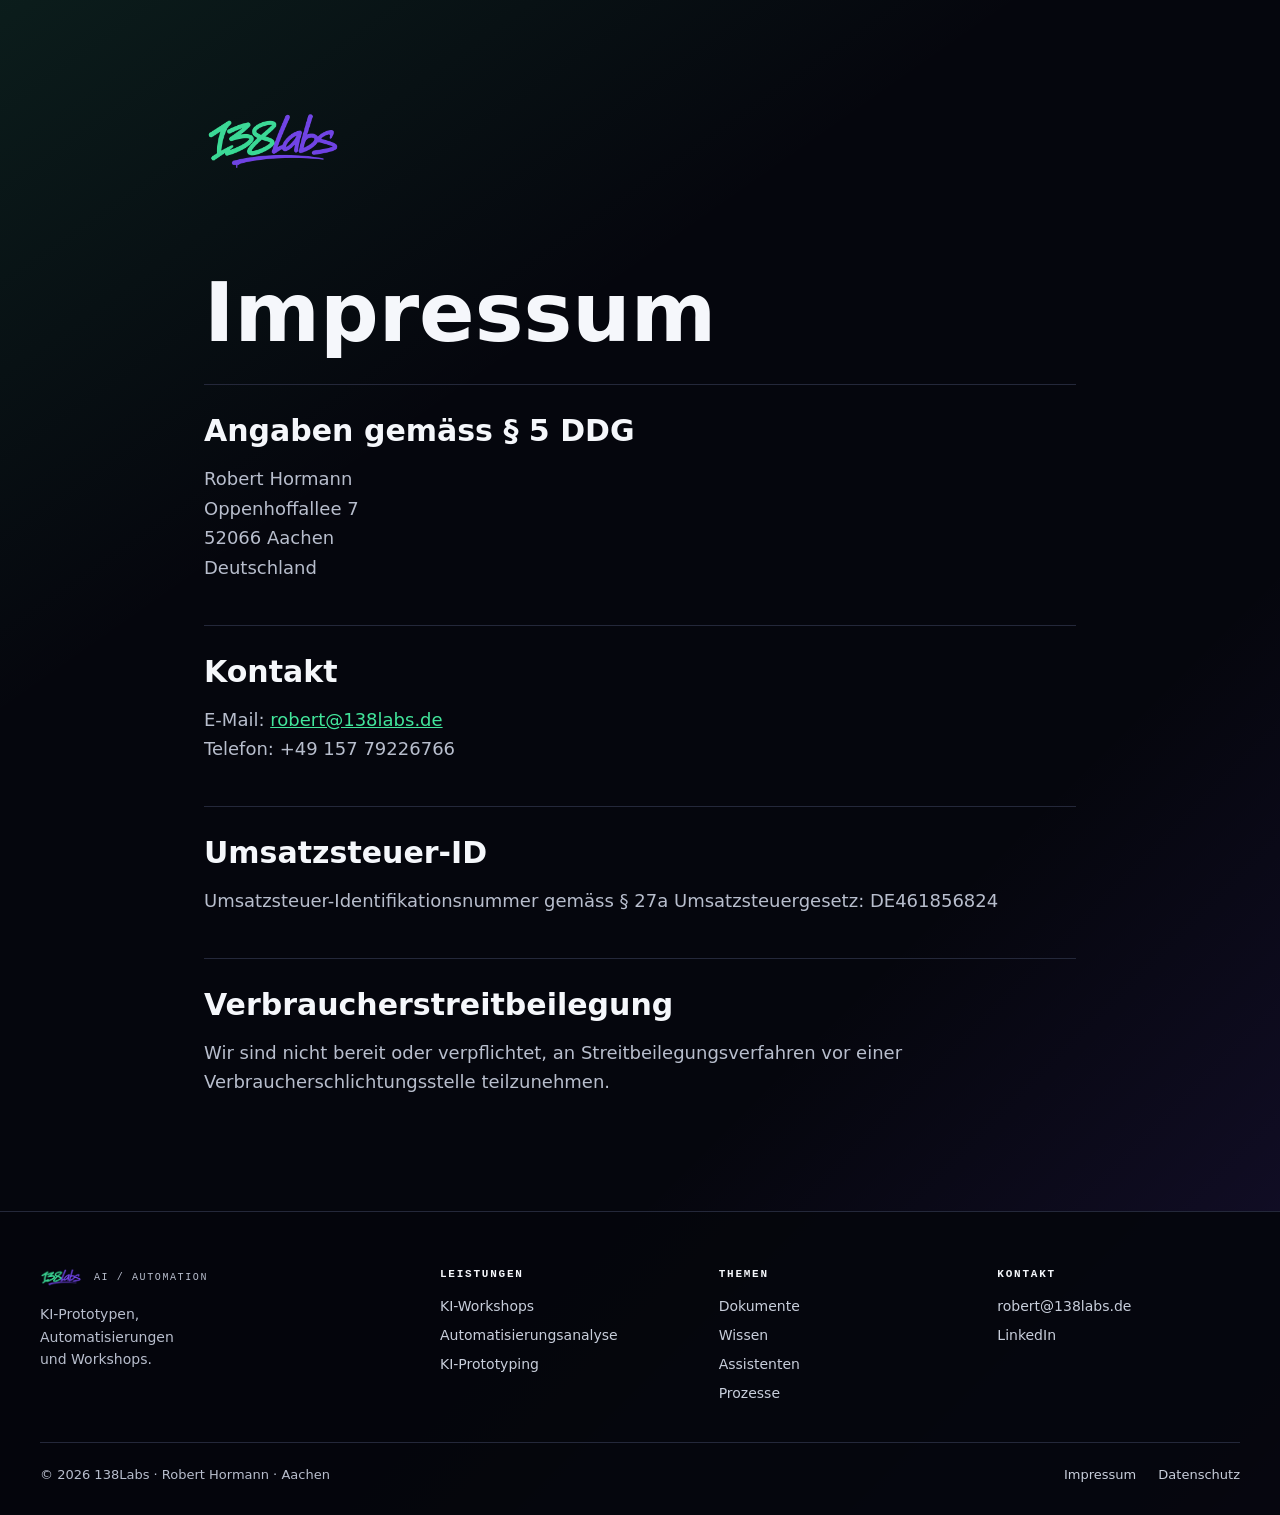
<file: impressum.html>
<!doctype html>
<html lang="de">
<head>
  <meta charset="utf-8" />
  <meta name="viewport" content="width=device-width, initial-scale=1" />
  <title>Impressum | 138Labs</title>
  <link rel="icon" type="image/svg+xml" href="favicon.svg" />
  <link rel="icon" type="image/png" href="favicon.png" />
  <style>
    :root {
      --bg: #05060d;
      --text: #f5f7fb;
      --ink: #f5f7fb;
      --ink-soft: #c8cedb;
      --muted: #b8becd;
      --line: #24283a;
      --green: #42e59b;
      --violet: #7c4dff;
      --max: 1200px;
      --mono: "JetBrains Mono", ui-monospace, "SFMono-Regular", Consolas, monospace;
    }
    * {
      box-sizing: border-box;
    }
    body {
      margin: 0;
      font-family: Inter, ui-sans-serif, system-ui, -apple-system, BlinkMacSystemFont, "Segoe UI", sans-serif;
      background:
        linear-gradient(145deg, rgba(66, 229, 155, 0.1), transparent 30%),
        linear-gradient(315deg, rgba(124, 77, 255, 0.14), transparent 34%),
        var(--bg);
      color: var(--text);
      min-height: 100vh;
    }
    main {
      width: min(100%, 920px);
      padding: clamp(32px, 6vw, 72px) 24px;
      margin: 0 auto;
    }
    .back {
      display: inline-flex;
      color: var(--green);
      font-weight: 800;
      letter-spacing: 0.16em;
      text-transform: uppercase;
      text-decoration: none;
      font-size: 13px;
      margin-bottom: clamp(36px, 6vw, 64px);
    }
    h1 {
      font-size: clamp(42px, 8vw, 82px);
      line-height: 0.95;
      margin: 0 0 32px;
      letter-spacing: 0;
    }
    section {
      border-top: 1px solid var(--line);
      padding: 28px 0;
    }
    h2 {
      font-size: clamp(22px, 3vw, 30px);
      margin: 0 0 16px;
    }
    p {
      color: var(--muted);
      font-size: 18px;
      line-height: 1.65;
      margin: 0 0 14px;
      overflow-wrap: anywhere;
    }
    a {
      color: var(--green);
      overflow-wrap: anywhere;
    }
    .shell {
      width: min(calc(100% - 40px), var(--max));
      margin: 0 auto;
      position: relative;
      z-index: 1;
    }
    .site-footer {
      padding: 56px 0 32px;
      border-top: 1px solid var(--line);
      background: rgba(5, 6, 13, 0.92);
      color: var(--muted);
    }
    .footer-grid {
      display: grid;
      grid-template-columns: 1.5fr 1fr 1fr 1fr;
      gap: 36px;
      margin-bottom: 40px;
    }
    .footer-grid h4 {
      margin: 0 0 16px;
      color: var(--ink);
      font-family: var(--mono);
      font-size: 11px;
      font-weight: 700;
      letter-spacing: 0.16em;
      text-transform: uppercase;
    }
    .footer-grid ul {
      display: grid;
      gap: 10px;
      margin: 0;
      padding: 0;
      list-style: none;
    }
    .footer-grid a {
      color: var(--ink-soft);
      font-size: 14px;
      text-decoration: none;
      transition: color 160ms ease;
    }
    .footer-grid a:hover,
    .footer-legal a:hover {
      color: var(--green);
    }
    .footer-brand .brand {
      display: inline-flex;
      align-items: center;
      gap: 12px;
      color: var(--ink);
      text-decoration: none;
    }
    .footer-brand .brand img {
      width: 42px;
      height: auto;
    }
    .brand-text small {
      display: block;
      color: var(--muted);
      font-family: var(--mono);
      font-size: 10px;
      letter-spacing: 0.16em;
      text-transform: uppercase;
    }
    .footer-brand p {
      margin: 12px 0 0;
      max-width: 32ch;
      font-size: 14px;
      line-height: 1.6;
    }
    .footer-legal {
      display: flex;
      flex-wrap: wrap;
      justify-content: space-between;
      gap: 12px;
      padding-top: 24px;
      border-top: 1px solid var(--line);
      color: var(--muted);
      font-size: 13px;
    }
    .footer-legal a {
      color: var(--ink-soft);
      text-decoration: none;
      margin-left: 18px;
    }
    @media (max-width: 920px) {
      .footer-grid {
        grid-template-columns: 1fr 1fr;
        gap: 28px;
      }
    }
    @media (max-width: 700px) {
      .shell {
        width: min(calc(100% - 28px), var(--max));
      }
      .footer-grid {
        grid-template-columns: 1fr;
      }
      .footer-legal {
        flex-direction: column;
        align-items: flex-start;
      }
      .footer-legal a {
        margin-left: 0;
        margin-right: 18px;
      }
      h1 {
        font-size: 32px;
      }
    }
  </style>
</head>
<body>
  <main>
    <a class="back" href="index.html"><img src="logo.svg" alt="138Labs logo" width="138" height="138" /></a>
    <h1>Impressum</h1>

    <section aria-labelledby="provider">
      <h2 id="provider">Angaben gemäss § 5 DDG</h2>
      <p>
        Robert Hormann<br />
        Oppenhoffallee 7<br />
        52066 Aachen<br />
        Deutschland
      </p>
    </section>

    <section aria-labelledby="contact">
      <h2 id="contact">Kontakt</h2>
      <p>
        E-Mail: <a href="mailto:robert@138labs.de">robert@138labs.de</a><br />
        Telefon: +49 157 79226766
      </p>
    </section>

    <section aria-labelledby="tax">
      <h2 id="tax">Umsatzsteuer-ID</h2>
      <p>
        Umsatzsteuer-Identifikationsnummer gemäss § 27a Umsatzsteuergesetz:
        DE461856824
      </p>
    </section>

    <section aria-labelledby="dispute">
      <h2 id="dispute">Verbraucherstreitbeilegung</h2>
      <p>
        Wir sind nicht bereit oder verpflichtet, an Streitbeilegungsverfahren vor einer Verbraucherschlichtungsstelle teilzunehmen.
      </p>
    </section>
  </main>
  <footer class="site-footer">
    <div class="shell">
      <div class="footer-grid">
        <div class="footer-brand">
          <a class="brand" href="index.html">
            <img src="logo-transparent-360.png" alt="" />
            <span class="brand-text"><small>AI / Automation</small></span>
          </a>
          <p>KI-Prototypen,<br> Automatisierungen<br> und Workshops.</p>
        </div>
        <div>
          <h4>Leistungen</h4>
          <ul>
            <li><a href="index.html#leistungen">KI-Workshops</a></li>
            <li><a href="index.html#leistungen">Automatisierungsanalyse</a></li>
            <li><a href="index.html#leistungen">KI-Prototyping</a></li>
          </ul>
        </div>
        <div>
          <h4>Themen</h4>
          <ul>
            <li><a href="index.html#felder">Dokumente</a></li>
            <li><a href="index.html#felder">Wissen</a></li>
            <li><a href="index.html#felder">Assistenten</a></li>
            <li><a href="index.html#felder">Prozesse</a></li>
          </ul>
        </div>
        <div>
          <h4>Kontakt</h4>
          <ul>
            <li><a href="mailto:robert@138labs.de">robert@138labs.de</a></li>
            <li><a href="https://de.linkedin.com/in/robert-hormann-76a15621b" target="_blank" rel="noopener noreferrer">LinkedIn</a></li>
          </ul>
        </div>
      </div>
      <div class="footer-legal">
        <span>© <span id="year">2026</span> 138Labs · Robert Hormann · Aachen</span>
        <div>
          <a href="impressum.html">Impressum</a>
          <a href="datenschutz.html">Datenschutz</a>
        </div>
      </div>
    </div>
  </footer>
  <script>
    document.getElementById("year").textContent = new Date().getFullYear();
  </script>
</body>
</html>
</file>
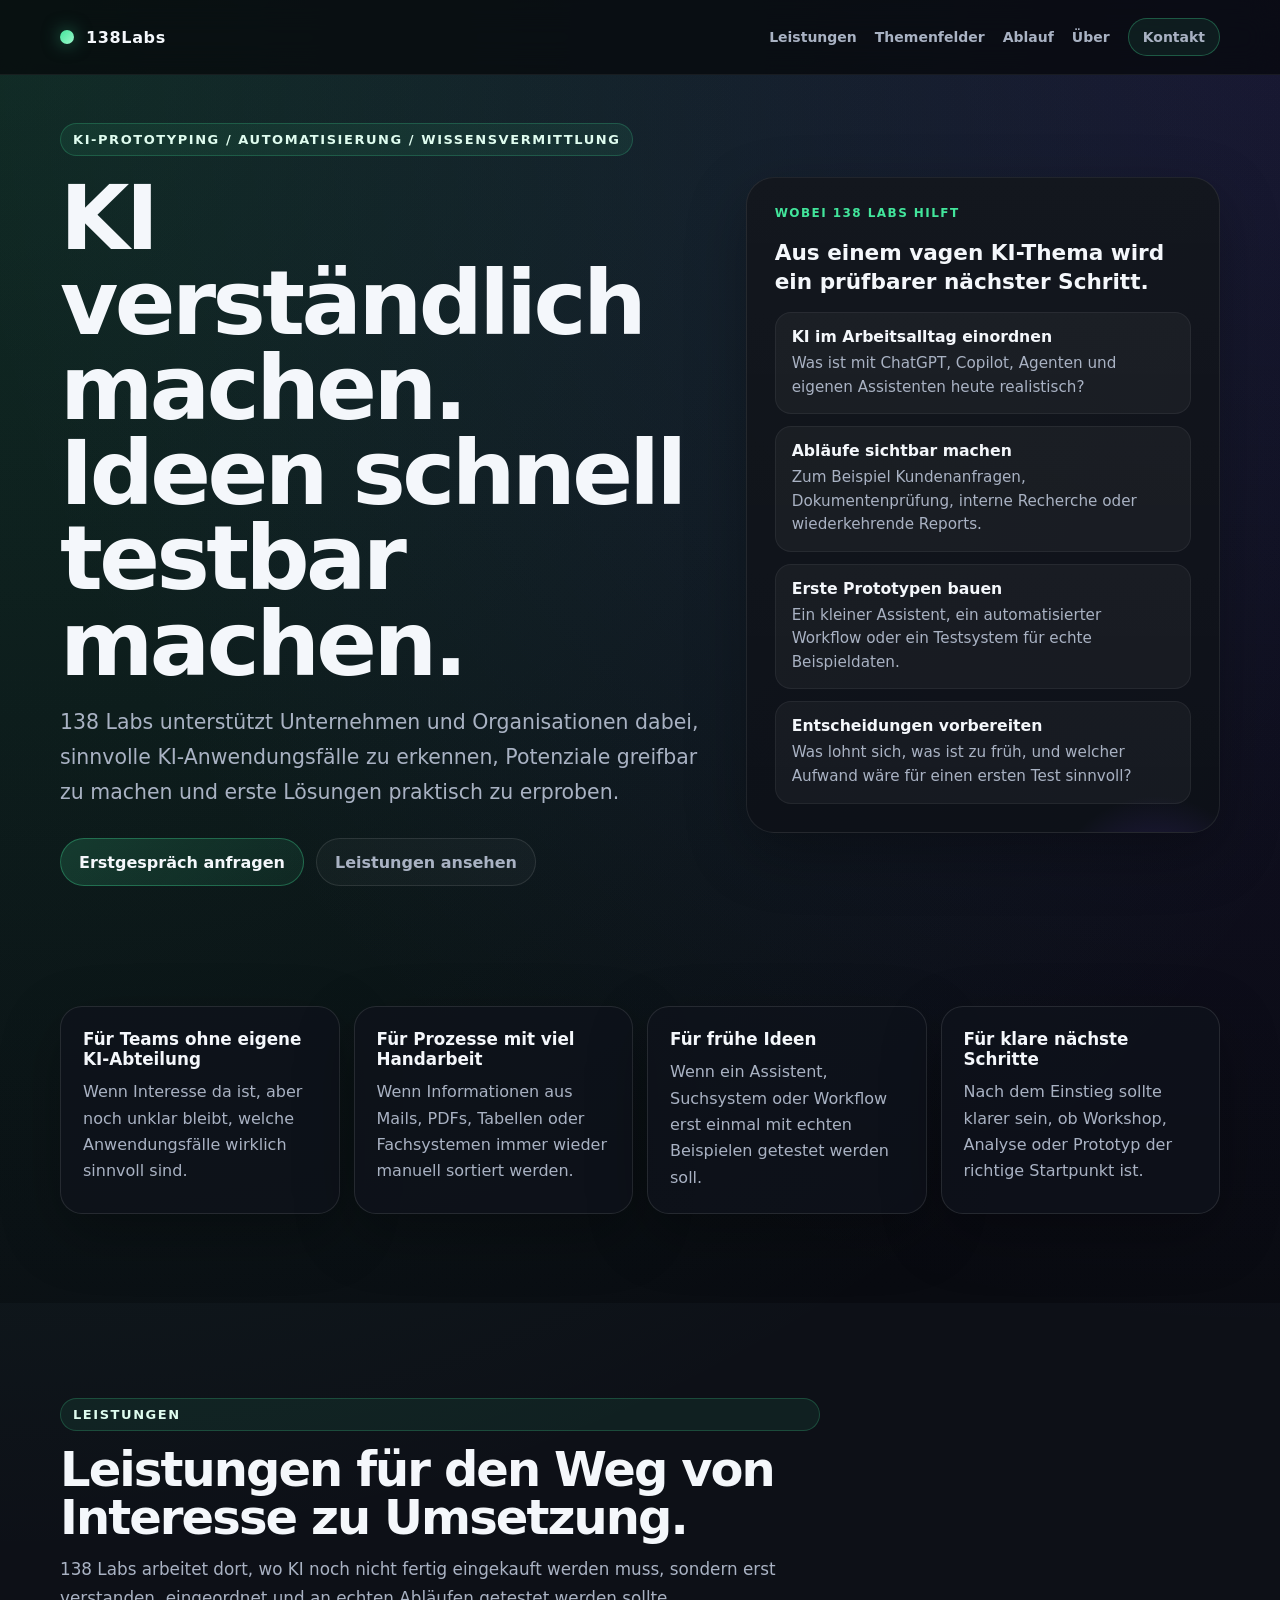
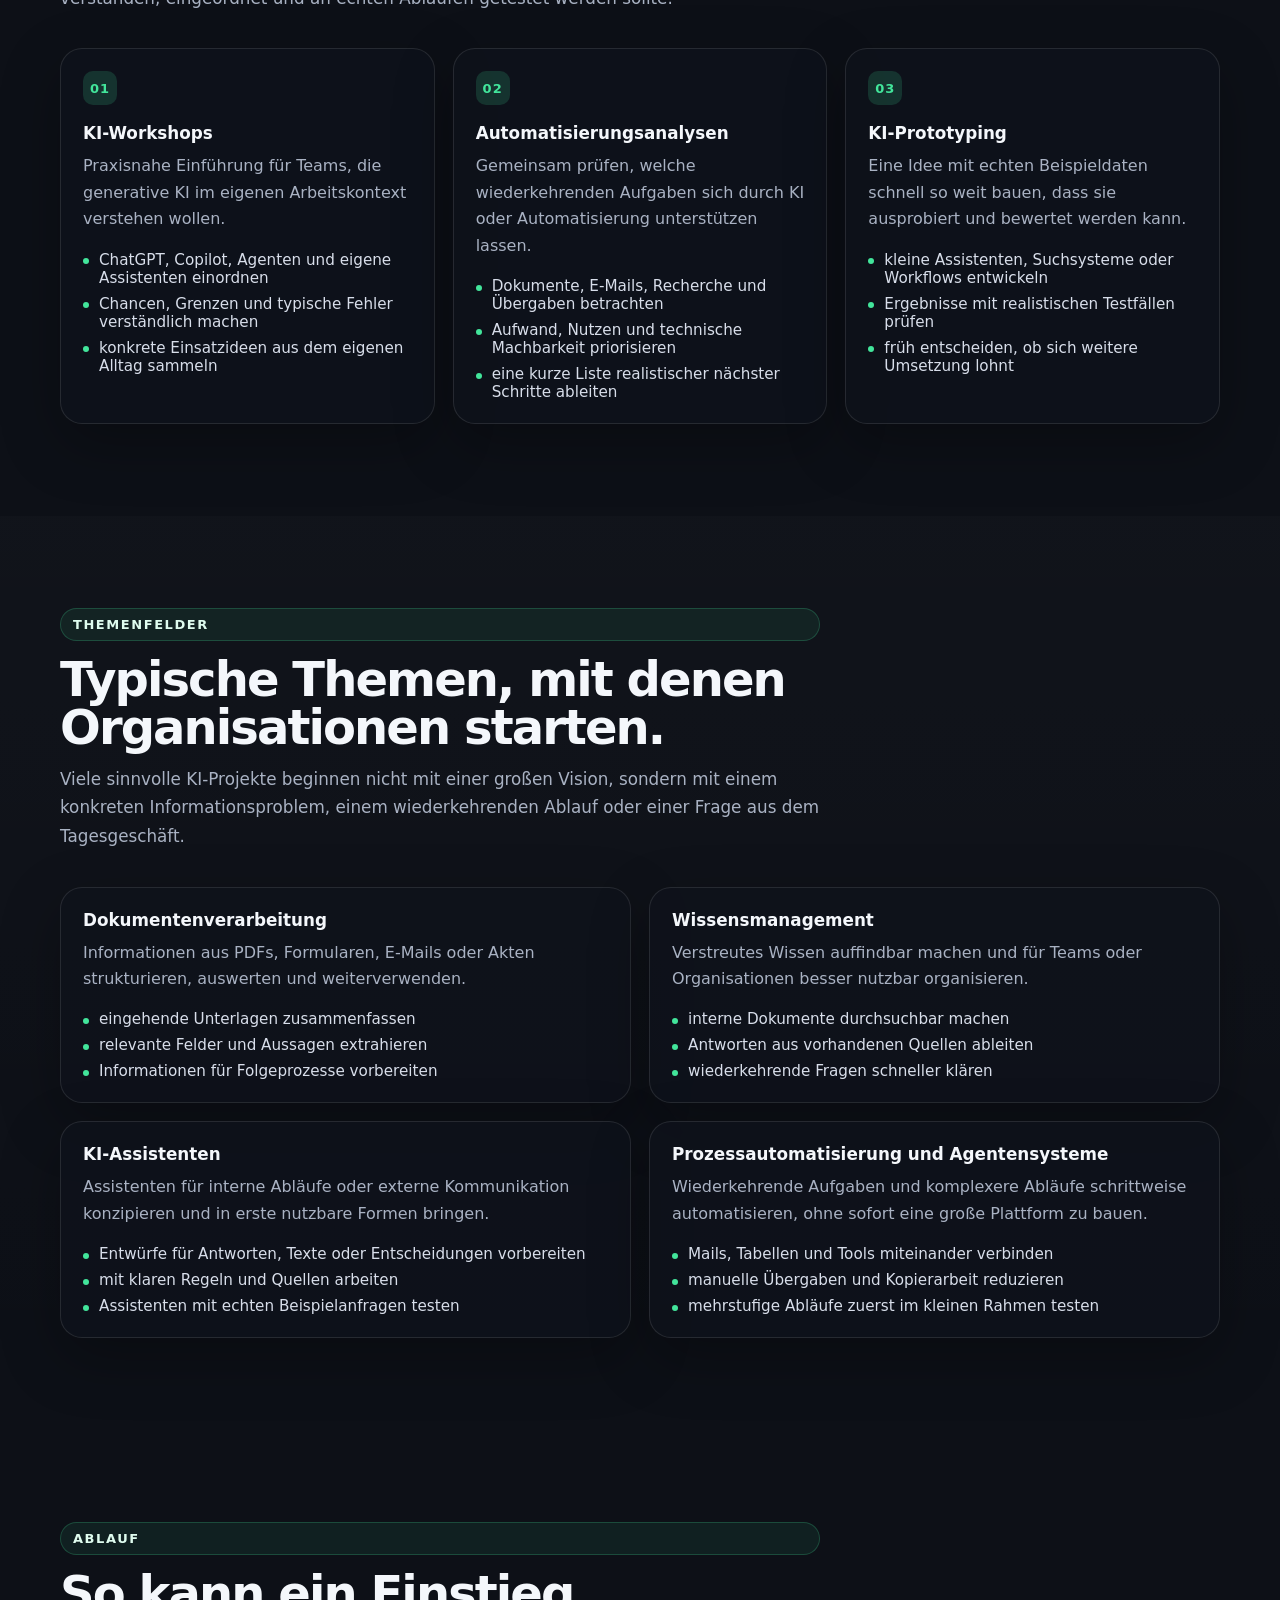
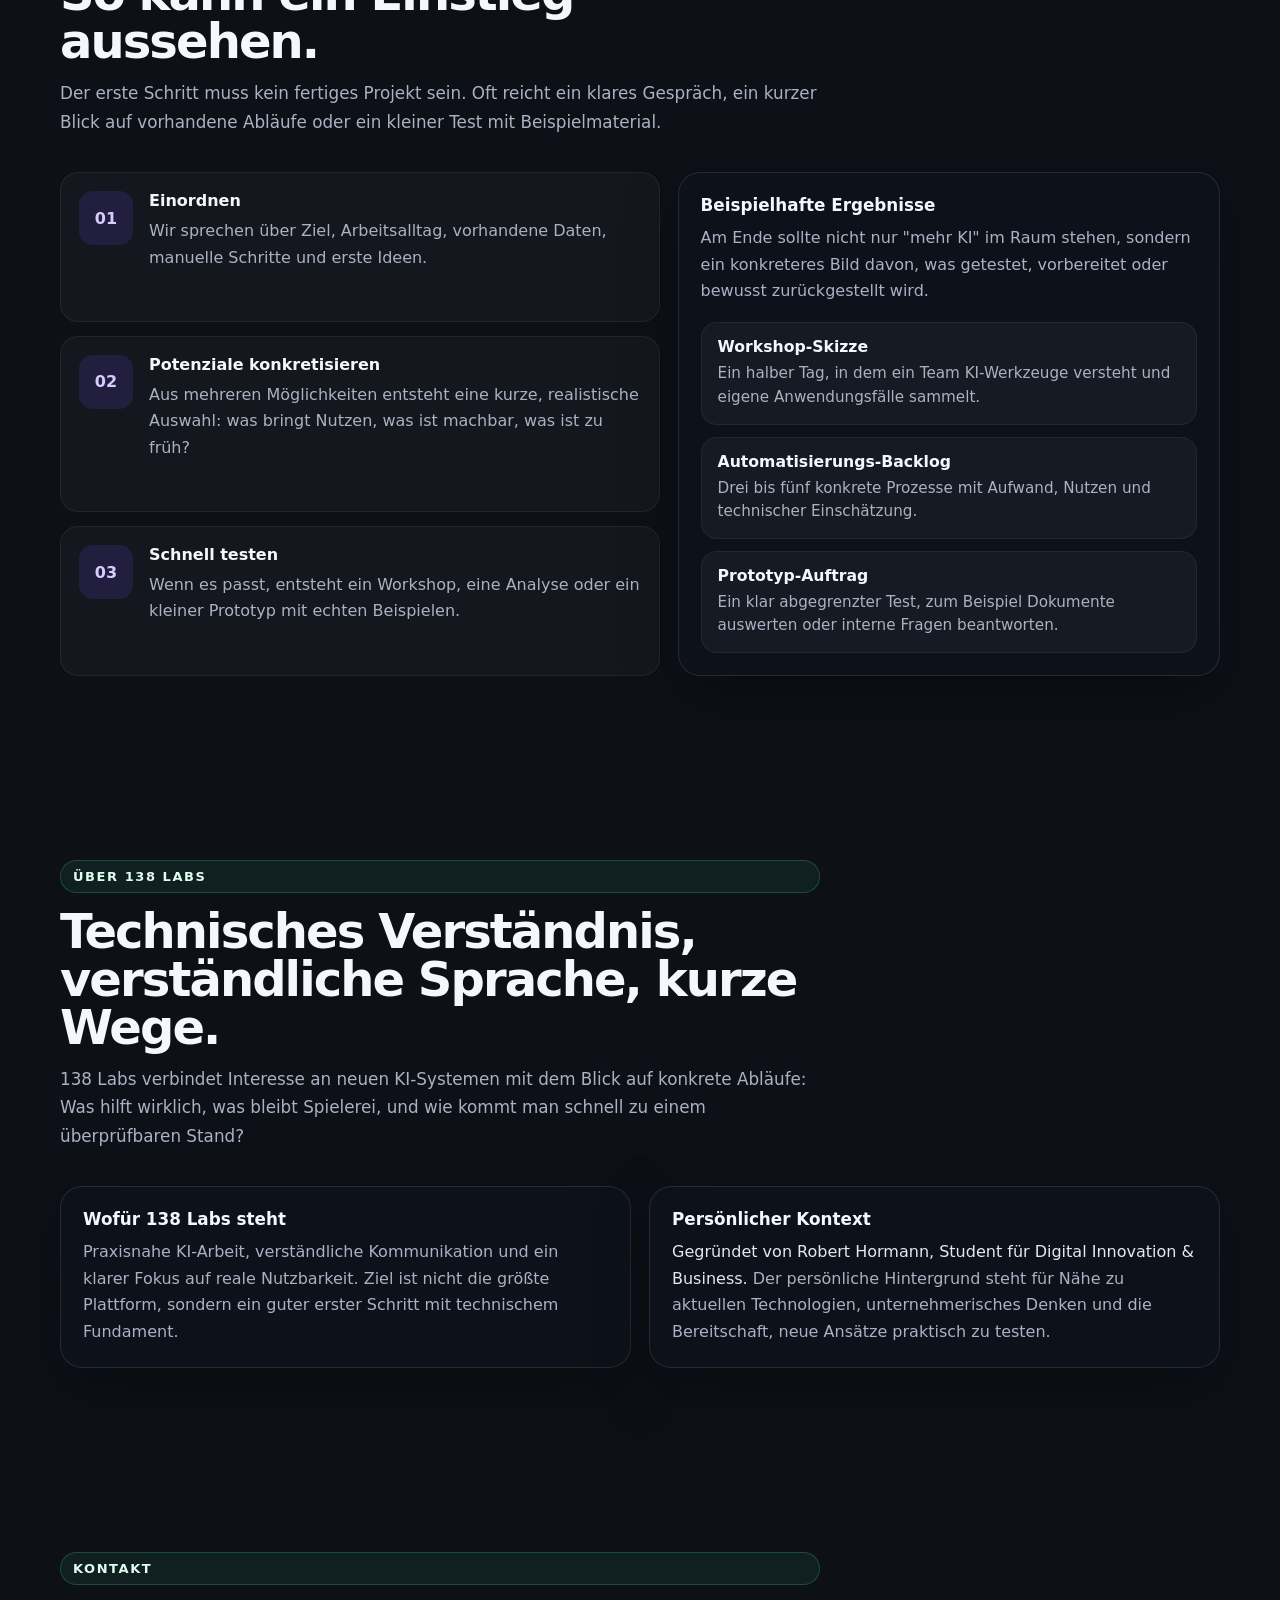
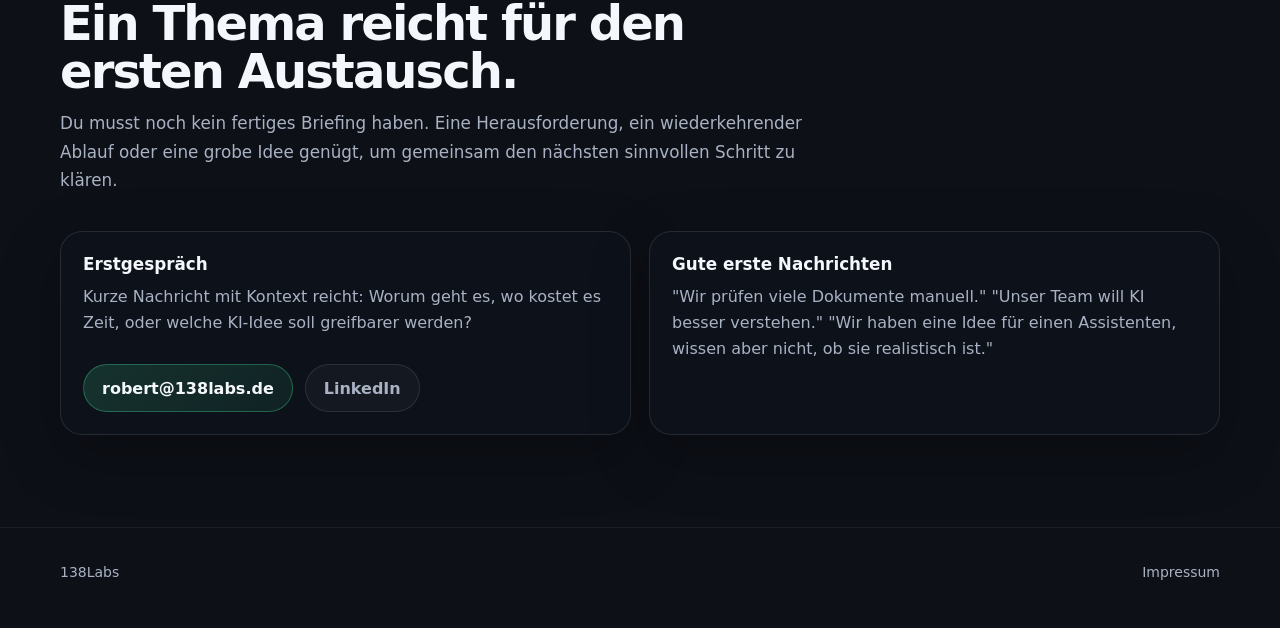
<file: index-v2.html>
<!doctype html>
<html lang="de">
<head>
  <meta charset="utf-8" />
  <meta name="viewport" content="width=device-width, initial-scale=1" />
  <title>138Labs</title>
  <meta
    name="description"
    content="138 Labs unterstützt Unternehmen und Organisationen dabei, KI-Potenziale zu erkennen, Ideen schnell zu testen und praktisch umzusetzen."
  />
  <link rel="icon" type="image/svg+xml" href="favicon.svg" />
  <link rel="icon" type="image/png" href="favicon.png" />
  <style>
    :root {
      --bg: #06070b;
      --bg-soft: #0d1017;
      --panel: rgba(15, 18, 28, 0.78);
      --panel-strong: #10131d;
      --text: #f4f7fb;
      --muted: #a9b2c3;
      --line: rgba(255, 255, 255, 0.1);
      --green: #42e59b;
      --green-soft: rgba(66, 229, 155, 0.16);
      --violet: #7c4dff;
      --max: 1160px;
      --radius: 22px;
      --shadow: 0 20px 60px rgba(0, 0, 0, 0.28);
    }

    * {
      box-sizing: border-box;
    }

    html {
      scroll-behavior: smooth;
    }

    body {
      margin: 0;
      font-family: Inter, ui-sans-serif, system-ui, -apple-system, BlinkMacSystemFont, "Segoe UI", sans-serif;
      color: var(--text);
      background:
        radial-gradient(circle at top left, rgba(66, 229, 155, 0.16), transparent 28%),
        radial-gradient(circle at top right, rgba(124, 77, 255, 0.14), transparent 24%),
        linear-gradient(180deg, #07090f 0%, #090b11 24%, #0d1017 24%, #0d1017 100%);
      overflow-x: hidden;
    }

    a {
      color: inherit;
    }

    .shell {
      width: min(calc(100% - 40px), var(--max));
      margin: 0 auto;
    }

    .site-header {
      position: sticky;
      top: 0;
      z-index: 20;
      backdrop-filter: blur(16px);
      background: rgba(6, 7, 11, 0.72);
      border-bottom: 1px solid rgba(255, 255, 255, 0.06);
    }

    .site-header .shell {
      display: flex;
      align-items: center;
      justify-content: space-between;
      gap: 24px;
      padding: 18px 0;
    }

    .brand {
      display: inline-flex;
      align-items: center;
      gap: 12px;
      font-weight: 800;
      text-decoration: none;
      letter-spacing: 0.04em;
    }

    .brand-mark {
      width: 14px;
      height: 14px;
      border-radius: 999px;
      background: linear-gradient(135deg, var(--green), #9df8cb);
      box-shadow: 0 0 18px rgba(66, 229, 155, 0.5);
      flex: 0 0 auto;
    }

    .site-nav {
      display: flex;
      flex-wrap: wrap;
      gap: 18px;
      align-items: center;
    }

    .site-nav a {
      color: var(--muted);
      text-decoration: none;
      font-size: 14px;
      font-weight: 700;
    }

    .site-nav a:hover,
    .site-nav a:focus-visible {
      color: var(--text);
      outline: none;
    }

    .nav-cta {
      padding: 10px 14px;
      border-radius: 999px;
      border: 1px solid rgba(66, 229, 155, 0.3);
      background: rgba(66, 229, 155, 0.08);
      color: var(--text);
    }

    main {
      display: block;
    }

    section {
      padding: 92px 0;
    }

    .hero {
      padding-top: 48px;
      min-height: calc(100svh - 76px);
      display: flex;
      align-items: center;
    }

    .hero-grid {
      display: grid;
      grid-template-columns: minmax(0, 1.15fr) minmax(320px, 0.85fr);
      gap: 44px;
      align-items: center;
    }

    .eyebrow {
      display: inline-flex;
      align-items: center;
      gap: 10px;
      padding: 8px 12px;
      border-radius: 999px;
      border: 1px solid rgba(66, 229, 155, 0.22);
      background: rgba(66, 229, 155, 0.08);
      color: #dffcef;
      font-size: 13px;
      font-weight: 800;
      letter-spacing: 0.12em;
      text-transform: uppercase;
    }

    .hero-copy h1 {
      margin: 20px 0 18px;
      max-width: 12ch;
      font-size: clamp(3.6rem, 7vw, 6.4rem);
      line-height: 0.95;
      letter-spacing: -0.04em;
    }

    .hero-copy p {
      margin: 0;
      max-width: 62ch;
      color: var(--muted);
      font-size: clamp(1.05rem, 1.6vw, 1.3rem);
      line-height: 1.72;
    }

    .hero-actions,
    .contact-actions {
      display: flex;
      flex-wrap: wrap;
      gap: 12px;
      margin-top: 28px;
    }

    .button {
      display: inline-flex;
      align-items: center;
      justify-content: center;
      min-height: 48px;
      padding: 12px 18px;
      border-radius: 999px;
      border: 1px solid var(--line);
      text-decoration: none;
      font-weight: 800;
      transition: transform 180ms ease, border-color 180ms ease, background 180ms ease;
    }

    .button:hover,
    .button:focus-visible {
      transform: translateY(-1px);
      outline: none;
    }

    .button-primary {
      border-color: rgba(66, 229, 155, 0.32);
      background: linear-gradient(135deg, rgba(66, 229, 155, 0.16), rgba(66, 229, 155, 0.08));
    }

    .button-secondary {
      background: rgba(255, 255, 255, 0.03);
      color: var(--muted);
    }

    .hero-panel {
      position: relative;
      padding: 28px;
      border-radius: 28px;
      background:
        linear-gradient(180deg, rgba(255, 255, 255, 0.04), rgba(255, 255, 255, 0.02)),
        rgba(9, 12, 19, 0.88);
      border: 1px solid rgba(255, 255, 255, 0.08);
      box-shadow: var(--shadow);
      overflow: hidden;
    }

    .hero-panel::before {
      content: "";
      position: absolute;
      inset: auto -10% -28% auto;
      width: 220px;
      height: 220px;
      border-radius: 50%;
      background: radial-gradient(circle, rgba(124, 77, 255, 0.26), transparent 70%);
      pointer-events: none;
    }

    .panel-label {
      color: var(--green);
      font-size: 12px;
      font-weight: 800;
      letter-spacing: 0.12em;
      text-transform: uppercase;
    }

    .panel-title {
      margin: 18px 0 16px;
      font-size: 1.35rem;
      line-height: 1.35;
    }

    .flow-list,
    .metric-list {
      display: grid;
      gap: 12px;
    }

    .flow-item,
    .metric-item {
      padding: 14px 16px;
      border-radius: 16px;
      background: rgba(255, 255, 255, 0.04);
      border: 1px solid rgba(255, 255, 255, 0.06);
    }

    .flow-item strong,
    .metric-item strong {
      display: block;
      margin-bottom: 6px;
      font-size: 0.98rem;
    }

    .flow-item span,
    .metric-item span {
      color: var(--muted);
      font-size: 0.95rem;
      line-height: 1.55;
    }

    .section-head {
      display: grid;
      gap: 14px;
      margin-bottom: 36px;
      max-width: 760px;
    }

    .section-head h2 {
      margin: 0;
      font-size: clamp(2rem, 4vw, 3rem);
      line-height: 1;
      letter-spacing: -0.04em;
    }

    .section-head p {
      margin: 0;
      color: var(--muted);
      font-size: 1.05rem;
      line-height: 1.7;
    }

    .experience-strip {
      padding-top: 28px;
    }

    .strip-grid {
      display: grid;
      grid-template-columns: repeat(4, minmax(0, 1fr));
      gap: 14px;
    }

    .strip-card,
    .service-card,
    .theme-card,
    .about-card,
    .contact-card {
      padding: 22px;
      border-radius: var(--radius);
      border: 1px solid var(--line);
      background: var(--panel);
      box-shadow: var(--shadow);
    }

    .strip-card strong,
    .service-card h3,
    .theme-card h3,
    .about-card h3,
    .contact-card h3 {
      display: block;
      margin: 0 0 10px;
      font-size: 1.05rem;
    }

    .strip-card p,
    .service-card p,
    .theme-card p,
    .about-card p,
    .contact-card p {
      margin: 0;
      color: var(--muted);
      line-height: 1.65;
    }

    .services-grid {
      display: grid;
      grid-template-columns: repeat(3, minmax(0, 1fr));
      gap: 18px;
    }

    .card-index {
      display: inline-flex;
      width: 34px;
      height: 34px;
      align-items: center;
      justify-content: center;
      margin-bottom: 18px;
      border-radius: 10px;
      background: var(--green-soft);
      color: var(--green);
      font-size: 13px;
      font-weight: 800;
      letter-spacing: 0.08em;
      text-transform: uppercase;
    }

    .service-points,
    .theme-points {
      display: grid;
      gap: 8px;
      margin-top: 18px;
      color: #d8deea;
      font-size: 0.95rem;
    }

    .service-points span,
    .theme-points span {
      position: relative;
      padding-left: 16px;
    }

    .service-points span::before,
    .theme-points span::before {
      content: "";
      position: absolute;
      left: 0;
      top: 0.7em;
      width: 6px;
      height: 6px;
      border-radius: 999px;
      background: var(--green);
      transform: translateY(-50%);
    }

    .themes {
      background: linear-gradient(180deg, rgba(255, 255, 255, 0.015), rgba(255, 255, 255, 0));
    }

    .themes-grid {
      display: grid;
      grid-template-columns: repeat(2, minmax(0, 1fr));
      gap: 18px;
    }

    .theme-card {
      min-height: 200px;
    }

    .process-grid {
      display: grid;
      grid-template-columns: 1.05fr 0.95fr;
      gap: 18px;
    }

    .process-steps {
      display: grid;
      gap: 14px;
    }

    .step {
      display: grid;
      grid-template-columns: 54px minmax(0, 1fr);
      gap: 16px;
      align-items: start;
      padding: 18px;
      border-radius: 18px;
      background: rgba(255, 255, 255, 0.03);
      border: 1px solid rgba(255, 255, 255, 0.06);
    }

    .step-number {
      display: inline-flex;
      align-items: center;
      justify-content: center;
      width: 54px;
      height: 54px;
      border-radius: 14px;
      background: rgba(124, 77, 255, 0.14);
      color: #d8cbff;
      font-weight: 800;
    }

    .step strong {
      display: block;
      margin-bottom: 8px;
      font-size: 1rem;
    }

    .step p {
      margin: 0;
      color: var(--muted);
      line-height: 1.65;
    }

    .about-grid,
    .contact-grid {
      display: grid;
      grid-template-columns: repeat(2, minmax(0, 1fr));
      gap: 18px;
    }

    .about-card em {
      color: #e3e8f3;
      font-style: normal;
    }

    .legal {
      padding: 36px 0 48px;
      border-top: 1px solid rgba(255, 255, 255, 0.06);
    }

    .legal .shell {
      display: flex;
      align-items: center;
      justify-content: space-between;
      gap: 14px;
      color: var(--muted);
      font-size: 14px;
    }

    .legal a {
      text-decoration: none;
    }

    .legal a:hover,
    .legal a:focus-visible {
      color: var(--text);
      outline: none;
    }

    @media (max-width: 1080px) {
      .hero-grid,
      .process-grid,
      .about-grid,
      .contact-grid {
        grid-template-columns: 1fr;
      }

      .strip-grid,
      .services-grid,
      .themes-grid {
        grid-template-columns: repeat(2, minmax(0, 1fr));
      }
    }

    @media (max-width: 760px) {
      .site-header .shell {
        align-items: flex-start;
        flex-direction: column;
      }

      section {
        padding: 74px 0;
      }

      .hero {
        min-height: auto;
        padding-top: 24px;
      }

      .shell {
        width: min(calc(100% - 28px), var(--max));
      }

      .strip-grid,
      .services-grid,
      .themes-grid,
      .about-grid,
      .contact-grid {
        grid-template-columns: 1fr;
      }

      .legal .shell {
        align-items: flex-start;
        flex-direction: column;
      }
    }

    @media (prefers-reduced-motion: reduce) {
      html {
        scroll-behavior: auto;
      }

      .button {
        transition: none;
      }
    }
  </style>
</head>
<body>
  <header class="site-header">
    <div class="shell">
      <a class="brand" href="#top" aria-label="138Labs Startseite">
        <span class="brand-mark" aria-hidden="true"></span>
        <span>138Labs</span>
      </a>
      <nav class="site-nav" aria-label="Seitennavigation">
        <a href="#leistungen">Leistungen</a>
        <a href="#themenfelder">Themenfelder</a>
        <a href="#ablauf">Ablauf</a>
        <a href="#ueber">Über</a>
        <a class="nav-cta" href="#kontakt">Kontakt</a>
      </nav>
    </div>
  </header>

  <main id="top">
    <section class="hero">
      <div class="shell hero-grid">
        <div class="hero-copy">
          <div class="eyebrow">KI-Prototyping / Automatisierung / Wissensvermittlung</div>
          <h1>KI verständlich machen. Ideen schnell testbar machen.</h1>
          <p>
            138 Labs unterstützt Unternehmen und Organisationen dabei, sinnvolle KI-Anwendungsfälle
            zu erkennen, Potenziale greifbar zu machen und erste Lösungen praktisch zu erproben.
          </p>
          <div class="hero-actions">
            <a class="button button-primary" href="#kontakt">Erstgespräch anfragen</a>
            <a class="button button-secondary" href="#leistungen">Leistungen ansehen</a>
          </div>
        </div>

        <aside class="hero-panel" aria-label="Typische Startpunkte">
          <div class="panel-label">Wobei 138 Labs hilft</div>
          <h2 class="panel-title">Aus einem vagen KI-Thema wird ein prüfbarer nächster Schritt.</h2>
          <div class="flow-list">
            <div class="flow-item">
              <strong>KI im Arbeitsalltag einordnen</strong>
              <span>Was ist mit ChatGPT, Copilot, Agenten und eigenen Assistenten heute realistisch?</span>
            </div>
            <div class="flow-item">
              <strong>Abläufe sichtbar machen</strong>
              <span>Zum Beispiel Kundenanfragen, Dokumentenprüfung, interne Recherche oder wiederkehrende Reports.</span>
            </div>
            <div class="flow-item">
              <strong>Erste Prototypen bauen</strong>
              <span>Ein kleiner Assistent, ein automatisierter Workflow oder ein Testsystem für echte Beispieldaten.</span>
            </div>
            <div class="flow-item">
              <strong>Entscheidungen vorbereiten</strong>
              <span>Was lohnt sich, was ist zu früh, und welcher Aufwand wäre für einen ersten Test sinnvoll?</span>
            </div>
          </div>
        </aside>
      </div>
    </section>

    <section class="experience-strip" aria-label="Wirkung der Seite">
      <div class="shell strip-grid">
        <article class="strip-card">
          <strong>Für Teams ohne eigene KI-Abteilung</strong>
          <p>Wenn Interesse da ist, aber noch unklar bleibt, welche Anwendungsfälle wirklich sinnvoll sind.</p>
        </article>
        <article class="strip-card">
          <strong>Für Prozesse mit viel Handarbeit</strong>
          <p>Wenn Informationen aus Mails, PDFs, Tabellen oder Fachsystemen immer wieder manuell sortiert werden.</p>
        </article>
        <article class="strip-card">
          <strong>Für frühe Ideen</strong>
          <p>Wenn ein Assistent, Suchsystem oder Workflow erst einmal mit echten Beispielen getestet werden soll.</p>
        </article>
        <article class="strip-card">
          <strong>Für klare nächste Schritte</strong>
          <p>Nach dem Einstieg sollte klarer sein, ob Workshop, Analyse oder Prototyp der richtige Startpunkt ist.</p>
        </article>
      </div>
    </section>

    <section id="leistungen">
      <div class="shell">
        <div class="section-head">
          <div class="eyebrow">Leistungen</div>
          <h2>Leistungen für den Weg von Interesse zu Umsetzung.</h2>
          <p>
            138 Labs arbeitet dort, wo KI noch nicht fertig eingekauft werden muss, sondern erst verstanden,
            eingeordnet und an echten Abläufen getestet werden sollte.
          </p>
        </div>

        <div class="services-grid">
          <article class="service-card">
            <div class="card-index">01</div>
            <h3>KI-Workshops</h3>
            <p>Praxisnahe Einführung für Teams, die generative KI im eigenen Arbeitskontext verstehen wollen.</p>
            <div class="service-points">
              <span>ChatGPT, Copilot, Agenten und eigene Assistenten einordnen</span>
              <span>Chancen, Grenzen und typische Fehler verständlich machen</span>
              <span>konkrete Einsatzideen aus dem eigenen Alltag sammeln</span>
            </div>
          </article>

          <article class="service-card">
            <div class="card-index">02</div>
            <h3>Automatisierungsanalysen</h3>
            <p>Gemeinsam prüfen, welche wiederkehrenden Aufgaben sich durch KI oder Automatisierung unterstützen lassen.</p>
            <div class="service-points">
              <span>Dokumente, E-Mails, Recherche und Übergaben betrachten</span>
              <span>Aufwand, Nutzen und technische Machbarkeit priorisieren</span>
              <span>eine kurze Liste realistischer nächster Schritte ableiten</span>
            </div>
          </article>

          <article class="service-card">
            <div class="card-index">03</div>
            <h3>KI-Prototyping</h3>
            <p>Eine Idee mit echten Beispieldaten schnell so weit bauen, dass sie ausprobiert und bewertet werden kann.</p>
            <div class="service-points">
              <span>kleine Assistenten, Suchsysteme oder Workflows entwickeln</span>
              <span>Ergebnisse mit realistischen Testfällen prüfen</span>
              <span>früh entscheiden, ob sich weitere Umsetzung lohnt</span>
            </div>
          </article>
        </div>
      </div>
    </section>

    <section class="themes" id="themenfelder">
      <div class="shell">
        <div class="section-head">
          <div class="eyebrow">Themenfelder</div>
          <h2>Typische Themen, mit denen Organisationen starten.</h2>
          <p>
            Viele sinnvolle KI-Projekte beginnen nicht mit einer großen Vision, sondern mit einem konkreten
            Informationsproblem, einem wiederkehrenden Ablauf oder einer Frage aus dem Tagesgeschäft.
          </p>
        </div>

        <div class="themes-grid">
          <article class="theme-card">
            <h3>Dokumentenverarbeitung</h3>
            <p>Informationen aus PDFs, Formularen, E-Mails oder Akten strukturieren, auswerten und weiterverwenden.</p>
            <div class="theme-points">
              <span>eingehende Unterlagen zusammenfassen</span>
              <span>relevante Felder und Aussagen extrahieren</span>
              <span>Informationen für Folgeprozesse vorbereiten</span>
            </div>
          </article>

          <article class="theme-card">
            <h3>Wissensmanagement</h3>
            <p>Verstreutes Wissen auffindbar machen und für Teams oder Organisationen besser nutzbar organisieren.</p>
            <div class="theme-points">
              <span>interne Dokumente durchsuchbar machen</span>
              <span>Antworten aus vorhandenen Quellen ableiten</span>
              <span>wiederkehrende Fragen schneller klären</span>
            </div>
          </article>

          <article class="theme-card">
            <h3>KI-Assistenten</h3>
            <p>Assistenten für interne Abläufe oder externe Kommunikation konzipieren und in erste nutzbare Formen bringen.</p>
            <div class="theme-points">
              <span>Entwürfe für Antworten, Texte oder Entscheidungen vorbereiten</span>
              <span>mit klaren Regeln und Quellen arbeiten</span>
              <span>Assistenten mit echten Beispielanfragen testen</span>
            </div>
          </article>

          <article class="theme-card">
            <h3>Prozessautomatisierung und Agentensysteme</h3>
            <p>Wiederkehrende Aufgaben und komplexere Abläufe schrittweise automatisieren, ohne sofort eine große Plattform zu bauen.</p>
            <div class="theme-points">
              <span>Mails, Tabellen und Tools miteinander verbinden</span>
              <span>manuelle Übergaben und Kopierarbeit reduzieren</span>
              <span>mehrstufige Abläufe zuerst im kleinen Rahmen testen</span>
            </div>
          </article>
        </div>
      </div>
    </section>

    <section id="ablauf">
      <div class="shell">
        <div class="section-head">
          <div class="eyebrow">Ablauf</div>
          <h2>So kann ein Einstieg aussehen.</h2>
          <p>
            Der erste Schritt muss kein fertiges Projekt sein. Oft reicht ein klares Gespräch, ein kurzer Blick
            auf vorhandene Abläufe oder ein kleiner Test mit Beispielmaterial.
          </p>
        </div>

        <div class="process-grid">
          <div class="process-steps">
            <article class="step">
              <div class="step-number">01</div>
              <div>
                <strong>Einordnen</strong>
                <p>Wir sprechen über Ziel, Arbeitsalltag, vorhandene Daten, manuelle Schritte und erste Ideen.</p>
              </div>
            </article>
            <article class="step">
              <div class="step-number">02</div>
              <div>
                <strong>Potenziale konkretisieren</strong>
                <p>Aus mehreren Möglichkeiten entsteht eine kurze, realistische Auswahl: was bringt Nutzen, was ist machbar, was ist zu früh?</p>
              </div>
            </article>
            <article class="step">
              <div class="step-number">03</div>
              <div>
                <strong>Schnell testen</strong>
                <p>Wenn es passt, entsteht ein Workshop, eine Analyse oder ein kleiner Prototyp mit echten Beispielen.</p>
              </div>
            </article>
          </div>

          <aside class="contact-card">
            <h3>Beispielhafte Ergebnisse</h3>
            <p>
              Am Ende sollte nicht nur "mehr KI" im Raum stehen, sondern ein konkreteres Bild davon, was getestet,
              vorbereitet oder bewusst zurückgestellt wird.
            </p>
            <div class="metric-list" style="margin-top: 18px;">
              <div class="metric-item">
                <strong>Workshop-Skizze</strong>
                <span>Ein halber Tag, in dem ein Team KI-Werkzeuge versteht und eigene Anwendungsfälle sammelt.</span>
              </div>
              <div class="metric-item">
                <strong>Automatisierungs-Backlog</strong>
                <span>Drei bis fünf konkrete Prozesse mit Aufwand, Nutzen und technischer Einschätzung.</span>
              </div>
              <div class="metric-item">
                <strong>Prototyp-Auftrag</strong>
                <span>Ein klar abgegrenzter Test, zum Beispiel Dokumente auswerten oder interne Fragen beantworten.</span>
              </div>
            </div>
          </aside>
        </div>
      </div>
    </section>

    <section id="ueber">
      <div class="shell">
        <div class="section-head">
          <div class="eyebrow">Über 138 Labs</div>
          <h2>Technisches Verständnis, verständliche Sprache, kurze Wege.</h2>
          <p>
            138 Labs verbindet Interesse an neuen KI-Systemen mit dem Blick auf konkrete Abläufe:
            Was hilft wirklich, was bleibt Spielerei, und wie kommt man schnell zu einem überprüfbaren Stand?
          </p>
        </div>

        <div class="about-grid">
          <article class="about-card">
            <h3>Wofür 138 Labs steht</h3>
            <p>
              Praxisnahe KI-Arbeit, verständliche Kommunikation und ein klarer Fokus auf reale Nutzbarkeit.
              Ziel ist nicht die größte Plattform, sondern ein guter erster Schritt mit technischem Fundament.
            </p>
          </article>
          <article class="about-card">
            <h3>Persönlicher Kontext</h3>
            <p>
              <em>Gegründet von Robert Hormann, Student für Digital Innovation &amp; Business.</em>
              Der persönliche Hintergrund steht für Nähe zu aktuellen Technologien, unternehmerisches Denken
              und die Bereitschaft, neue Ansätze praktisch zu testen.
            </p>
          </article>
        </div>
      </div>
    </section>

    <section id="kontakt">
      <div class="shell">
        <div class="section-head">
          <div class="eyebrow">Kontakt</div>
          <h2>Ein Thema reicht für den ersten Austausch.</h2>
          <p>
            Du musst noch kein fertiges Briefing haben. Eine Herausforderung, ein wiederkehrender Ablauf
            oder eine grobe Idee genügt, um gemeinsam den nächsten sinnvollen Schritt zu klären.
          </p>
        </div>

        <div class="contact-grid">
          <article class="contact-card">
            <h3>Erstgespräch</h3>
            <p>Kurze Nachricht mit Kontext reicht: Worum geht es, wo kostet es Zeit, oder welche KI-Idee soll greifbarer werden?</p>
            <div class="contact-actions">
              <a class="button button-primary" href="mailto:robert@138labs.de">robert@138labs.de</a>
              <a class="button button-secondary" href="https://de.linkedin.com/in/robert-hormann-76a15621b" target="_blank" rel="noopener noreferrer">LinkedIn</a>
            </div>
          </article>

          <article class="contact-card">
            <h3>Gute erste Nachrichten</h3>
            <p>
              "Wir prüfen viele Dokumente manuell." "Unser Team will KI besser verstehen." "Wir haben eine Idee
              für einen Assistenten, wissen aber nicht, ob sie realistisch ist."
            </p>
          </article>
        </div>
      </div>
    </section>
  </main>

  <footer class="legal">
    <div class="shell">
      <span>138Labs</span>
      <a href="impressum.html">Impressum</a>
    </div>
  </footer>
</body>
</html>
</file>
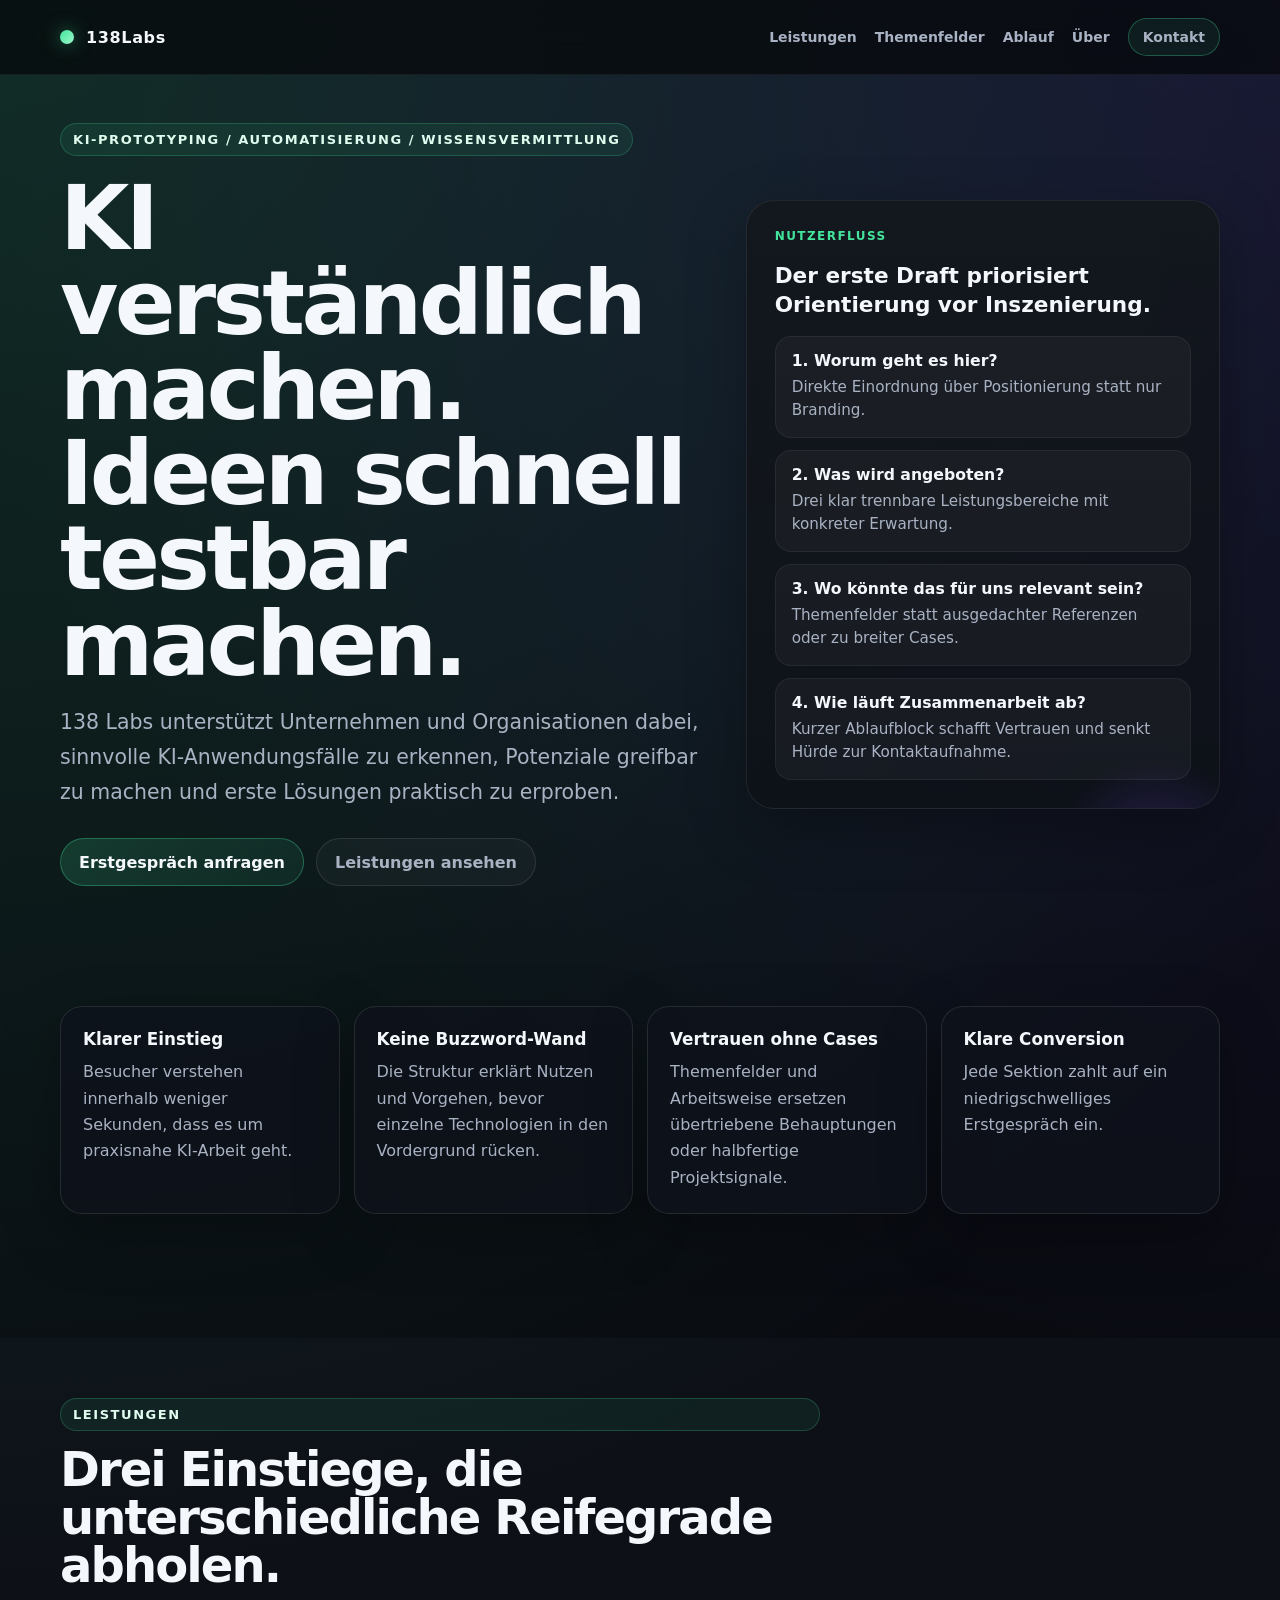
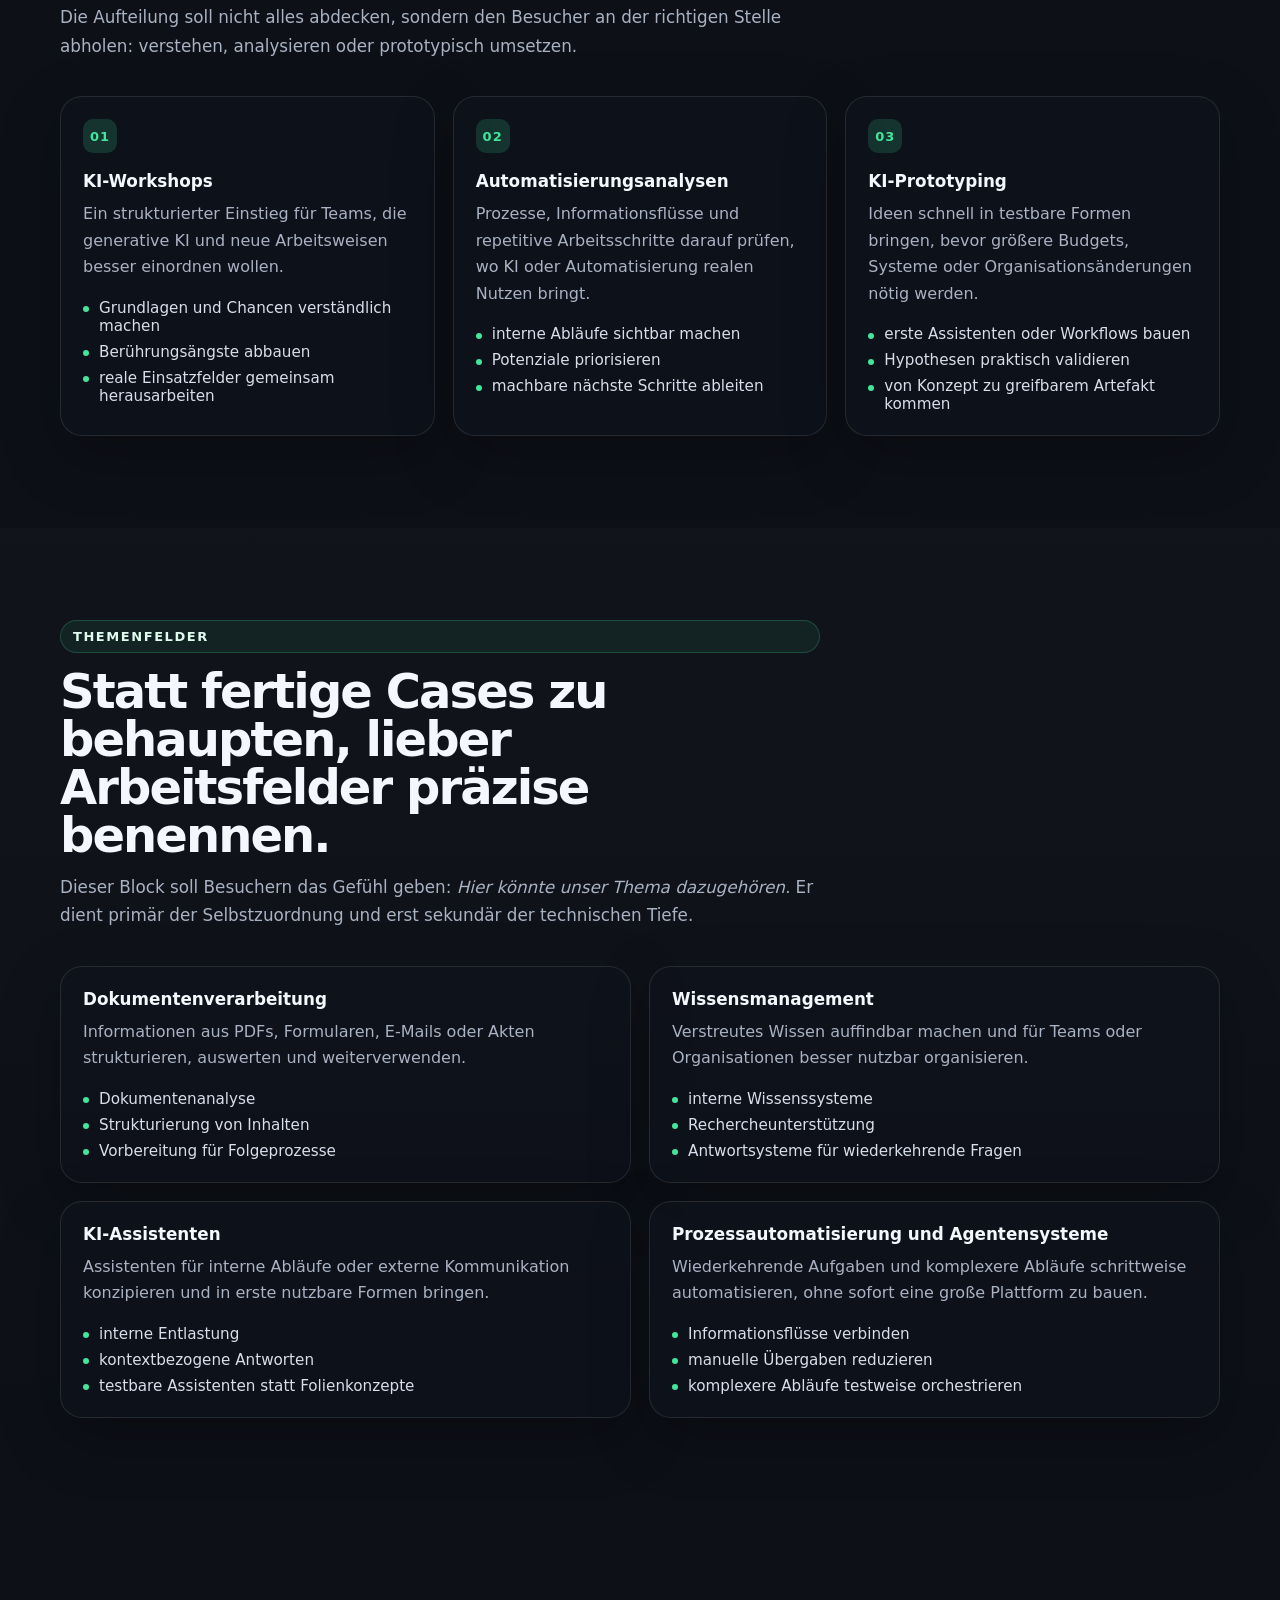
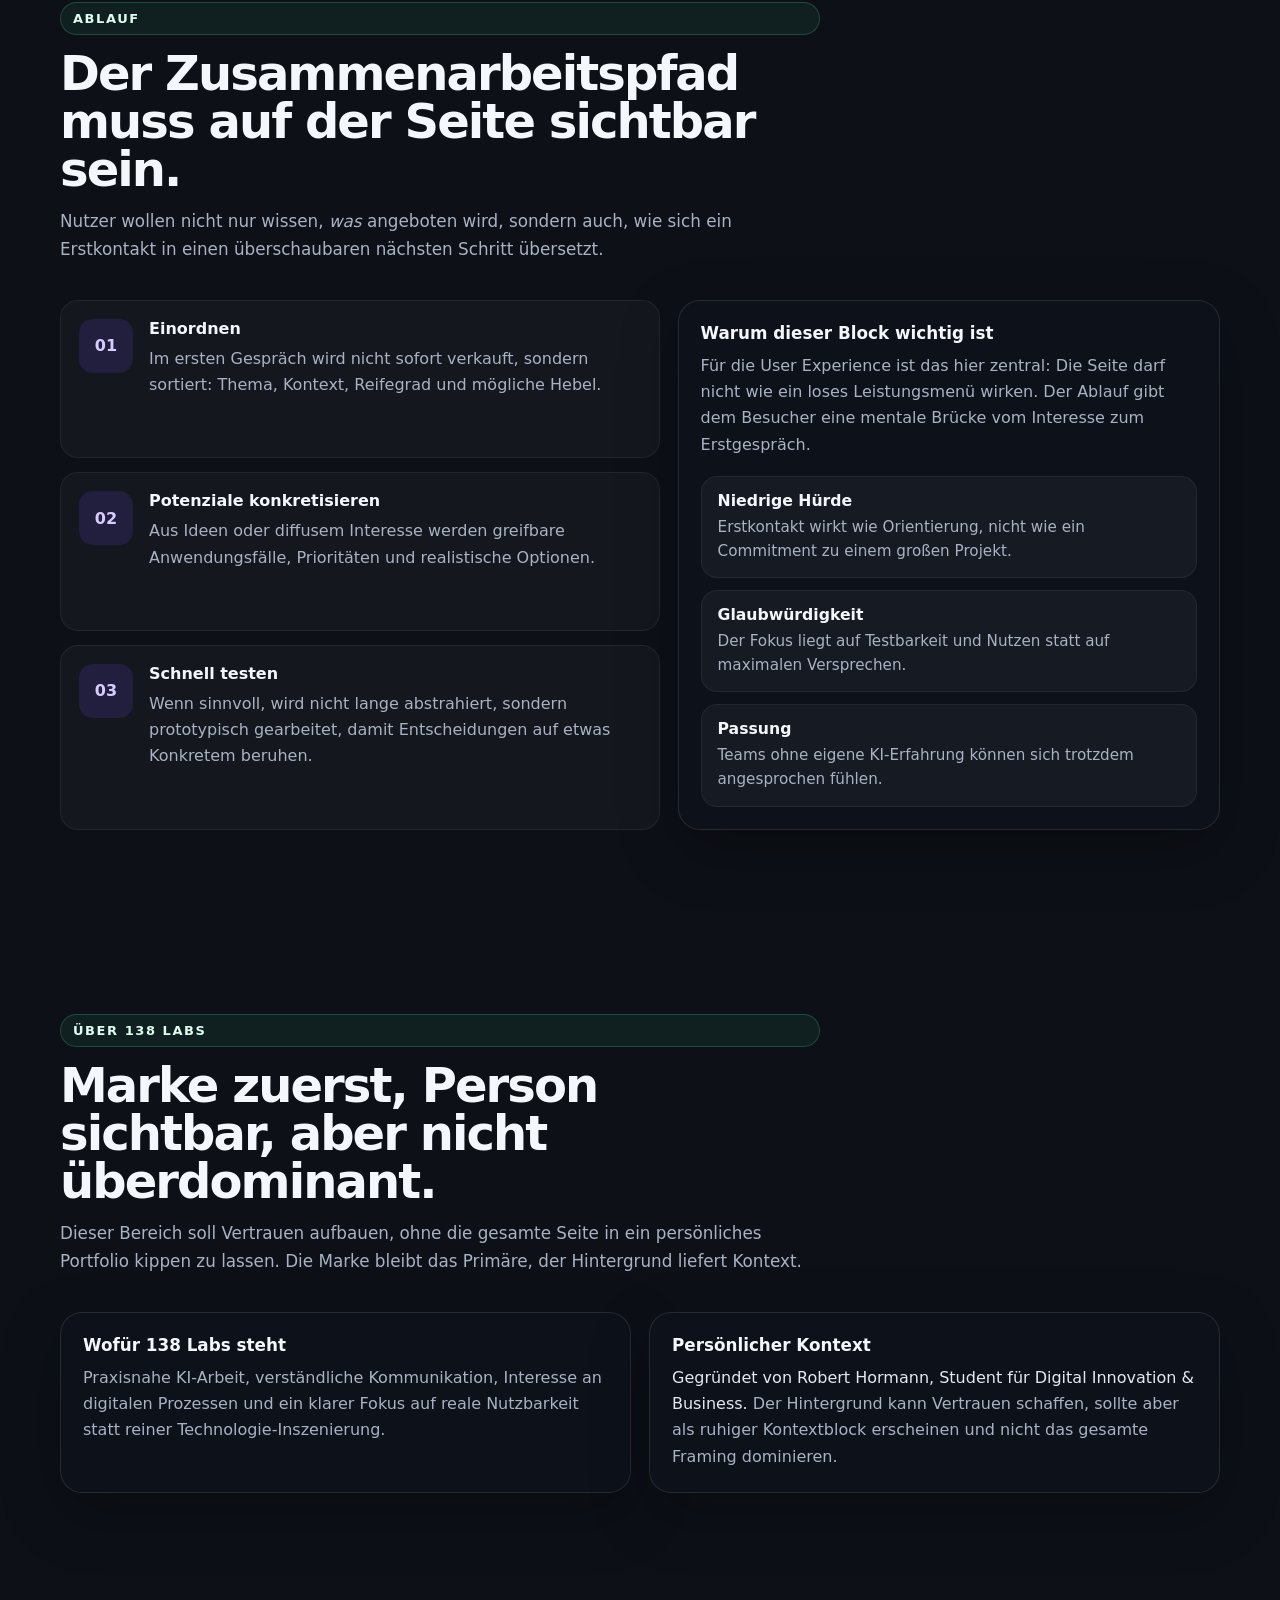
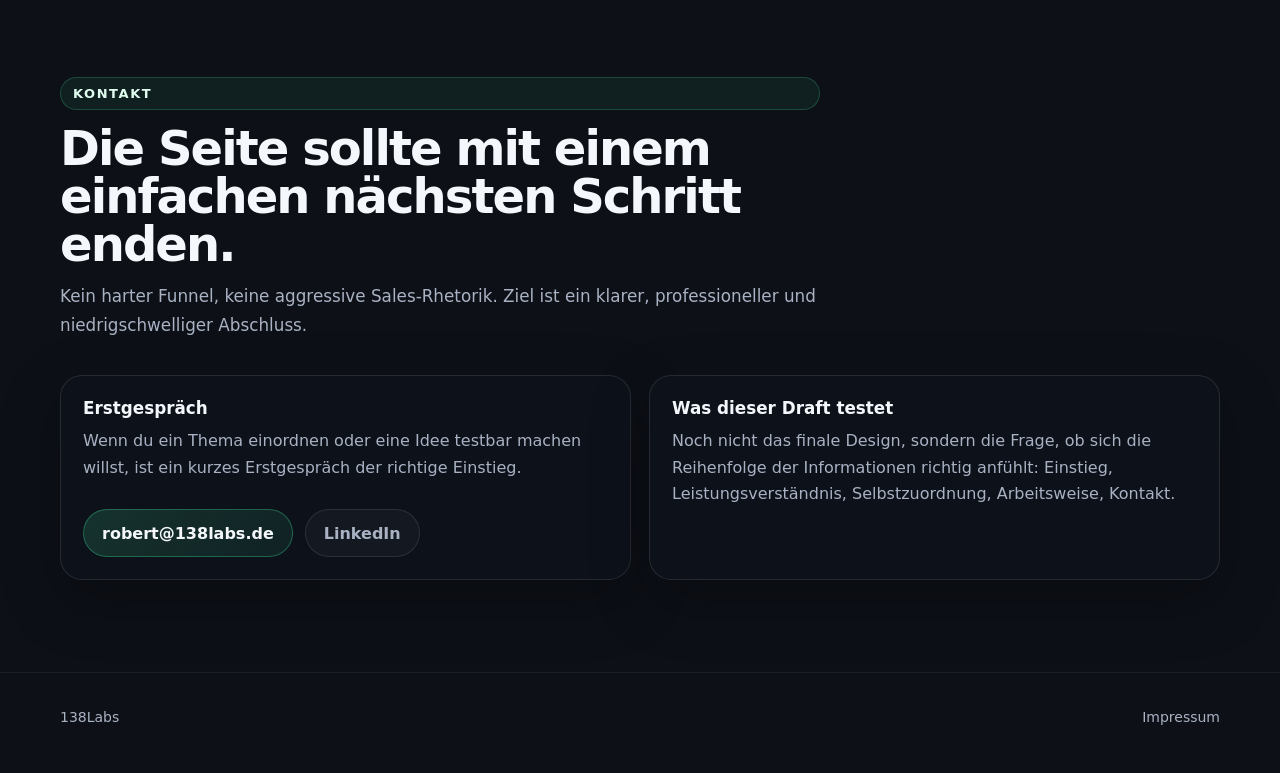
<file: index_referenz.html>
<!doctype html>
<html lang="de">
<head>
  <meta charset="utf-8" />
  <meta name="viewport" content="width=device-width, initial-scale=1" />
  <title>138Labs</title>
  <meta
    name="description"
    content="138 Labs unterstützt Unternehmen und Organisationen dabei, KI-Potenziale zu erkennen, Ideen schnell zu testen und praktisch umzusetzen."
  />
  <link rel="icon" type="image/svg+xml" href="favicon.svg" />
  <link rel="icon" type="image/png" href="favicon.png" />
  <style>
    :root {
      --bg: #06070b;
      --bg-soft: #0d1017;
      --panel: rgba(15, 18, 28, 0.78);
      --panel-strong: #10131d;
      --text: #f4f7fb;
      --muted: #a9b2c3;
      --line: rgba(255, 255, 255, 0.1);
      --green: #42e59b;
      --green-soft: rgba(66, 229, 155, 0.16);
      --violet: #7c4dff;
      --max: 1160px;
      --radius: 22px;
      --shadow: 0 20px 60px rgba(0, 0, 0, 0.28);
    }

    * {
      box-sizing: border-box;
    }

    html {
      scroll-behavior: smooth;
    }

    body {
      margin: 0;
      font-family: Inter, ui-sans-serif, system-ui, -apple-system, BlinkMacSystemFont, "Segoe UI", sans-serif;
      color: var(--text);
      background:
        radial-gradient(circle at top left, rgba(66, 229, 155, 0.16), transparent 28%),
        radial-gradient(circle at top right, rgba(124, 77, 255, 0.14), transparent 24%),
        linear-gradient(180deg, #07090f 0%, #090b11 24%, #0d1017 24%, #0d1017 100%);
      overflow-x: hidden;
    }

    a {
      color: inherit;
    }

    .shell {
      width: min(calc(100% - 40px), var(--max));
      margin: 0 auto;
    }

    .site-header {
      position: sticky;
      top: 0;
      z-index: 20;
      backdrop-filter: blur(16px);
      background: rgba(6, 7, 11, 0.72);
      border-bottom: 1px solid rgba(255, 255, 255, 0.06);
    }

    .site-header .shell {
      display: flex;
      align-items: center;
      justify-content: space-between;
      gap: 24px;
      padding: 18px 0;
    }

    .brand {
      display: inline-flex;
      align-items: center;
      gap: 12px;
      font-weight: 800;
      text-decoration: none;
      letter-spacing: 0.04em;
    }

    .brand-mark {
      width: 14px;
      height: 14px;
      border-radius: 999px;
      background: linear-gradient(135deg, var(--green), #9df8cb);
      box-shadow: 0 0 18px rgba(66, 229, 155, 0.5);
      flex: 0 0 auto;
    }

    .site-nav {
      display: flex;
      flex-wrap: wrap;
      gap: 18px;
      align-items: center;
    }

    .site-nav a {
      color: var(--muted);
      text-decoration: none;
      font-size: 14px;
      font-weight: 700;
    }

    .site-nav a:hover,
    .site-nav a:focus-visible {
      color: var(--text);
      outline: none;
    }

    .nav-cta {
      padding: 10px 14px;
      border-radius: 999px;
      border: 1px solid rgba(66, 229, 155, 0.3);
      background: rgba(66, 229, 155, 0.08);
      color: var(--text);
    }

    main {
      display: block;
    }

    section {
      padding: 92px 0;
    }

    .hero {
      padding-top: 48px;
      min-height: calc(100svh - 76px);
      display: flex;
      align-items: center;
    }

    .hero-grid {
      display: grid;
      grid-template-columns: minmax(0, 1.15fr) minmax(320px, 0.85fr);
      gap: 44px;
      align-items: center;
    }

    .eyebrow {
      display: inline-flex;
      align-items: center;
      gap: 10px;
      padding: 8px 12px;
      border-radius: 999px;
      border: 1px solid rgba(66, 229, 155, 0.22);
      background: rgba(66, 229, 155, 0.08);
      color: #dffcef;
      font-size: 13px;
      font-weight: 800;
      letter-spacing: 0.12em;
      text-transform: uppercase;
    }

    .hero-copy h1 {
      margin: 20px 0 18px;
      max-width: 12ch;
      font-size: clamp(3.6rem, 7vw, 6.4rem);
      line-height: 0.95;
      letter-spacing: -0.04em;
    }

    .hero-copy p {
      margin: 0;
      max-width: 62ch;
      color: var(--muted);
      font-size: clamp(1.05rem, 1.6vw, 1.3rem);
      line-height: 1.72;
    }

    .hero-actions,
    .contact-actions {
      display: flex;
      flex-wrap: wrap;
      gap: 12px;
      margin-top: 28px;
    }

    .button {
      display: inline-flex;
      align-items: center;
      justify-content: center;
      min-height: 48px;
      padding: 12px 18px;
      border-radius: 999px;
      border: 1px solid var(--line);
      text-decoration: none;
      font-weight: 800;
      transition: transform 180ms ease, border-color 180ms ease, background 180ms ease;
    }

    .button:hover,
    .button:focus-visible {
      transform: translateY(-1px);
      outline: none;
    }

    .button-primary {
      border-color: rgba(66, 229, 155, 0.32);
      background: linear-gradient(135deg, rgba(66, 229, 155, 0.16), rgba(66, 229, 155, 0.08));
    }

    .button-secondary {
      background: rgba(255, 255, 255, 0.03);
      color: var(--muted);
    }

    .hero-panel {
      position: relative;
      padding: 28px;
      border-radius: 28px;
      background:
        linear-gradient(180deg, rgba(255, 255, 255, 0.04), rgba(255, 255, 255, 0.02)),
        rgba(9, 12, 19, 0.88);
      border: 1px solid rgba(255, 255, 255, 0.08);
      box-shadow: var(--shadow);
      overflow: hidden;
    }

    .hero-panel::before {
      content: "";
      position: absolute;
      inset: auto -10% -28% auto;
      width: 220px;
      height: 220px;
      border-radius: 50%;
      background: radial-gradient(circle, rgba(124, 77, 255, 0.26), transparent 70%);
      pointer-events: none;
    }

    .panel-label {
      color: var(--green);
      font-size: 12px;
      font-weight: 800;
      letter-spacing: 0.12em;
      text-transform: uppercase;
    }

    .panel-title {
      margin: 18px 0 16px;
      font-size: 1.35rem;
      line-height: 1.35;
    }

    .flow-list,
    .metric-list {
      display: grid;
      gap: 12px;
    }

    .flow-item,
    .metric-item {
      padding: 14px 16px;
      border-radius: 16px;
      background: rgba(255, 255, 255, 0.04);
      border: 1px solid rgba(255, 255, 255, 0.06);
    }

    .flow-item strong,
    .metric-item strong {
      display: block;
      margin-bottom: 6px;
      font-size: 0.98rem;
    }

    .flow-item span,
    .metric-item span {
      color: var(--muted);
      font-size: 0.95rem;
      line-height: 1.55;
    }

    .section-head {
      display: grid;
      gap: 14px;
      margin-bottom: 36px;
      max-width: 760px;
    }

    .section-head h2 {
      margin: 0;
      font-size: clamp(2rem, 4vw, 3rem);
      line-height: 1;
      letter-spacing: -0.04em;
    }

    .section-head p {
      margin: 0;
      color: var(--muted);
      font-size: 1.05rem;
      line-height: 1.7;
    }

    .experience-strip {
      padding-top: 28px;
    }

    .strip-grid {
      display: grid;
      grid-template-columns: repeat(4, minmax(0, 1fr));
      gap: 14px;
    }

    .strip-card,
    .service-card,
    .theme-card,
    .about-card,
    .contact-card {
      padding: 22px;
      border-radius: var(--radius);
      border: 1px solid var(--line);
      background: var(--panel);
      box-shadow: var(--shadow);
    }

    .strip-card strong,
    .service-card h3,
    .theme-card h3,
    .about-card h3,
    .contact-card h3 {
      display: block;
      margin: 0 0 10px;
      font-size: 1.05rem;
    }

    .strip-card p,
    .service-card p,
    .theme-card p,
    .about-card p,
    .contact-card p {
      margin: 0;
      color: var(--muted);
      line-height: 1.65;
    }

    .services-grid {
      display: grid;
      grid-template-columns: repeat(3, minmax(0, 1fr));
      gap: 18px;
    }

    .card-index {
      display: inline-flex;
      width: 34px;
      height: 34px;
      align-items: center;
      justify-content: center;
      margin-bottom: 18px;
      border-radius: 10px;
      background: var(--green-soft);
      color: var(--green);
      font-size: 13px;
      font-weight: 800;
      letter-spacing: 0.08em;
      text-transform: uppercase;
    }

    .service-points,
    .theme-points {
      display: grid;
      gap: 8px;
      margin-top: 18px;
      color: #d8deea;
      font-size: 0.95rem;
    }

    .service-points span,
    .theme-points span {
      position: relative;
      padding-left: 16px;
    }

    .service-points span::before,
    .theme-points span::before {
      content: "";
      position: absolute;
      left: 0;
      top: 0.7em;
      width: 6px;
      height: 6px;
      border-radius: 999px;
      background: var(--green);
      transform: translateY(-50%);
    }

    .themes {
      background: linear-gradient(180deg, rgba(255, 255, 255, 0.015), rgba(255, 255, 255, 0));
    }

    .themes-grid {
      display: grid;
      grid-template-columns: repeat(2, minmax(0, 1fr));
      gap: 18px;
    }

    .theme-card {
      min-height: 200px;
    }

    .process-grid {
      display: grid;
      grid-template-columns: 1.05fr 0.95fr;
      gap: 18px;
    }

    .process-steps {
      display: grid;
      gap: 14px;
    }

    .step {
      display: grid;
      grid-template-columns: 54px minmax(0, 1fr);
      gap: 16px;
      align-items: start;
      padding: 18px;
      border-radius: 18px;
      background: rgba(255, 255, 255, 0.03);
      border: 1px solid rgba(255, 255, 255, 0.06);
    }

    .step-number {
      display: inline-flex;
      align-items: center;
      justify-content: center;
      width: 54px;
      height: 54px;
      border-radius: 14px;
      background: rgba(124, 77, 255, 0.14);
      color: #d8cbff;
      font-weight: 800;
    }

    .step strong {
      display: block;
      margin-bottom: 8px;
      font-size: 1rem;
    }

    .step p {
      margin: 0;
      color: var(--muted);
      line-height: 1.65;
    }

    .about-grid,
    .contact-grid {
      display: grid;
      grid-template-columns: repeat(2, minmax(0, 1fr));
      gap: 18px;
    }

    .about-card em {
      color: #e3e8f3;
      font-style: normal;
    }

    .legal {
      padding: 36px 0 48px;
      border-top: 1px solid rgba(255, 255, 255, 0.06);
    }

    .legal .shell {
      display: flex;
      align-items: center;
      justify-content: space-between;
      gap: 14px;
      color: var(--muted);
      font-size: 14px;
    }

    .legal a {
      text-decoration: none;
    }

    .legal a:hover,
    .legal a:focus-visible {
      color: var(--text);
      outline: none;
    }

    @media (max-width: 1080px) {
      .hero-grid,
      .process-grid,
      .about-grid,
      .contact-grid {
        grid-template-columns: 1fr;
      }

      .strip-grid,
      .services-grid,
      .themes-grid {
        grid-template-columns: repeat(2, minmax(0, 1fr));
      }
    }

    @media (max-width: 760px) {
      .site-header .shell {
        align-items: flex-start;
        flex-direction: column;
      }

      section {
        padding: 74px 0;
      }

      .hero {
        min-height: auto;
        padding-top: 24px;
      }

      .shell {
        width: min(calc(100% - 28px), var(--max));
      }

      .strip-grid,
      .services-grid,
      .themes-grid,
      .about-grid,
      .contact-grid {
        grid-template-columns: 1fr;
      }

      .legal .shell {
        align-items: flex-start;
        flex-direction: column;
      }
    }

    @media (prefers-reduced-motion: reduce) {
      html {
        scroll-behavior: auto;
      }

      .button {
        transition: none;
      }
    }
  </style>
</head>
<body>
  <header class="site-header">
    <div class="shell">
      <a class="brand" href="#top" aria-label="138Labs Startseite">
        <span class="brand-mark" aria-hidden="true"></span>
        <span>138Labs</span>
      </a>
      <nav class="site-nav" aria-label="Seitennavigation">
        <a href="#leistungen">Leistungen</a>
        <a href="#themenfelder">Themenfelder</a>
        <a href="#ablauf">Ablauf</a>
        <a href="#ueber">Über</a>
        <a class="nav-cta" href="#kontakt">Kontakt</a>
      </nav>
    </div>
  </header>

  <main id="top">
    <section class="hero">
      <div class="shell hero-grid">
        <div class="hero-copy">
          <div class="eyebrow">KI-Prototyping / Automatisierung / Wissensvermittlung</div>
          <h1>KI verständlich machen. Ideen schnell testbar machen.</h1>
          <p>
            138 Labs unterstützt Unternehmen und Organisationen dabei, sinnvolle KI-Anwendungsfälle
            zu erkennen, Potenziale greifbar zu machen und erste Lösungen praktisch zu erproben.
          </p>
          <div class="hero-actions">
            <a class="button button-primary" href="#kontakt">Erstgespräch anfragen</a>
            <a class="button button-secondary" href="#leistungen">Leistungen ansehen</a>
          </div>
        </div>

        <aside class="hero-panel" aria-label="Seitenlogik">
          <div class="panel-label">Nutzerfluss</div>
          <h2 class="panel-title">Der erste Draft priorisiert Orientierung vor Inszenierung.</h2>
          <div class="flow-list">
            <div class="flow-item">
              <strong>1. Worum geht es hier?</strong>
              <span>Direkte Einordnung über Positionierung statt nur Branding.</span>
            </div>
            <div class="flow-item">
              <strong>2. Was wird angeboten?</strong>
              <span>Drei klar trennbare Leistungsbereiche mit konkreter Erwartung.</span>
            </div>
            <div class="flow-item">
              <strong>3. Wo könnte das für uns relevant sein?</strong>
              <span>Themenfelder statt ausgedachter Referenzen oder zu breiter Cases.</span>
            </div>
            <div class="flow-item">
              <strong>4. Wie läuft Zusammenarbeit ab?</strong>
              <span>Kurzer Ablaufblock schafft Vertrauen und senkt Hürde zur Kontaktaufnahme.</span>
            </div>
          </div>
        </aside>
      </div>
    </section>

    <section class="experience-strip" aria-label="Wirkung der Seite">
      <div class="shell strip-grid">
        <article class="strip-card">
          <strong>Klarer Einstieg</strong>
          <p>Besucher verstehen innerhalb weniger Sekunden, dass es um praxisnahe KI-Arbeit geht.</p>
        </article>
        <article class="strip-card">
          <strong>Keine Buzzword-Wand</strong>
          <p>Die Struktur erklärt Nutzen und Vorgehen, bevor einzelne Technologien in den Vordergrund rücken.</p>
        </article>
        <article class="strip-card">
          <strong>Vertrauen ohne Cases</strong>
          <p>Themenfelder und Arbeitsweise ersetzen übertriebene Behauptungen oder halbfertige Projektsignale.</p>
        </article>
        <article class="strip-card">
          <strong>Klare Conversion</strong>
          <p>Jede Sektion zahlt auf ein niedrigschwelliges Erstgespräch ein.</p>
        </article>
      </div>
    </section>

    <section id="leistungen">
      <div class="shell">
        <div class="section-head">
          <div class="eyebrow">Leistungen</div>
          <h2>Drei Einstiege, die unterschiedliche Reifegrade abholen.</h2>
          <p>
            Die Aufteilung soll nicht alles abdecken, sondern den Besucher an der richtigen Stelle abholen:
            verstehen, analysieren oder prototypisch umsetzen.
          </p>
        </div>

        <div class="services-grid">
          <article class="service-card">
            <div class="card-index">01</div>
            <h3>KI-Workshops</h3>
            <p>Ein strukturierter Einstieg für Teams, die generative KI und neue Arbeitsweisen besser einordnen wollen.</p>
            <div class="service-points">
              <span>Grundlagen und Chancen verständlich machen</span>
              <span>Berührungsängste abbauen</span>
              <span>reale Einsatzfelder gemeinsam herausarbeiten</span>
            </div>
          </article>

          <article class="service-card">
            <div class="card-index">02</div>
            <h3>Automatisierungsanalysen</h3>
            <p>Prozesse, Informationsflüsse und repetitive Arbeitsschritte darauf prüfen, wo KI oder Automatisierung realen Nutzen bringt.</p>
            <div class="service-points">
              <span>interne Abläufe sichtbar machen</span>
              <span>Potenziale priorisieren</span>
              <span>machbare nächste Schritte ableiten</span>
            </div>
          </article>

          <article class="service-card">
            <div class="card-index">03</div>
            <h3>KI-Prototyping</h3>
            <p>Ideen schnell in testbare Formen bringen, bevor größere Budgets, Systeme oder Organisationsänderungen nötig werden.</p>
            <div class="service-points">
              <span>erste Assistenten oder Workflows bauen</span>
              <span>Hypothesen praktisch validieren</span>
              <span>von Konzept zu greifbarem Artefakt kommen</span>
            </div>
          </article>
        </div>
      </div>
    </section>

    <section class="themes" id="themenfelder">
      <div class="shell">
        <div class="section-head">
          <div class="eyebrow">Themenfelder</div>
          <h2>Statt fertige Cases zu behaupten, lieber Arbeitsfelder präzise benennen.</h2>
          <p>
            Dieser Block soll Besuchern das Gefühl geben: <em>Hier könnte unser Thema dazugehören.</em>
            Er dient primär der Selbstzuordnung und erst sekundär der technischen Tiefe.
          </p>
        </div>

        <div class="themes-grid">
          <article class="theme-card">
            <h3>Dokumentenverarbeitung</h3>
            <p>Informationen aus PDFs, Formularen, E-Mails oder Akten strukturieren, auswerten und weiterverwenden.</p>
            <div class="theme-points">
              <span>Dokumentenanalyse</span>
              <span>Strukturierung von Inhalten</span>
              <span>Vorbereitung für Folgeprozesse</span>
            </div>
          </article>

          <article class="theme-card">
            <h3>Wissensmanagement</h3>
            <p>Verstreutes Wissen auffindbar machen und für Teams oder Organisationen besser nutzbar organisieren.</p>
            <div class="theme-points">
              <span>interne Wissenssysteme</span>
              <span>Rechercheunterstützung</span>
              <span>Antwortsysteme für wiederkehrende Fragen</span>
            </div>
          </article>

          <article class="theme-card">
            <h3>KI-Assistenten</h3>
            <p>Assistenten für interne Abläufe oder externe Kommunikation konzipieren und in erste nutzbare Formen bringen.</p>
            <div class="theme-points">
              <span>interne Entlastung</span>
              <span>kontextbezogene Antworten</span>
              <span>testbare Assistenten statt Folienkonzepte</span>
            </div>
          </article>

          <article class="theme-card">
            <h3>Prozessautomatisierung und Agentensysteme</h3>
            <p>Wiederkehrende Aufgaben und komplexere Abläufe schrittweise automatisieren, ohne sofort eine große Plattform zu bauen.</p>
            <div class="theme-points">
              <span>Informationsflüsse verbinden</span>
              <span>manuelle Übergaben reduzieren</span>
              <span>komplexere Abläufe testweise orchestrieren</span>
            </div>
          </article>
        </div>
      </div>
    </section>

    <section id="ablauf">
      <div class="shell">
        <div class="section-head">
          <div class="eyebrow">Ablauf</div>
          <h2>Der Zusammenarbeitspfad muss auf der Seite sichtbar sein.</h2>
          <p>
            Nutzer wollen nicht nur wissen, <em>was</em> angeboten wird, sondern auch, wie sich ein Erstkontakt
            in einen überschaubaren nächsten Schritt übersetzt.
          </p>
        </div>

        <div class="process-grid">
          <div class="process-steps">
            <article class="step">
              <div class="step-number">01</div>
              <div>
                <strong>Einordnen</strong>
                <p>Im ersten Gespräch wird nicht sofort verkauft, sondern sortiert: Thema, Kontext, Reifegrad und mögliche Hebel.</p>
              </div>
            </article>
            <article class="step">
              <div class="step-number">02</div>
              <div>
                <strong>Potenziale konkretisieren</strong>
                <p>Aus Ideen oder diffusem Interesse werden greifbare Anwendungsfälle, Prioritäten und realistische Optionen.</p>
              </div>
            </article>
            <article class="step">
              <div class="step-number">03</div>
              <div>
                <strong>Schnell testen</strong>
                <p>Wenn sinnvoll, wird nicht lange abstrahiert, sondern prototypisch gearbeitet, damit Entscheidungen auf etwas Konkretem beruhen.</p>
              </div>
            </article>
          </div>

          <aside class="contact-card">
            <h3>Warum dieser Block wichtig ist</h3>
            <p>
              Für die User Experience ist das hier zentral: Die Seite darf nicht wie ein loses Leistungsmenü wirken.
              Der Ablauf gibt dem Besucher eine mentale Brücke vom Interesse zum Erstgespräch.
            </p>
            <div class="metric-list" style="margin-top: 18px;">
              <div class="metric-item">
                <strong>Niedrige Hürde</strong>
                <span>Erstkontakt wirkt wie Orientierung, nicht wie ein Commitment zu einem großen Projekt.</span>
              </div>
              <div class="metric-item">
                <strong>Glaubwürdigkeit</strong>
                <span>Der Fokus liegt auf Testbarkeit und Nutzen statt auf maximalen Versprechen.</span>
              </div>
              <div class="metric-item">
                <strong>Passung</strong>
                <span>Teams ohne eigene KI-Erfahrung können sich trotzdem angesprochen fühlen.</span>
              </div>
            </div>
          </aside>
        </div>
      </div>
    </section>

    <section id="ueber">
      <div class="shell">
        <div class="section-head">
          <div class="eyebrow">Über 138 Labs</div>
          <h2>Marke zuerst, Person sichtbar, aber nicht überdominant.</h2>
          <p>
            Dieser Bereich soll Vertrauen aufbauen, ohne die gesamte Seite in ein persönliches Portfolio kippen zu lassen.
            Die Marke bleibt das Primäre, der Hintergrund liefert Kontext.
          </p>
        </div>

        <div class="about-grid">
          <article class="about-card">
            <h3>Wofür 138 Labs steht</h3>
            <p>
              Praxisnahe KI-Arbeit, verständliche Kommunikation, Interesse an digitalen Prozessen und ein klarer Fokus
              auf reale Nutzbarkeit statt reiner Technologie-Inszenierung.
            </p>
          </article>
          <article class="about-card">
            <h3>Persönlicher Kontext</h3>
            <p>
              <em>Gegründet von Robert Hormann, Student für Digital Innovation &amp; Business.</em>
              Der Hintergrund kann Vertrauen schaffen, sollte aber als ruhiger Kontextblock erscheinen und nicht das gesamte Framing dominieren.
            </p>
          </article>
        </div>
      </div>
    </section>

    <section id="kontakt">
      <div class="shell">
        <div class="section-head">
          <div class="eyebrow">Kontakt</div>
          <h2>Die Seite sollte mit einem einfachen nächsten Schritt enden.</h2>
          <p>
            Kein harter Funnel, keine aggressive Sales-Rhetorik. Ziel ist ein klarer, professioneller und niedrigschwelliger Abschluss.
          </p>
        </div>

        <div class="contact-grid">
          <article class="contact-card">
            <h3>Erstgespräch</h3>
            <p>Wenn du ein Thema einordnen oder eine Idee testbar machen willst, ist ein kurzes Erstgespräch der richtige Einstieg.</p>
            <div class="contact-actions">
              <a class="button button-primary" href="mailto:robert@138labs.de">robert@138labs.de</a>
              <a class="button button-secondary" href="https://de.linkedin.com/in/robert-hormann-76a15621b" target="_blank" rel="noopener noreferrer">LinkedIn</a>
            </div>
          </article>

          <article class="contact-card">
            <h3>Was dieser Draft testet</h3>
            <p>
              Noch nicht das finale Design, sondern die Frage, ob sich die Reihenfolge der Informationen richtig anfühlt:
              Einstieg, Leistungsverständnis, Selbstzuordnung, Arbeitsweise, Kontakt.
            </p>
          </article>
        </div>
      </div>
    </section>
  </main>

  <footer class="legal">
    <div class="shell">
      <span>138Labs</span>
      <a href="impressum.html">Impressum</a>
    </div>
  </footer>
</body>
</html>
</file>
<file: assets/fonts/fonts.css>
﻿@font-face {
  font-family: 'Fraunces';
  font-style: normal;
  font-weight: 300;
  font-display: swap;
  src: url(./font-0.woff2) format('woff2');
}
@font-face {
  font-family: 'Fraunces';
  font-style: normal;
  font-weight: 400;
  font-display: swap;
  src: url(./font-1.woff2) format('woff2');
}
@font-face {
  font-family: 'Fraunces';
  font-style: normal;
  font-weight: 500;
  font-display: swap;
  src: url(./font-2.woff2) format('woff2');
}
@font-face {
  font-family: 'Inter';
  font-style: normal;
  font-weight: 400;
  font-display: swap;
  src: url(./font-3.woff2) format('woff2');
}
@font-face {
  font-family: 'Inter';
  font-style: normal;
  font-weight: 500;
  font-display: swap;
  src: url(./font-4.woff2) format('woff2');
}
@font-face {
  font-family: 'Inter';
  font-style: normal;
  font-weight: 600;
  font-display: swap;
  src: url(./font-5.woff2) format('woff2');
}
@font-face {
  font-family: 'Inter';
  font-style: normal;
  font-weight: 700;
  font-display: swap;
  src: url(./font-6.woff2) format('woff2');
}
@font-face {
  font-family: 'Inter';
  font-style: normal;
  font-weight: 800;
  font-display: swap;
  src: url(./font-7.woff2) format('woff2');
}
@font-face {
  font-family: 'JetBrains Mono';
  font-style: normal;
  font-weight: 500;
  font-display: swap;
  src: url(./font-8.woff2) format('woff2');
}
@font-face {
  font-family: 'JetBrains Mono';
  font-style: normal;
  font-weight: 700;
  font-display: swap;
  src: url(./font-9.woff2) format('woff2');
}
</file>
